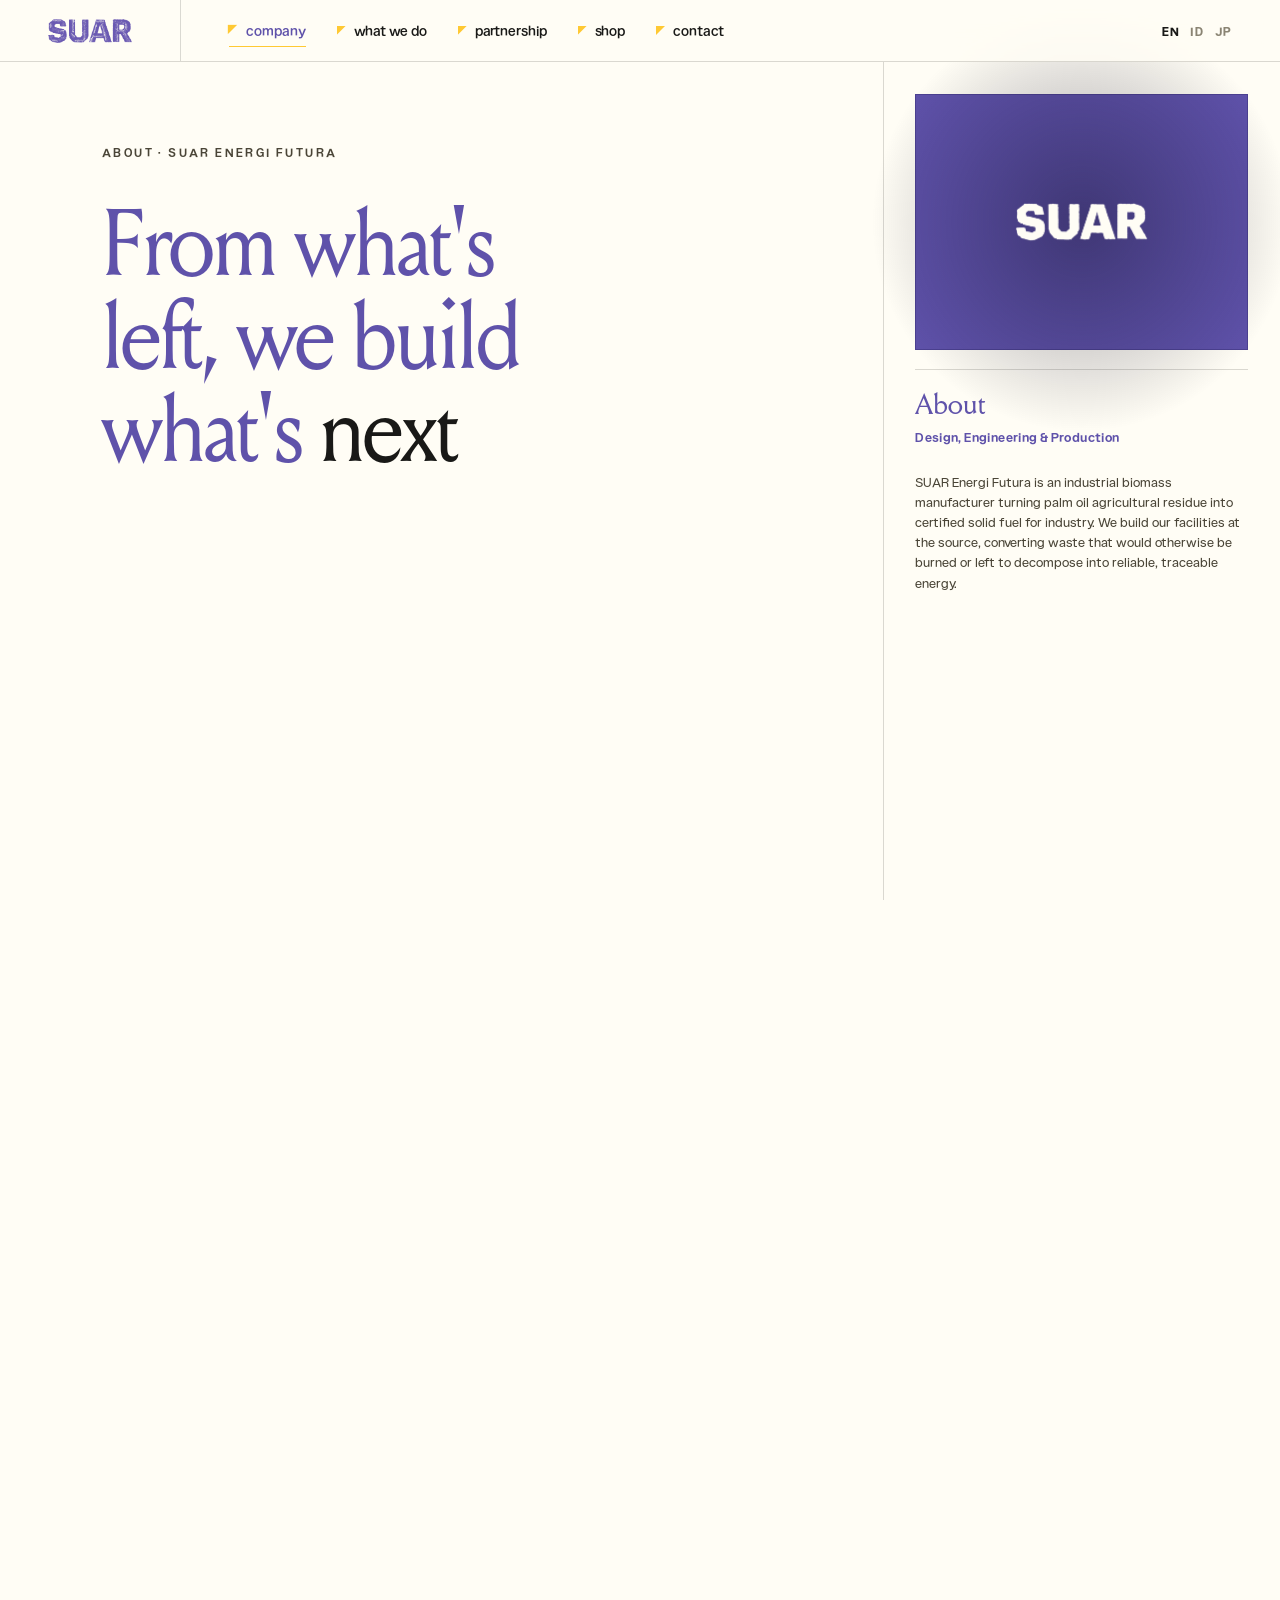
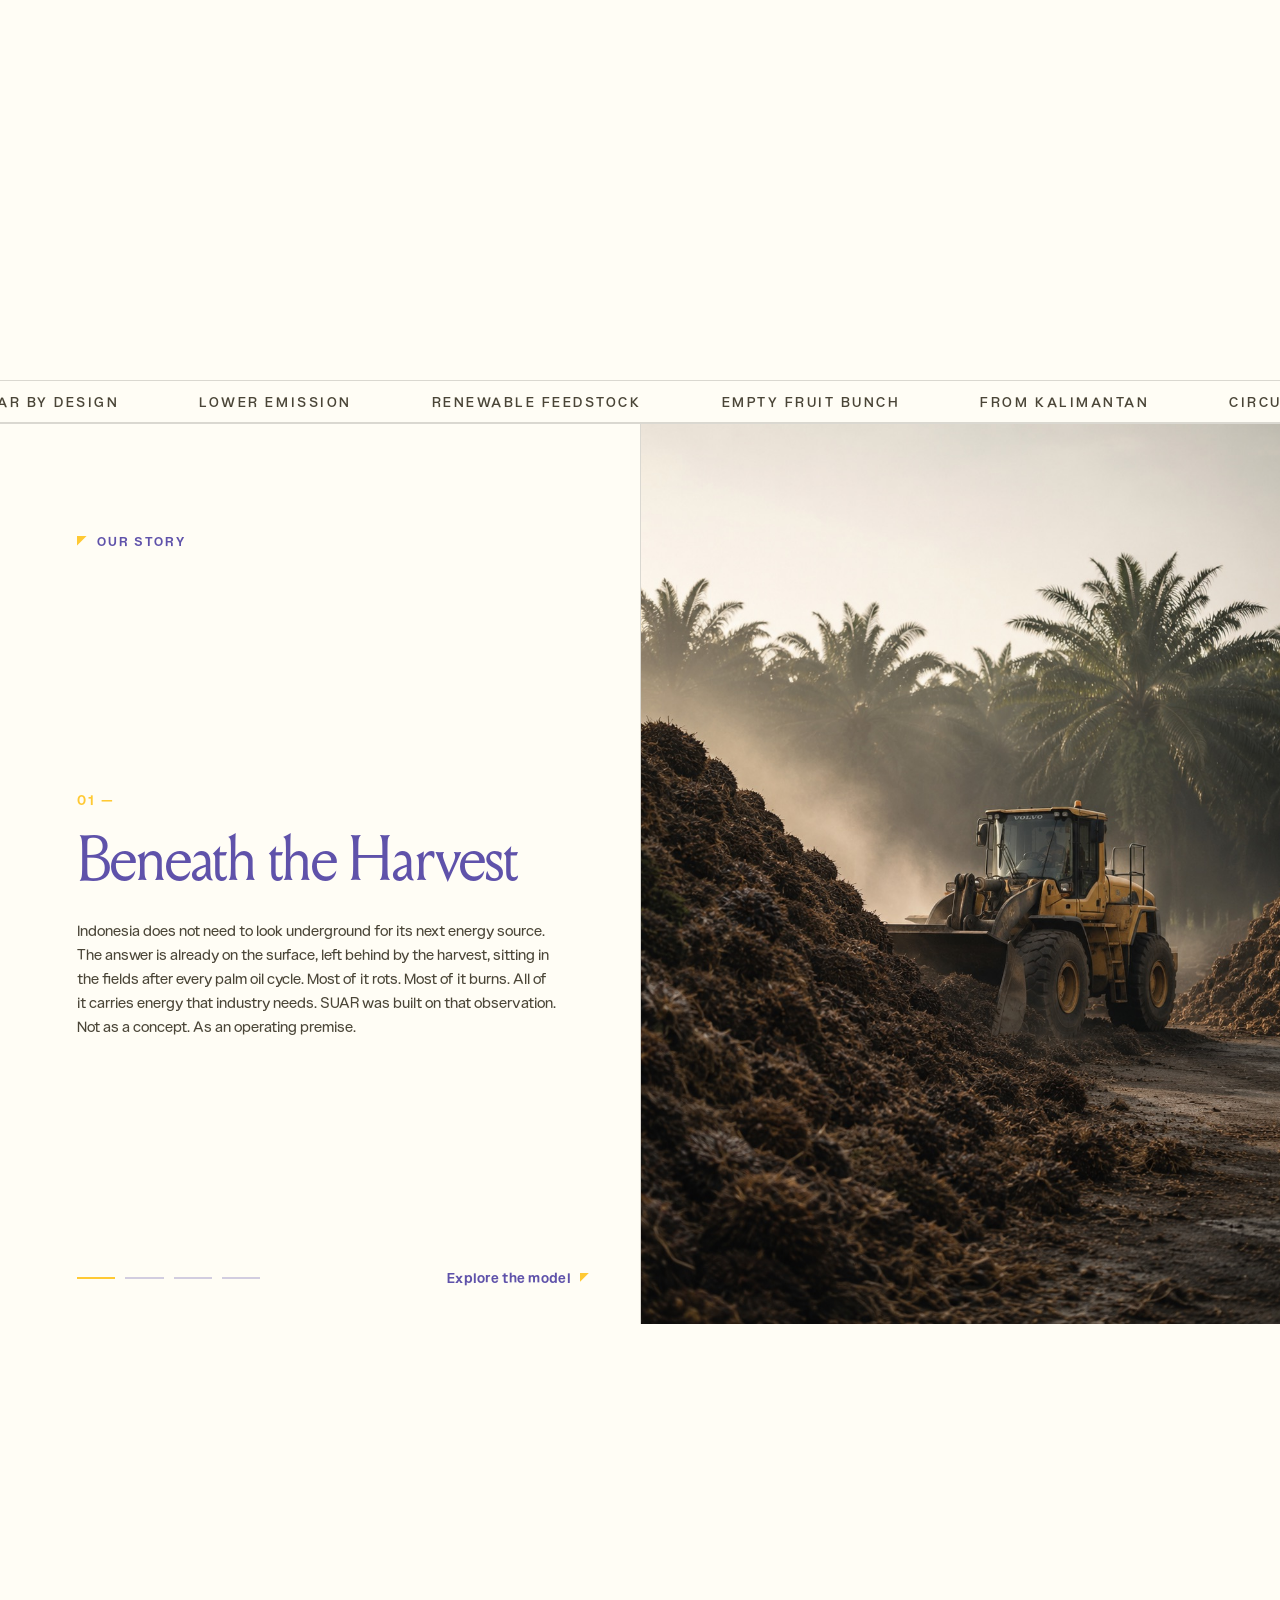
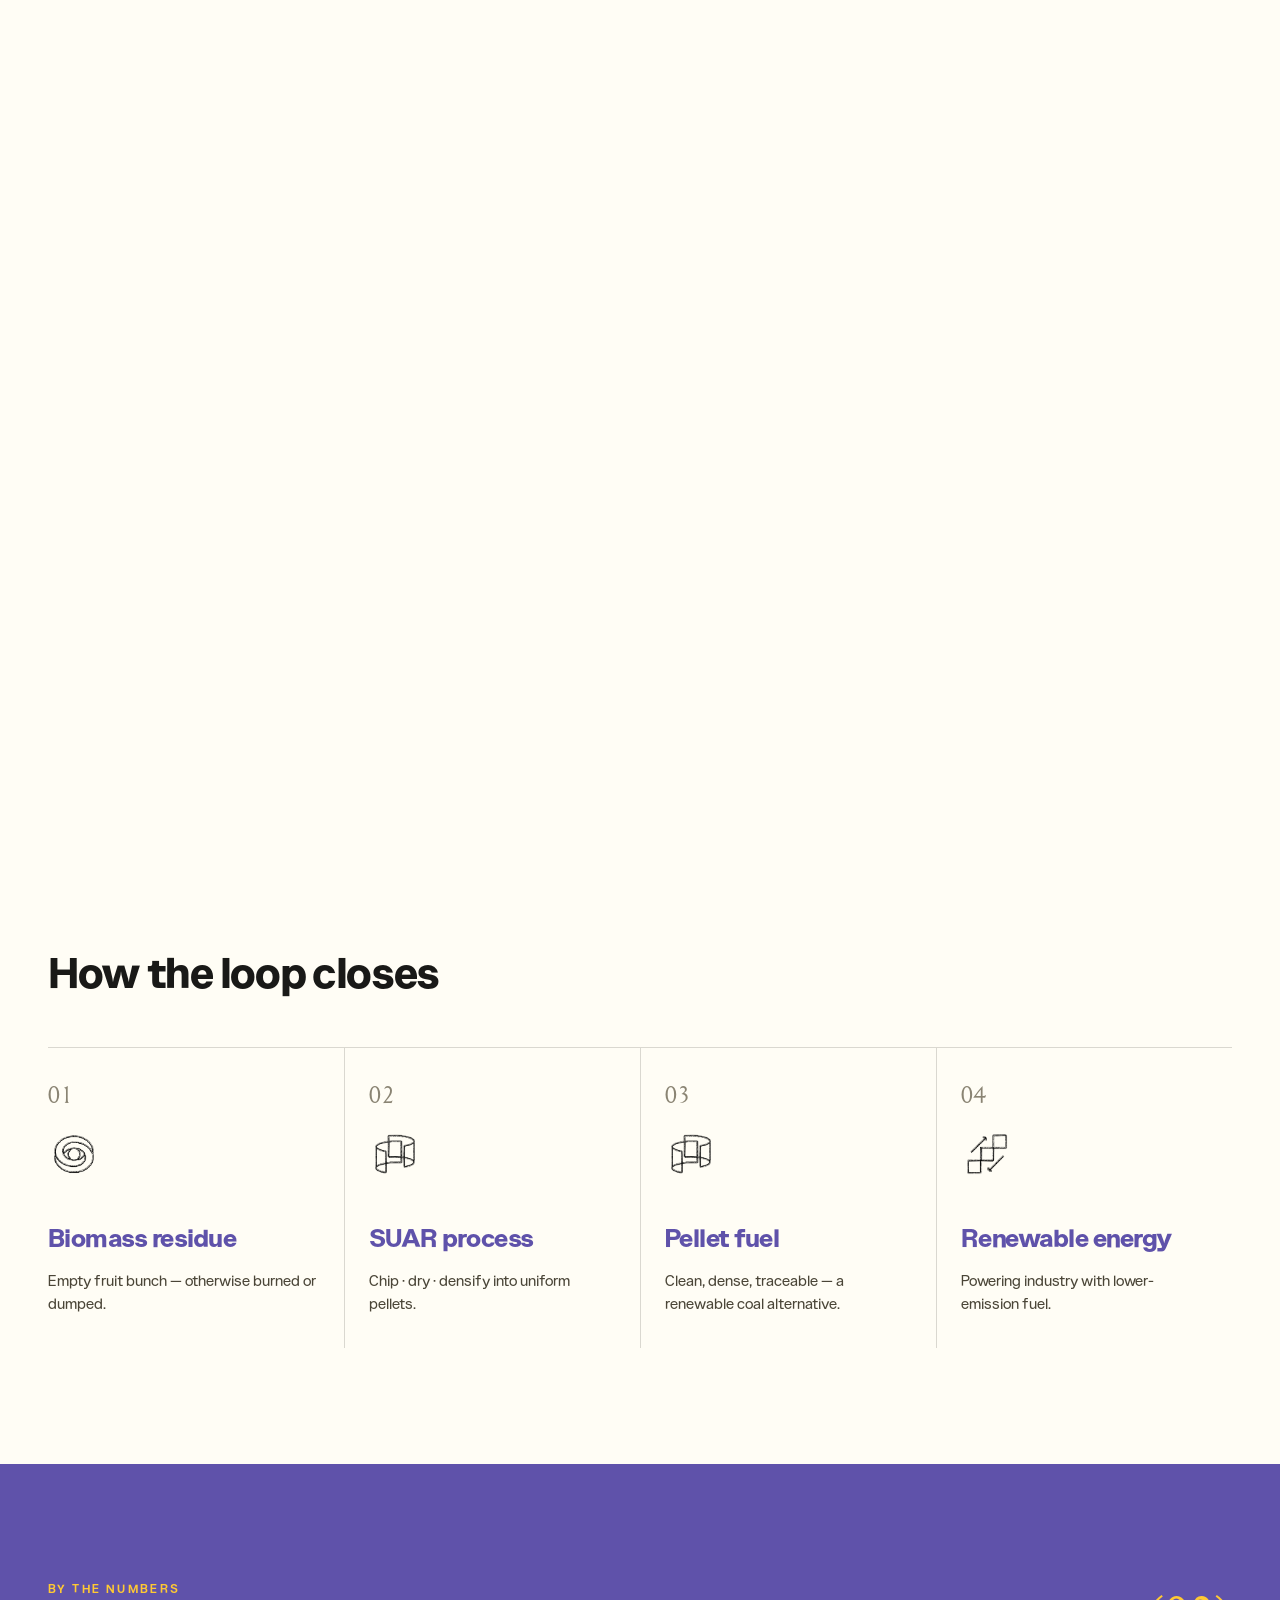
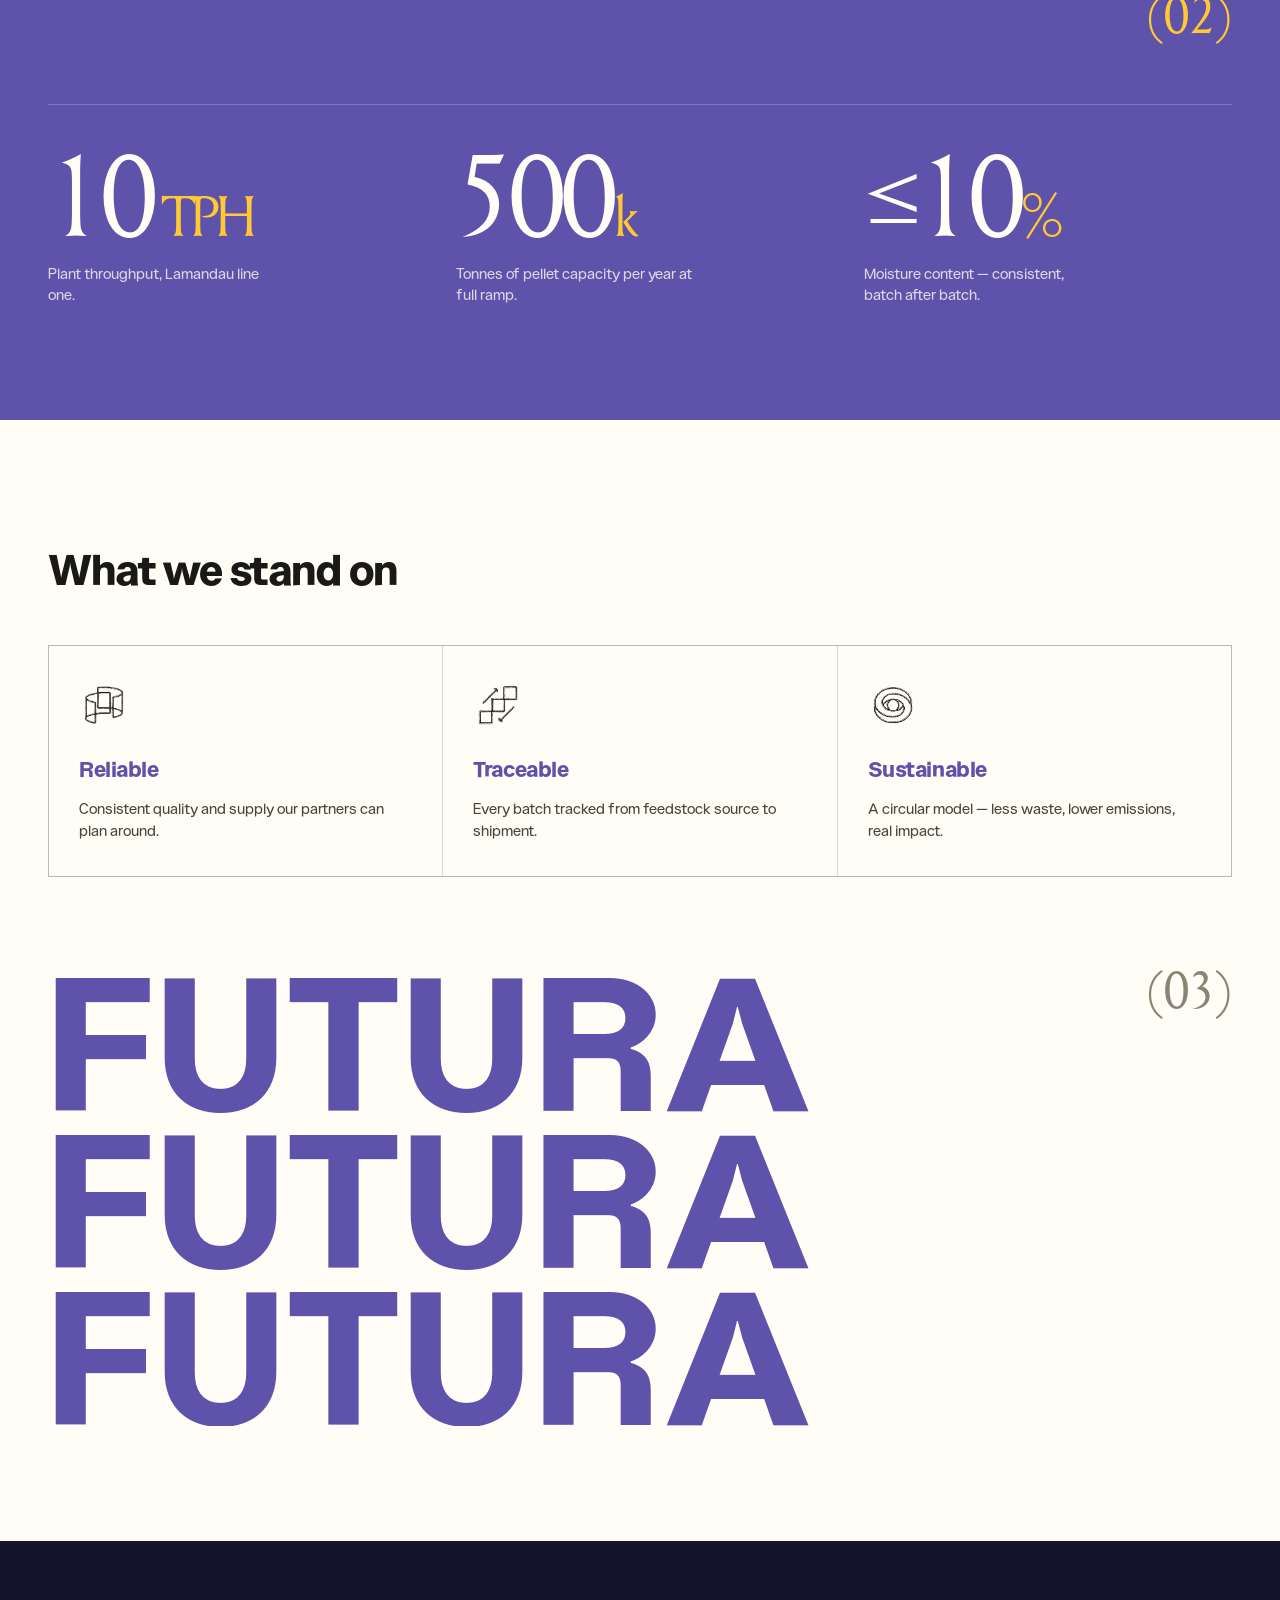
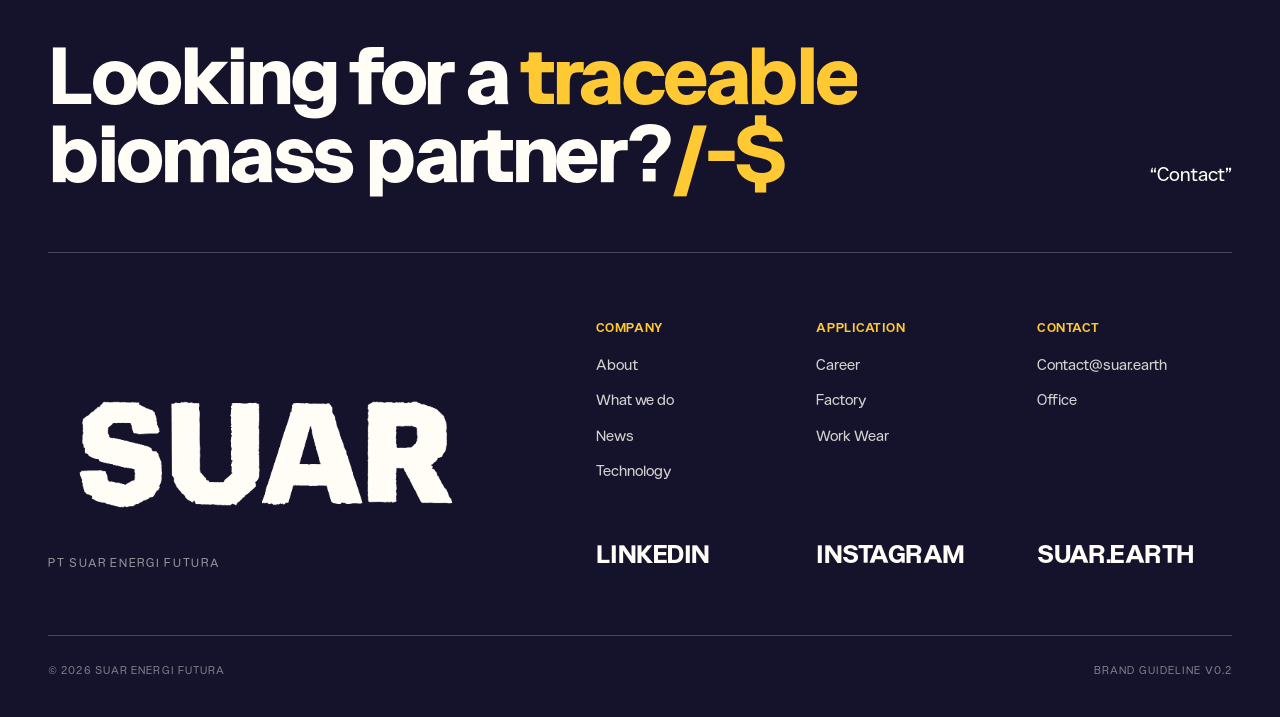
<file: about.html>
<!DOCTYPE html>
<html lang="en"><head>
<meta charset="utf-8">
<title>ENERGI FUTURA</title>
<link rel="canonical" href="https://suar.earth/company.html">
<meta http-equiv="refresh" content="0; url=company.html">
<script>location.replace("company.html");</script>
</head><body>
<p>This page has moved to <a href="company.html">Company</a>.</p>
</body></html>
</file>
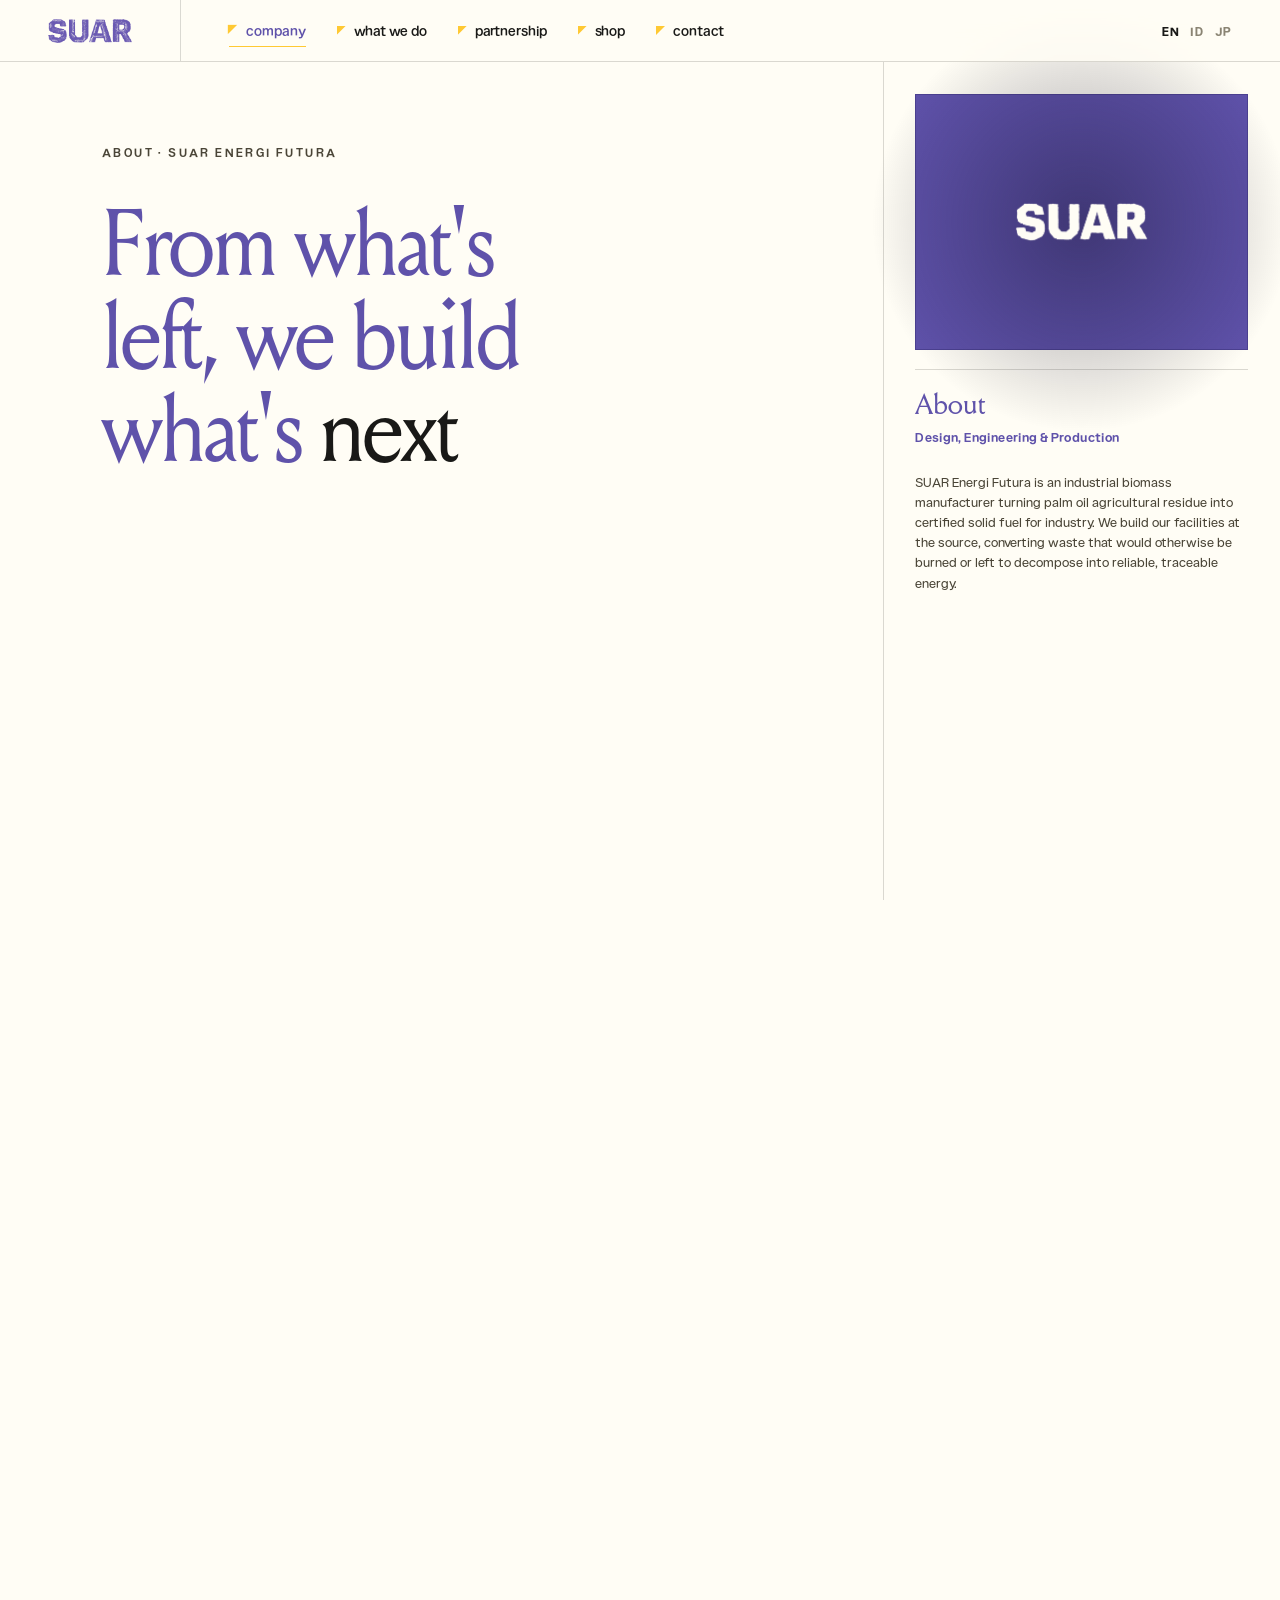
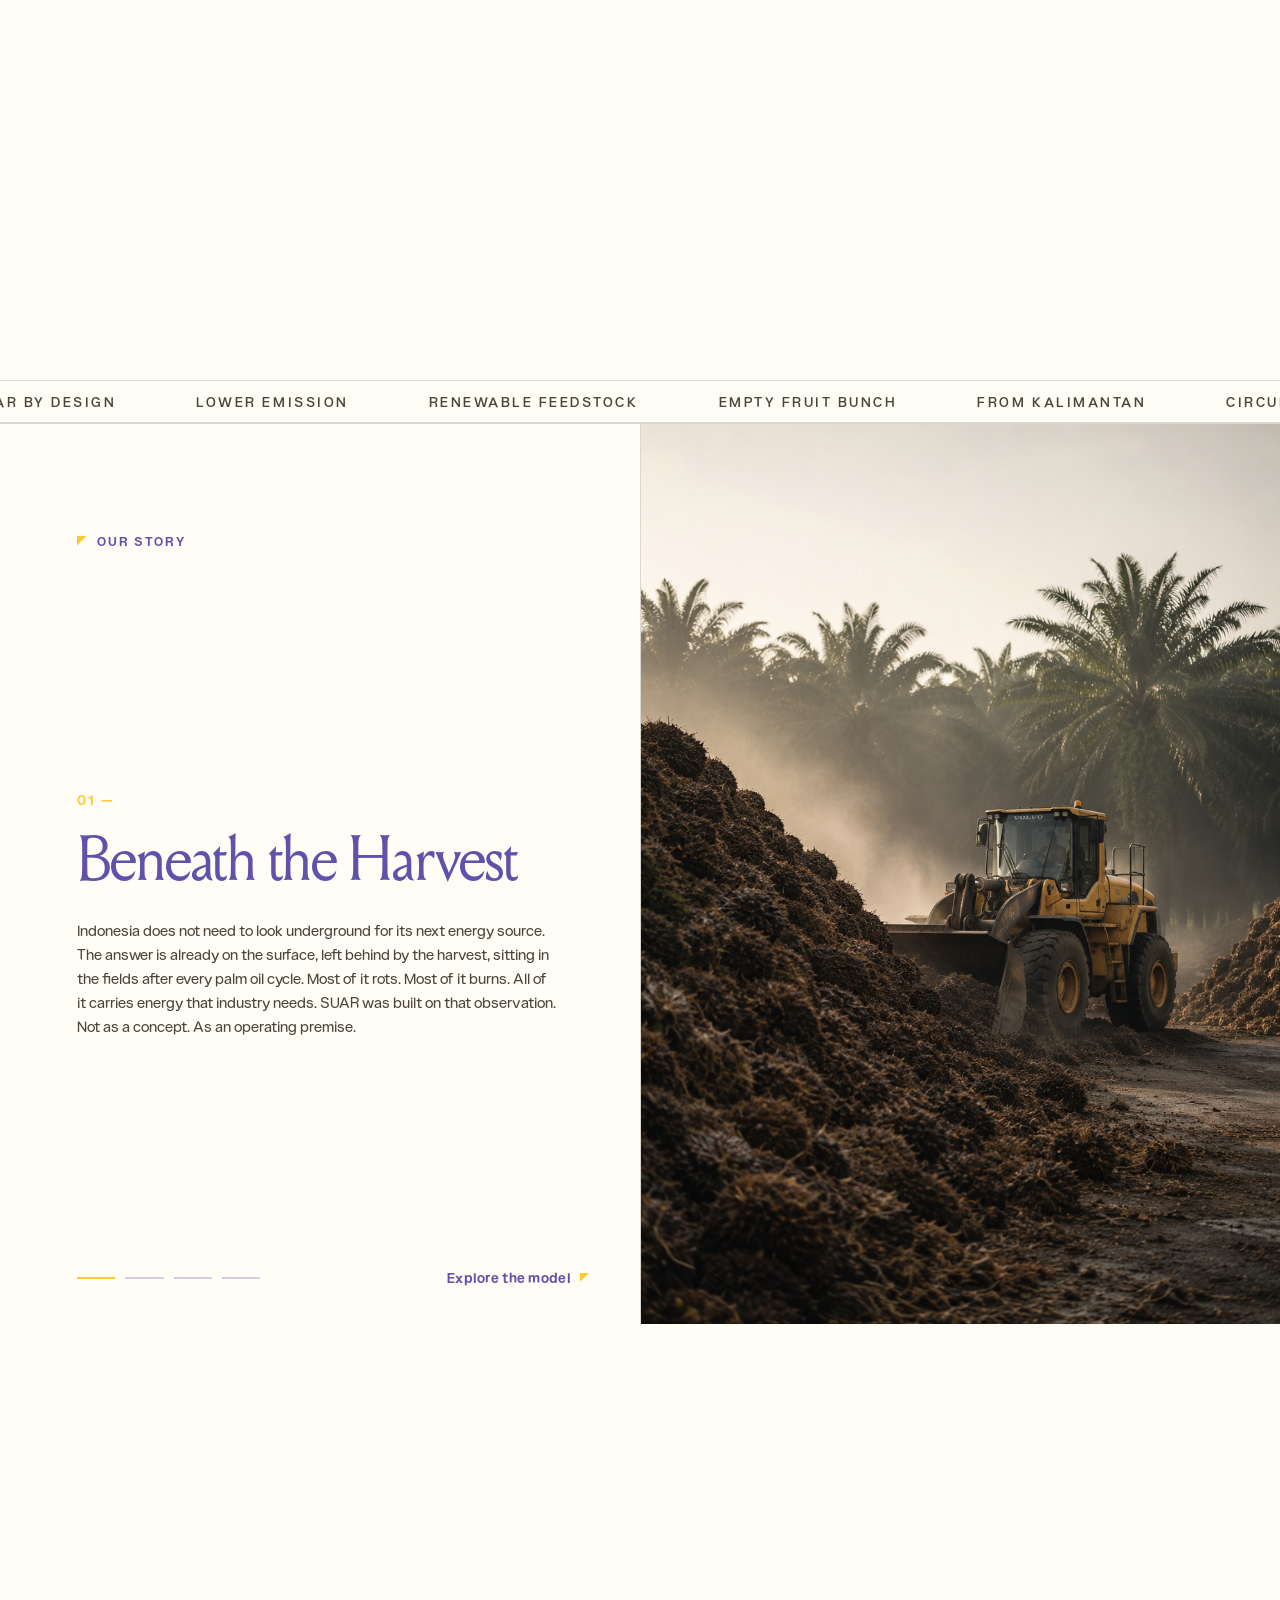
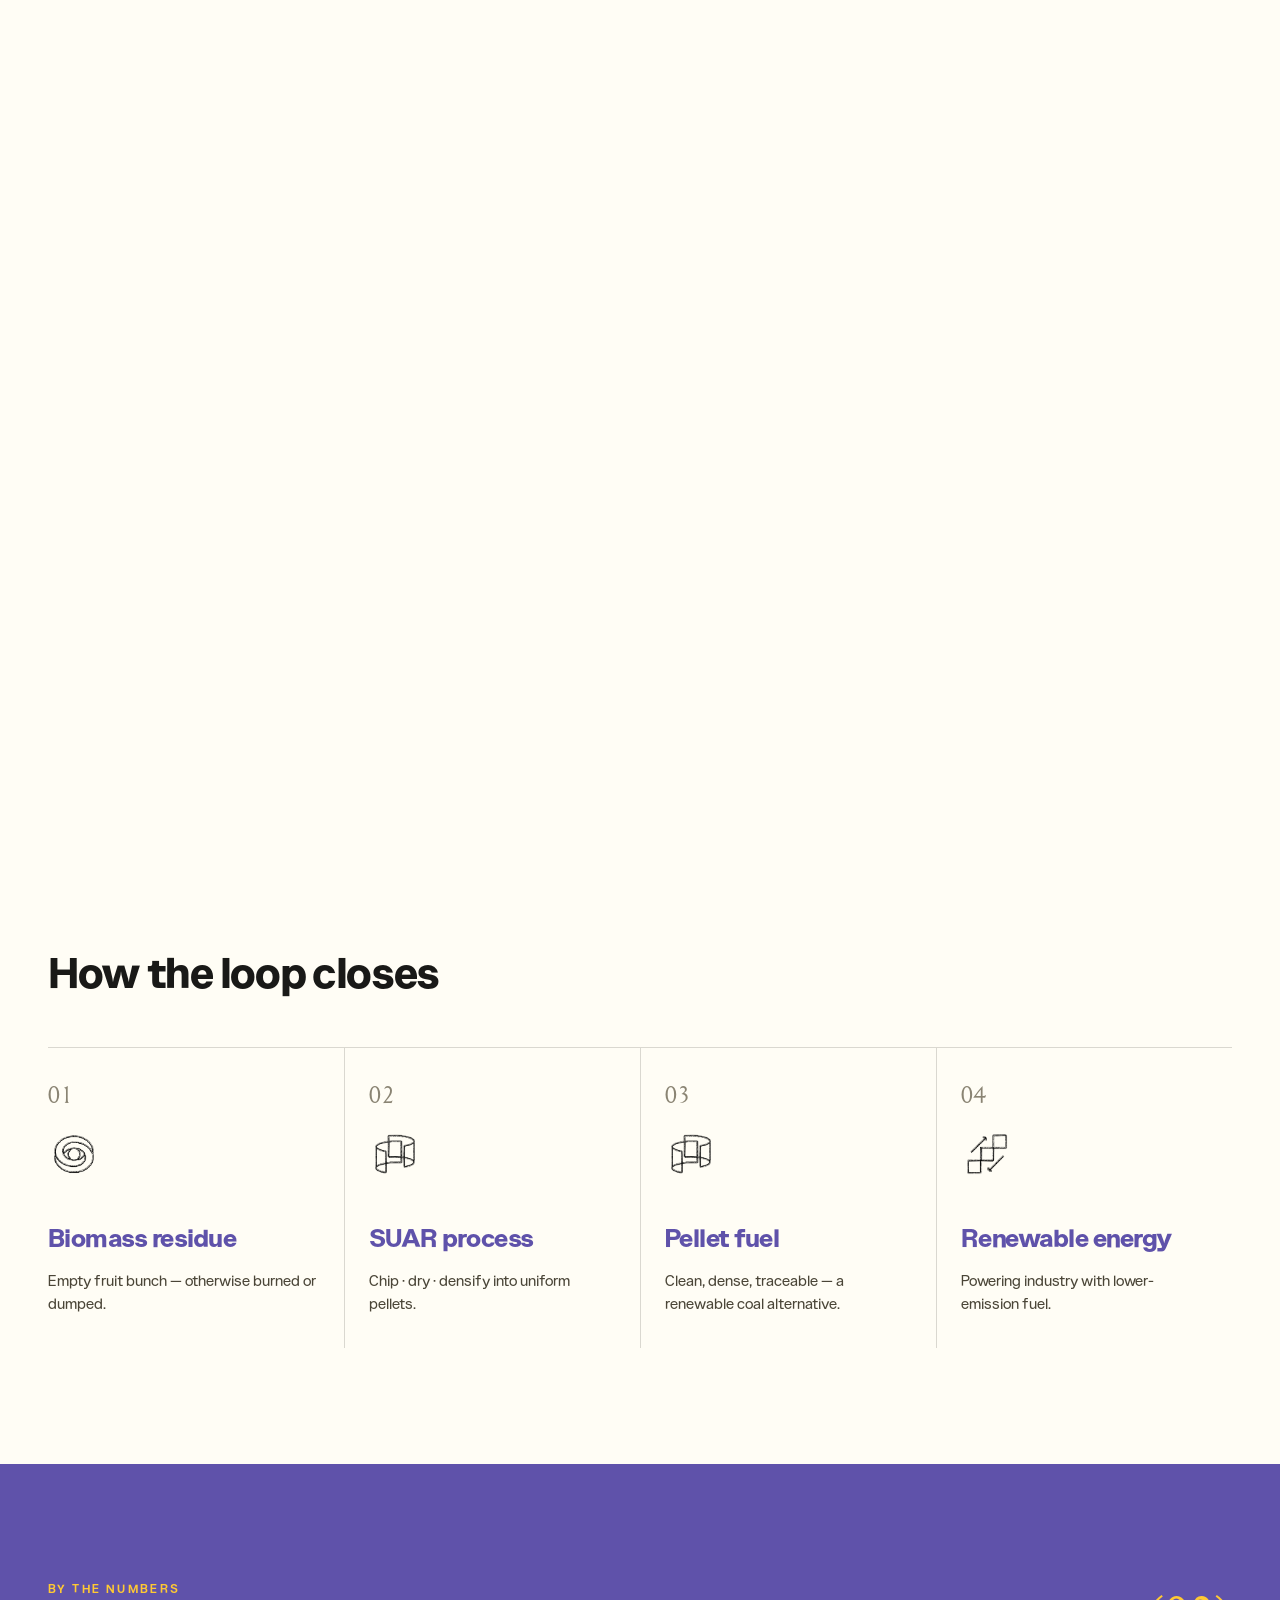
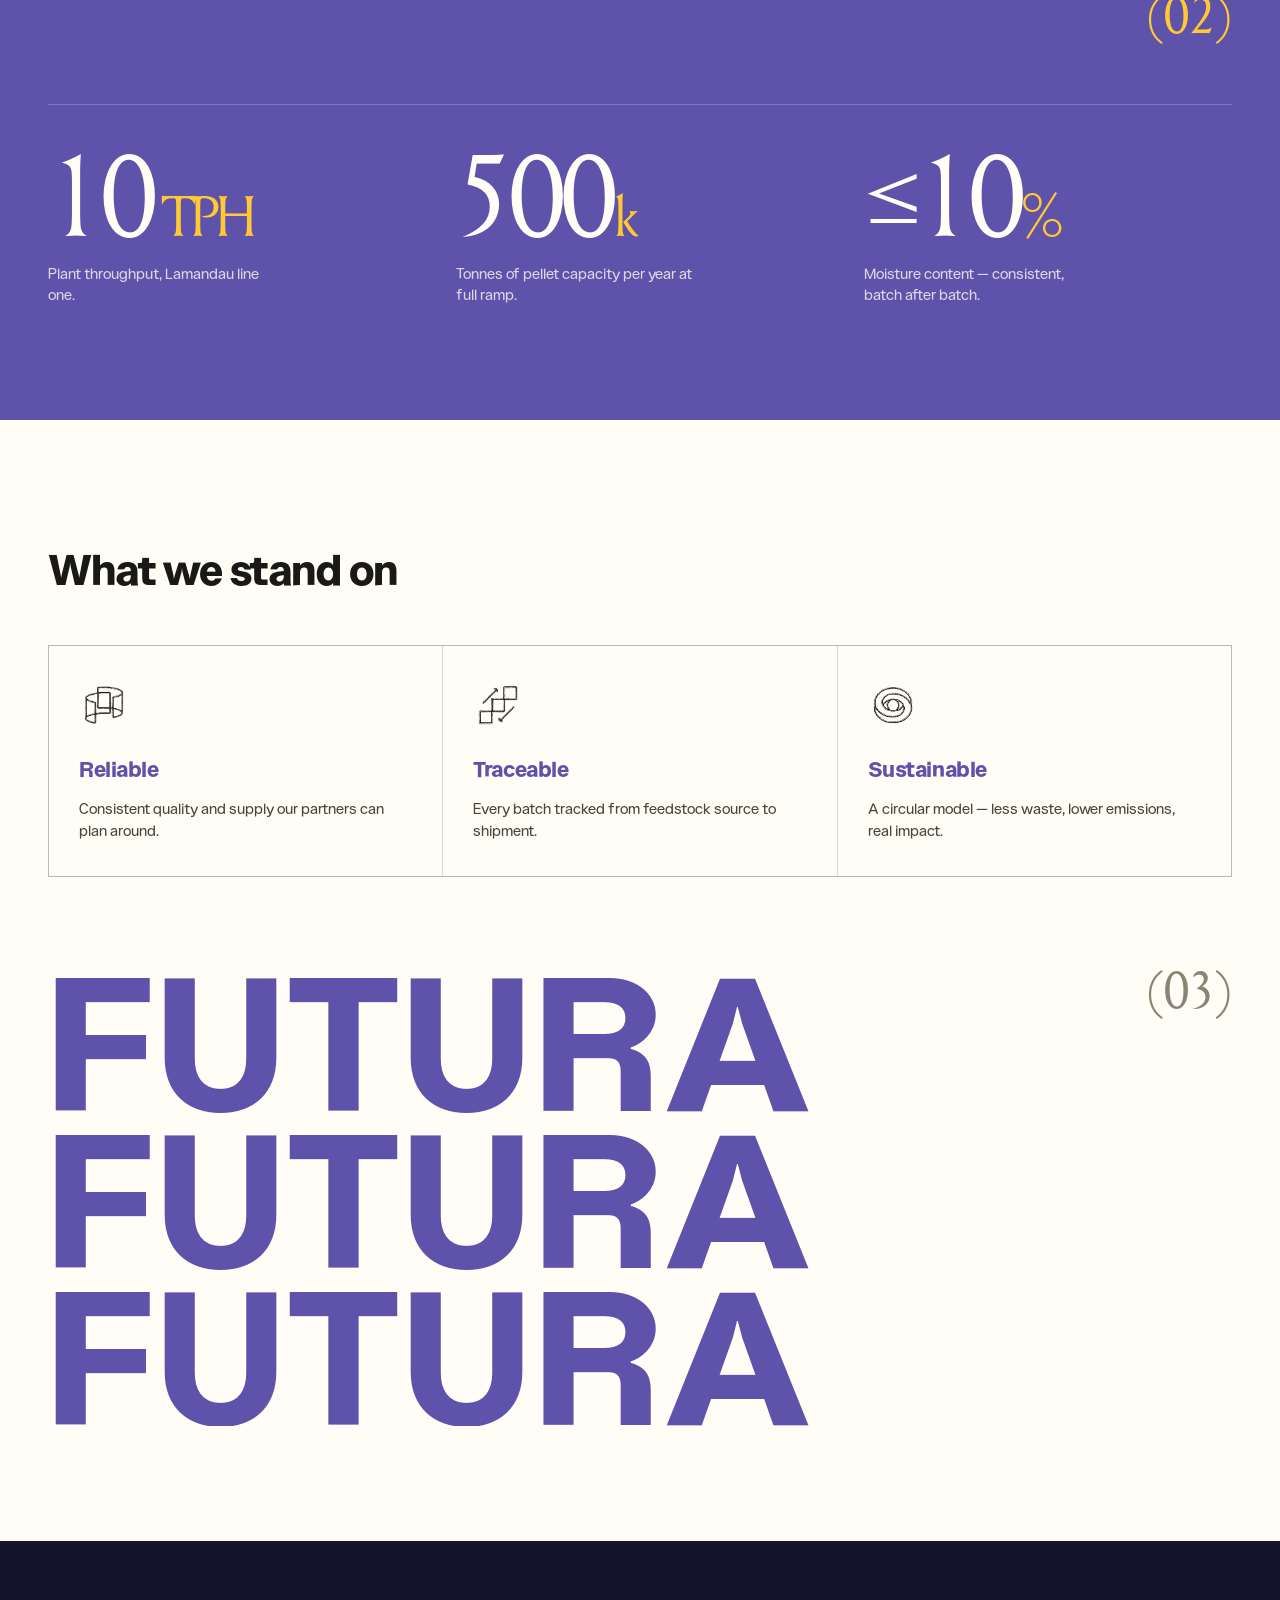
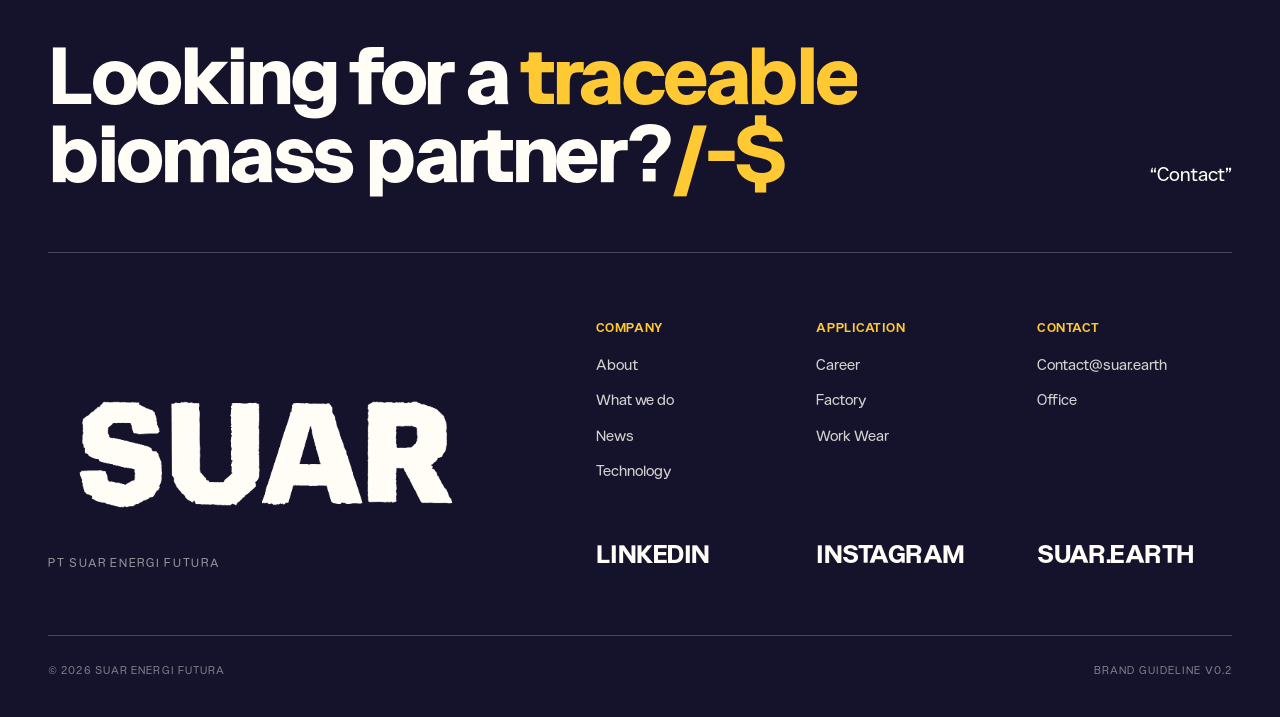
<file: company.html>
<!DOCTYPE html>
<html lang="en"><head>
<meta charset="utf-8">
<template id="__bundler_thumbnail" data-bg-color="#5F52AA">
  <svg viewBox="0 0 1200 800" xmlns="http://www.w3.org/2000/svg">
    <rect width="1200" height="800" fill="#5F52AA"/>
    <text x="600" y="430" font-family="Georgia, serif" font-size="150" font-weight="700" letter-spacing="-6" text-anchor="middle" fill="#FFFDF5">SUAR</text>
    <circle cx="600" cy="520" r="13" fill="#FFC933"/>
  </svg>
</template>
<meta name="viewport" content="width=device-width, initial-scale=1">
<title>ENERGI FUTURA</title>
<meta name="description" content="SUAR Energi Futura turns agricultural biomass residue into renewable pellet energy — a circular model built from what's left behind.">
<link rel="canonical" href="https://suar.earth/company.html">
<link rel="icon" type="image/png" href="favicon.png">
<link rel="stylesheet" href="site.css">
</head>
<body data-nav-page="company.html" class="loading">

<!-- ============ INTRO LOADER ============ -->
<div id="loader" class="loader">
  <div class="loader-mark"><img src="logo-bone.png" alt="SUAR"></div>
  <div class="loader-count"><span>0</span></div>
</div>

<!-- ============ NAV ============ -->
<nav class="nav">
  <a class="brand" href="index.html"><img class="brand-uv" src="logo-uv.png" alt="SUAR"><img class="brand-dark" src="logo-sg.png" alt=""></a>
  <div class="links">
    <a data-page="company.html" href="company.html"><span class="tick">▼</span><span class="lbl">company</span></a>
    <a data-page="what-we-do.html" href="what-we-do.html"><span class="tick">▼</span><span class="lbl">what we do</span></a>
    <a data-page="partnership.html" href="partnership.html"><span class="tick">▼</span><span class="lbl">partnership</span></a>
    <a data-page="shop.html" href="shop.html"><span class="tick">▼</span><span class="lbl">shop</span></a>
    <a data-page="contact.html" href="contact.html"><span class="tick">▼</span><span class="lbl">contact</span></a>
    <span class="lang">
      <button data-lang="en" class="active">EN</button>
      <button data-lang="id">ID</button>
      <button data-lang="ja">JP</button>
    </span>
  </div>
</nav>

<!-- ============ ABOUT HERO → VIDEO TRANSITION (scroll-driven, same page) ============ -->
<!-- State 1 (p=0): about hero (headline + right panel video). State 2 (p=1): full-width
     video banner + "our story". One #vt-video morphs between the two via --p. -->
<section class="video-transition" id="video-transition">
  <div class="vt-stage">

    <!-- State 1 · left headline -->
    <div class="vt-left">
      <span class="eyebrow" data-i18n-en="">About · Suar Energi Futura</span>
      <span class="eyebrow" data-i18n-id="">Tentang · Suar Energi Futura</span><span class="eyebrow" data-i18n-ja="">会社概要 · Suar Energi Futura</span>
      <h1 class="louize">
        <span data-i18n-en="">From what's<br>left, we build<br>what's <em>next</em></span>
        <span data-i18n-id="">Dari yang<br>tersisa, kami<br>bangun yang <em>akan datang</em></span><span data-i18n-ja="">残されたものから、<br>私たちは<br><em>次に来るもの</em>をつくる</span>
      </h1>
    </div>

    <!-- State 1 · right-panel dividers + about text -->
    <div class="vt-vdiv" aria-hidden="true"></div>
    <div class="vt-about1">
      <h2 class="ah-about-title louize">About</h2>
      <span class="ah-about-sub" data-i18n-en="">Design, Engineering &amp; Production</span>
      <span class="ah-about-sub" data-i18n-id="">Desain, Rekayasa &amp; Produksi</span><span class="ah-about-sub" data-i18n-ja="">設計・エンジニアリング・生産</span>
      <p class="ah-about-body">
        <span data-i18n-en="">SUAR Energi Futura is an industrial biomass manufacturer turning palm oil agricultural residue into certified solid fuel for industry. We build our facilities at the source, converting waste that would otherwise be burned or left to decompose into reliable, traceable energy.</span>
        <span data-i18n-id="">SUAR Energi Futura adalah produsen biomassa industrial yang mengubah sisa panen sawit menjadi bahan bakar padat bersertifikat. Kami berdiri tepat di sumbernya — menyulap yang semestinya dibakar atau dibiarkan membusuk menjadi energi yang andal dan bisa ditelusuri.</span><span data-i18n-ja="">SUAR Energi Futuraは、パーム油の農業残さを産業向けの認証済み固形燃料へと変える、産業用バイオマスメーカーです。私たちは源となる場所に施設を築き、本来なら燃やされ、あるいは朽ちるにまかされる廃棄物を、信頼でき追跡可能なエネルギーへと変えていきます。</span>
      </p>
    </div>

    <!-- the single morphing video block -->
    <div class="vt-video" id="vt-video" role="img" aria-label="SUAR biomass montage — pellets, empty fruit bunch fiber, conveyor, warehouse">
      <div class="mv-shot" aria-hidden="true"></div>
      <div class="mv-shot" aria-hidden="true"></div>
      <div class="mv-shot" aria-hidden="true"></div>
      <div class="mv-shot" aria-hidden="true"></div>
      <span class="vt-logo" aria-hidden="true"><img src="logo-bone.png" alt="SUAR"></span>
    </div>

    <!-- State 2 · our story (full-width divider + two columns) -->
    <div class="vt-story">
      <div class="vt-story-inner">
        <div class="vts-head">
          <h2 class="vts-title">our story</h2>
          <span class="vts-sub" data-i18n-en="">Design, Engineering &amp; Production</span>
          <span class="vts-sub" data-i18n-id="">Desain, Rekayasa &amp; Produksi</span><span class="vts-sub" data-i18n-ja="">設計・エンジニアリング・生産</span>
        </div>
        <p class="vts-body">
          <span data-i18n-en="">Powering the future from what&rsquo;s left behind. SUAR turns palm-oil agricultural residue into certified, traceable solid fuel — building circular energy at the source, one batch held to one specification.</span>
          <span data-i18n-id="">Menyalakan masa depan dari yang tersisa. SUAR mengubah sisa panen sawit menjadi bahan bakar padat bersertifikat dan terlacak — merawat energi sirkular di sumbernya, tiap batch setia pada satu spesifikasi.</span><span data-i18n-ja="">残されたものから未来をともす。SUARはパーム油の農業残さを、認証済みで追跡可能な固形燃料へと変えます。源となる場所で循環型のエネルギーを育て、一つひとつのバッチを一つの仕様に忠実に保ちます。</span>
        </p>
      </div>
    </div>

  </div>
</section>

<!-- ============ MARQUEE ============ -->
<div class="marquee">
  <div class="marquee-track">
    <span>Circular by design</span><span>Lower emission</span><span>Renewable feedstock</span><span>Empty fruit bunch</span><span>From Kalimantan</span>
    <span>Circular by design</span><span>Lower emission</span><span>Renewable feedstock</span><span>Empty fruit bunch</span><span>From Kalimantan</span>
  </div>
</div>



<!-- ============ STORY (UV) ============ -->
<!-- ============ OUR STORY · scroll-driven editorial chapters ============ -->
<!-- Sticky full-screen section; scroll drives the active slide. story-scroll.js
     toggles .active on the text slides + slides the right-column images vertically. -->
<section class="story-scroll" id="story-scroll" style="--n:4">
  <div class="ss-stage">
    <div class="ss-grid">

      <!-- LEFT · text -->
      <div class="ss-text">
        <div class="ss-eyebrow">
          <span class="tri" aria-hidden="true"></span>
          <span data-i18n-en="">Our story</span><span data-i18n-id="">Kisah kami</span><span data-i18n-ja="">私たちの物語</span>
        </div>

        <div class="ss-slides">
          <article class="ss-slide active" data-i="0">
            <span class="ss-no">01 —</span>
            <h2 class="ss-title louize" data-i18n-en="">Beneath the Harvest</h2><h2 class="ss-title louize" data-i18n-id="">Di Balik Panen</h2><h2 class="ss-title louize" data-i18n-ja="">収穫の裏側で</h2>
            <p class="ss-desc" data-i18n-en="">Indonesia does not need to look underground for its next energy source. The answer is already on the surface, left behind by the harvest, sitting in the fields after every palm oil cycle. Most of it rots. Most of it burns. All of it carries energy that industry needs. SUAR was built on that observation. Not as a concept. As an operating premise.</p>
            <p class="ss-desc" data-i18n-id="">Kita tak perlu menggali lebih dalam untuk sumber energi berikutnya. Jawabannya sudah ada di permukaan — ditinggalkan panen, tergeletak di ladang tiap kali musim sawit usai. Sebagian membusuk. Sebagian habis dibakar. Padahal semuanya menyimpan energi yang dicari industri. Dari situ SUAR bermula — bukan dari gagasan besar, tapi dari yang tersisa di depan mata.</p><p class="ss-desc" data-i18n-ja="">次のエネルギー源を、地下に探す必要はありません。答えはすでに地表にあります。収穫が残していったもの、パーム油の周期が終わるたびに畑へ横たわるものの中に。その多くは朽ち、その多くは燃やされます。けれど、そのすべてが産業の求めるエネルギーを宿しています。SUARはこの気づきの上に生まれました。概念としてではなく、事業の前提として。</p>
          </article>

          <article class="ss-slide" data-i="1">
            <span class="ss-no">02 —</span>
            <h2 class="ss-title louize" data-i18n-en="">Works on Monday</h2><h2 class="ss-title louize" data-i18n-id="">Bekerja Sejak Senin</h2><h2 class="ss-title louize" data-i18n-ja="">月曜から働く</h2>
            <p class="ss-desc" data-i18n-en="">Renewable energy that cannot meet industrial specification is not a solution. It is a gesture. What manufacturers in textile, chemical, and FMCG need is fuel they can calibrate a boiler around, fuel with consistent heat output, low emissions, and a supply chain they can contract against. That is what we build. The sustainability case follows from the industrial case, not the other way around.</p>
            <p class="ss-desc" data-i18n-id="">Energi terbarukan yang tak sanggup memenuhi spesifikasi industri bukanlah jawaban — cuma isyarat baik. Yang dibutuhkan pabrik tekstil, kimia, dan FMCG adalah bahan bakar yang bisa dikalibrasi ke boiler mereka: panas yang konsisten, emisi yang rendah, pasokan yang bisa dijanjikan hitam di atas putih. Itu yang kami kerjakan. Kisah keberlanjutan datang setelahnya — setelah kisah industrinya lebih dulu masuk akal.</p><p class="ss-desc" data-i18n-ja="">産業の仕様を満たせない再生可能エネルギーは、解決策ではありません。ただの身ぶりです。繊維・化学・日用消費財のメーカーが必要とするのは、ボイラーを合わせ込める燃料。安定した発熱量、低い排出、そして契約で結べる供給です。私たちがつくるのは、まさにそれです。サステナビリティの物語は、産業としての物語が筋の通ったあとにこそ続きます。逆ではありません。</p>
          </article>

          <article class="ss-slide" data-i="2">
            <span class="ss-no">03 —</span>
            <h2 class="ss-title louize" data-i18n-en="">Close the Loop</h2><h2 class="ss-title louize" data-i18n-id="">Tutup Lingkarnya</h2><h2 class="ss-title louize" data-i18n-ja="">環を閉じる</h2>
            <p class="ss-desc" data-i18n-en="">We do not source from afar. We build at the origin, inside mill complexes, where the feedstock is already concentrated and the logistics cost disappears. Every facility we commission is designed to process what is already there. That is not an efficiency choice. It is the whole model. Waste becomes feedstock. Disposal cost becomes fuel supply. The loop closes at the source.</p>
            <p class="ss-desc" data-i18n-id="">Kami tak memasok dari kejauhan. Kami berdiri tepat di sumbernya, di dalam kompleks pabrik, tempat bahan baku sudah menumpuk dan ongkos logistik menghilang. Tiap fasilitas kami dirancang mengolah apa yang sudah ada di sana. Ini bukan sekadar hemat — ini keseluruhan modelnya. Limbah berubah jadi bahan baku. Biaya buang berubah jadi pasokan. Lingkar itu menutup, di tempat ia bermula.</p><p class="ss-desc" data-i18n-ja="">私たちは遠くから調達しません。原料がすでに積み上がり、物流コストが消える工場の敷地の中、その源に築きます。私たちが立ち上げる施設は、すべてそこにあるものを処理するよう設計されています。これは効率のための選択ではなく、モデルそのものです。廃棄物が原料になり、処理コストが燃料供給になる。環は、それが始まった場所で閉じます。</p>
          </article>

          <article class="ss-slide" data-i="3">
            <span class="ss-no">04 —</span>
            <h2 class="ss-title louize" data-i18n-en="">Always an Energy Story</h2><h2 class="ss-title louize" data-i18n-id="">Selalu Kisah Energi</h2><h2 class="ss-title louize" data-i18n-ja="">いつでもエネルギーの物語</h2>
            <p class="ss-desc" data-i18n-en="">Indonesia is one of the world's largest agricultural producers. That scale has always been framed as a resource story. We think it is also an energy story. A country that generates this much residue from its harvests does not need to extract more from the earth to power its industry. It needs to build the infrastructure to use what it already produces. That infrastructure is what SUAR is building.</p>
            <p class="ss-desc" data-i18n-id="">Indonesia salah satu penghasil pertanian terbesar di dunia. Skala itu selalu diceritakan sebagai kisah sumber daya. Kami membacanya juga sebagai kisah energi. Negeri yang menyisakan panen sebanyak ini tak perlu mengeruk lebih dalam dari bumi untuk menyalakan industrinya — ia hanya perlu membangun jalan untuk memakai apa yang sudah ada. Jalan itulah yang sedang SUAR bangun.</p><p class="ss-desc" data-i18n-ja="">インドネシアは世界有数の農業生産国です。その規模は、これまで常に資源の物語として語られてきました。私たちは、それをエネルギーの物語でもあると考えます。これほど多くの残さを収穫から生む国は、産業を動かすために地からさらに掘り出す必要はありません。すでに生み出しているものを使うための基盤を築けばいい。その基盤こそ、SUARが築いているものです。</p>
          </article>
        </div>

        <div class="ss-foot">
          <div class="ss-pager" role="tablist" aria-label="Story chapters">
            <button class="ss-dot active" type="button" data-go="0" aria-label="Chapter 1"></button>
            <button class="ss-dot" type="button" data-go="1" aria-label="Chapter 2"></button>
            <button class="ss-dot" type="button" data-go="2" aria-label="Chapter 3"></button>
            <button class="ss-dot" type="button" data-go="3" aria-label="Chapter 4"></button>
          </div>
          <a class="ss-link" href="what-we-do.html">
            <span data-i18n-en="">Explore the model</span><span data-i18n-id="">Jelajahi modelnya</span><span data-i18n-ja="">モデルを見る</span>
            <span class="tri" aria-hidden="true"></span>
          </a>
        </div>
      </div>

      <!-- RIGHT · media (vertical image transition). Replace placeholder paths later. -->
      <div class="ss-media">
        <figure class="ss-img" data-i="0"><span class="ss-img-label">01</span><img src="images/story-harvest.jpg" alt="" onerror="this.style.display='none'"></figure>
        <figure class="ss-img" data-i="1"><span class="ss-img-label">02</span><img src="images/story-lab.jpg" alt="" onerror="this.style.display='none'"></figure>
        <figure class="ss-img" data-i="2"><span class="ss-img-label">03</span><img src="images/story-factory.jpg" alt="" onerror="this.style.display='none'"></figure>
        <figure class="ss-img" data-i="3"><span class="ss-img-label">04</span><img src="images/story-earth.jpg" alt="" onerror="this.style.display='none'"></figure>
      </div>

    </div>
  </div>
</section>

<!-- ============ THE LOOP ============ -->
<section class="section model">
  <div class="wrap">
    <h2 class="model-title reveal">
      <span data-i18n-en="">How the loop closes</span>
      <span data-i18n-id="">Bagaimana siklus tertutup</span><span data-i18n-ja="">環が閉じるまで</span>
    </h2>
    <div class="loop">
      <article class="node reveal">
        <span class="n mono">01</span>
        <img class="val-ico" src="ico-sustainable.png" alt="">
        <h3 data-i18n-en="">Biomass residue</h3><h3 data-i18n-id="">Residu biomassa</h3><h3 data-i18n-ja="">バイオマス残さ</h3>
        <p data-i18n-en="">Empty fruit bunch — otherwise burned or dumped.</p>
        <p data-i18n-id="">Tandan kosong — yang biasa dibakar atau dibiarkan begitu saja.</p><p data-i18n-ja="">空果房。ふだんは燃やされ、あるいはそのまま放っておかれるもの。</p>
      </article>
      <article class="node reveal d1">
        <span class="n mono">02</span>
        <img class="val-ico" src="ico-reliable.png" alt="">
        <h3 data-i18n-en="">SUAR process</h3><h3 data-i18n-id="">Proses SUAR</h3><h3 data-i18n-ja="">SUARのプロセス</h3>
        <p data-i18n-en="">Chip · dry · densify into uniform pellets.</p>
        <p data-i18n-id="">Cacah · keringkan · padatkan jadi pelet seragam.</p><p data-i18n-ja="">砕く · 乾かす · 均一なペレットへ固める。</p>
      </article>
      <article class="node reveal d2">
        <span class="n mono">03</span>
        <img class="val-ico" src="ico-reliable.png" alt="">
        <h3 data-i18n-en="">Pellet fuel</h3><h3 data-i18n-id="">Bahan bakar pelet</h3><h3 data-i18n-ja="">ペレット燃料</h3>
        <p data-i18n-en="">Clean, dense, traceable — a renewable coal alternative.</p>
        <p data-i18n-id="">Bersih, padat, terlacak — alternatif terbarukan batu bara.</p><p data-i18n-ja="">クリーンで、密度が高く、追跡可能。石炭に代わる再生可能な選択肢。</p>
      </article>
      <article class="node reveal d3">
        <span class="n mono">04</span>
        <img class="val-ico" src="ico-traceable.png" alt="">
        <h3 data-i18n-en="">Renewable energy</h3><h3 data-i18n-id="">Energi terbarukan</h3><h3 data-i18n-ja="">再生可能エネルギー</h3>
        <p data-i18n-en="">Powering industry with lower-emission fuel.</p>
        <p data-i18n-id="">Menyalakan industri dengan bahan bakar rendah emisi.</p><p data-i18n-ja="">より低排出の燃料で産業をともす。</p>
      </article>
    </div>
  </div>
</section>

<!-- ============ STATS (UV) ============ -->
<section class="section stats uv-bg" data-nav-dark="">
  <div class="wrap">
    <div class="cap-head reveal">
      <span class="eyebrow" style="color:var(--sg)" data-i18n-en="">By the numbers</span>
      <span class="eyebrow" style="color:var(--sg)" data-i18n-id="">Dalam angka</span><span class="eyebrow" style="color:var(--sg)" data-i18n-ja="">数字で見る</span>
      <div class="section-num" style="color:var(--sg);font-size:clamp(28px,4vw,56px)">(02)</div>
    </div>
    <div class="stats-band reveal d1">
      <div class="stat">
        <div class="num louize">10<em> TPH</em></div>
        <div class="lbl" data-i18n-en="">Plant throughput, Lamandau line one.</div>
        <div class="lbl" data-i18n-id="">Kapasitas pabrik, lini satu Lamandau.</div><div class="lbl" data-i18n-ja="">工場処理能力、ラマンダウ第一ライン。</div>
      </div>
      <div class="stat">
        <div class="num louize">500<em>k</em></div>
        <div class="lbl" data-i18n-en="">Tonnes of pellet capacity per year at full ramp.</div>
        <div class="lbl" data-i18n-id="">Ton kapasitas pelet per tahun pada kapasitas penuh.</div><div class="lbl" data-i18n-ja="">フル稼働時の年間ペレット生産能力（トン）。</div>
      </div>
      <div class="stat">
        <div class="num louize">≤10<em>%</em></div>
        <div class="lbl" data-i18n-en="">Moisture content — consistent, batch after batch.</div>
        <div class="lbl" data-i18n-id="">Kadar air — konsisten, dari batch ke batch.</div><div class="lbl" data-i18n-ja="">含水率。バッチごとに安定。</div>
      </div>
    </div>
  </div>
</section>

<!-- ============ VALUES ============ -->
<section class="section values">
  <div class="wrap">
    <h2 class="model-title reveal">
      <span data-i18n-en="">What we stand on</span>
      <span data-i18n-id="">Nilai yang kami pegang</span><span data-i18n-ja="">私たちが大切にするもの</span>
    </h2>
    <div class="values-grid reveal d1">
      <div class="v">
        <img class="val-ico" src="ico-reliable.png" alt="">
        <h3 data-i18n-en="">Reliable</h3><h3 data-i18n-id="">Andal</h3><h3 data-i18n-ja="">信頼できる</h3>
        <p data-i18n-en="">Consistent quality and supply our partners can plan around.</p>
        <p data-i18n-id="">Mutu dan pasokan yang tetap — sesuatu yang bisa mitra kami sandari.</p><p data-i18n-ja="">パートナーが計画の拠りどころにできる、一定の品質と供給。</p>
      </div>
      <div class="v">
        <img class="val-ico" src="ico-traceable.png" alt="">
        <h3 data-i18n-en="">Traceable</h3><h3 data-i18n-id="">Terlacak</h3><h3 data-i18n-ja="">追跡可能</h3>
        <p data-i18n-en="">Every batch tracked from feedstock source to shipment.</p>
        <p data-i18n-id="">Tiap batch bisa ditelusuri, dari ladang asalnya sampai ke tangan pengirim.</p><p data-i18n-ja="">どのバッチも、原料の源から出荷までたどれます。</p>
      </div>
      <div class="v">
        <img class="val-ico" src="ico-sustainable.png" alt="">
        <h3 data-i18n-en="">Sustainable</h3><h3 data-i18n-id="">Berkelanjutan</h3><h3 data-i18n-ja="">持続可能</h3>
        <p data-i18n-en="">A circular model — less waste, lower emissions, real impact.</p>
        <p data-i18n-id="">Model sirkular — lebih sedikit yang terbuang, lebih rendah emisi, lebih nyata dampaknya.</p><p data-i18n-ja="">循環型のモデル。廃棄はより少なく、排出はより低く、そして確かな変化を。</p>
      </div>
    </div>
    <div class="bigword-row" style="margin-top:clamp(40px,6vw,90px)">
      <div class="bigword clipword"><span data-i18n-en="">FUTURA</span><span data-i18n-id="">FUTURA</span><span data-i18n-ja="">FUTURA</span></div>
      <div class="section-num" style="font-size:clamp(28px,4vw,56px)">(03)</div>
    </div>
  </div>
</section>

<!-- ============ FOOTER ============ -->
<footer class="footer" data-nav-dark="">
  <div class="footer-inner">
    <div class="footer-cta">
      <h2 class="fc-head">
        <span data-i18n-en="">Looking for a <span class="fc-rotate" data-words="reliable, traceable, sustainable, consistent, certified">reliable</span><br>biomass partner?<span class="fc-glyph">/-$</span></span>
        <span data-i18n-id="">Mencari mitra biomassa<br>yang <span class="fc-rotate" data-words="andal, terlacak, lestari, konsisten, tepat">andal</span>?<span class="fc-glyph">/-$</span></span><span data-i18n-ja=""><span class="fc-rotate" data-words="信頼できる, 追跡できる, 持続可能な, 安定した, 認証された">信頼できる</span>バイオマスの<br>パートナーをお探しですか？<span class="fc-glyph">/-$</span></span>
      </h2>
      <a class="fc-contact" href="contact.html">&ldquo;Contact&rdquo;</a>
    </div>

    <div class="footer-main">
      <div class="fm-brand">
        <img src="logo-bone.png" alt="SUAR">
        <span class="fm-sub">PT SUAR ENERGI FUTURA</span>
      </div>
      <div class="fm-right">
        <div class="fm-cols">
          <div class="fm-col">
            <h4 data-i18n-en="">Company</h4><h4 data-i18n-id="">Perusahaan</h4><h4 data-i18n-ja="">会社概要</h4>
            <a href="company.html">About</a>
            <a href="what-we-do.html">What we do</a>
            <a href="news.html">News</a>
            <a href="#">Technology</a>
          </div>
          <div class="fm-col">
            <h4 data-i18n-en="">Application</h4><h4 data-i18n-id="">Aplikasi</h4><h4 data-i18n-ja="">活用</h4>
            <a href="#">Career</a>
            <a href="#">Factory</a>
            <a href="#">Work Wear</a>
          </div>
          <div class="fm-col">
            <h4 data-i18n-en="">Contact</h4><h4 data-i18n-id="">Kontak</h4><h4 data-i18n-ja="">お問い合わせ</h4>
            <a href="mailto:contact@suar.earth">Contact@suar.earth</a>
            <a href="contact.html">Office</a>
          </div>
        </div>
        <div class="footer-social">
          <a href="https://id.linkedin.com/company/suar-energi" target="_blank" rel="noopener">LINKEDIN</a>
          <a href="https://www.instagram.com/suar_energi" target="_blank" rel="noopener">INSTAGRAM</a>
          <a href="https://suar.earth" target="_blank" rel="noopener">SUAR.EARTH</a>
        </div>
      </div>
    </div>

    <div class="footer-bottom">
      <span>© 2026 SUAR Energi Futura</span>
      <span>Brand Guideline v0.2</span>
    </div>
  </div>
</footer>

<script src="web-home.js"></script>
<script src="atoll-fx.js"></script>
<script src="about-transition.js"></script>
<script src="story-scroll.js"></script>

<style>
/* ===== ABOUT-specific ===== */
/* ===== ABOUT HERO → VIDEO TRANSITION (scroll-pinned morph) =====
   One #vt-video interpolates from the right-panel rect (p=0) to a full-width
   banner (p=1); headline/about fade out, "our story" fades in. All via --p. */
.video-transition {
  --grid-line-color: var(--hair);
  --page-inset: 32px;                   /* one consistent inset for video + our story + divider */
  --pad: var(--page-inset);             /* panel/video inset (same value everywhere) */
  --indent: clamp(40px,8vw,140px);      /* headline left indent (state 1 only) */
  --vh1: 20vw;                          /* video height, state 1 */
  --vh2: clamp(360px,52vh,520px);       /* video height, state 2 (banner) */
  --p:0; position:relative; height:220vh; background:var(--bn);
}
.vt-stage { position:sticky; top:0; height:100vh; overflow:hidden; background:var(--bn); }

/* State 1 · headline (fades + lifts out) */
.vt-left { position:absolute; top:calc(var(--nav-h) + clamp(44px,9vh,100px)); left:var(--indent);
  width:calc(69vw - var(--indent) - clamp(20px,3vw,48px));
  opacity:calc(1 - clamp(0, var(--p) / 0.42, 1)); transform:translateY(calc(-46px * var(--p))); will-change:opacity,transform; }
.vt-left .eyebrow { display:block; margin-bottom:clamp(20px,3vw,42px); }
.vt-left .eyebrow[data-i18n-id] { display:none; }
.vt-left .eyebrow[data-i18n-ja] { display:none; }
body.lang-id .vt-left .eyebrow[data-i18n-en] { display:none; }
body.lang-ja .vt-left .eyebrow[data-i18n-en] { display:none; }
body.lang-id .vt-left .eyebrow[data-i18n-id] { display:block; }
body.lang-ja .vt-left .eyebrow[data-i18n-ja] { display:block; }
.vt-left h1 { font-family:"Louize Display",serif; font-weight:400; font-size:clamp(46px,7.4vw,132px); line-height:.98; letter-spacing:-.02em; color:var(--uv); }
.vt-left h1 em { font-style:normal; color:var(--bk); }

/* State 1 · vertical divider + right-panel about text (fade out) */
.vt-vdiv { position:absolute; left:69vw; top:var(--nav-h); bottom:0; width:1px; background:var(--grid-line-color);
  opacity:calc(1 - clamp(0, var(--p) / 0.5, 1)); }
.vt-about1 { position:absolute; left:calc(69vw + var(--pad)); right:var(--pad);
  top:calc(var(--nav-h) + var(--pad) + var(--vh1) + clamp(14px,1.5vw,24px)); border-top:1px solid var(--grid-line-color); padding-top:clamp(14px,1.5vw,22px);
  opacity:calc(1 - clamp(0, var(--p) / 0.38, 1)); }
.ah-about-title { font-family:"Louize Display",serif; font-weight:400; font-size:clamp(24px,2.4vw,40px); line-height:1; color:var(--uv); }
.ah-about-sub { display:block; font-family:"Catalogue",sans-serif; font-weight:600; font-size:clamp(12px,1vw,14px); letter-spacing:.03em; color:var(--uv); margin-top:7px; }
.ah-about-sub[data-i18n-id] { display:none; }
.ah-about-sub[data-i18n-ja] { display:none; }
body.lang-id .ah-about-sub[data-i18n-en] { display:none; }
body.lang-ja .ah-about-sub[data-i18n-en] { display:none; }
body.lang-id .ah-about-sub[data-i18n-id] { display:block; }
body.lang-ja .ah-about-sub[data-i18n-ja] { display:block; }
.ah-about-body { font-size:clamp(13px,1vw,15px); line-height:1.55; color:var(--ink-soft); margin-top:clamp(16px,2vw,28px); }

/* the single morphing video block */
.vt-video { position:absolute; z-index:3;
  top:calc(var(--nav-h) + var(--pad));
  left:calc(69vw + var(--pad) - 69vw * var(--p));
  width:calc(31vw - 2 * var(--pad) + 69vw * var(--p));
  height:calc(var(--vh1) + (var(--vh2) - var(--vh1)) * var(--p));
  background:var(--uv); border:1px solid var(--uv-deep,#4C4191); display:flex; align-items:center; justify-content:center; will-change:left,width,height; }
.vt-video .ahv-label { font-family:"Louize Display",serif; font-size:clamp(22px,2.6vw,46px); letter-spacing:.05em; color:var(--bn); }
/* seamless CSS montage: 4 editorial shots crossfade with subtle Ken-Burns motion */
.vt-video .mv-shot { position:absolute; inset:0; background-size:cover; background-position:center; opacity:0;
  animation:mv-fade 13s cubic-bezier(.4,0,.2,1) infinite, mv-kb 13s ease-in-out infinite; will-change:opacity,transform; }
.vt-video .mv-shot:nth-child(1){ background-image:url(images/hero-pellet.jpg);    animation-delay:0s,0s;         transform-origin:42% 45%; }
.vt-video .mv-shot:nth-child(2){ background-image:url(images/hero-efb-fiber.jpg); animation-delay:-3.25s,-3.25s; transform-origin:60% 38%; }
.vt-video .mv-shot:nth-child(3){ background-image:url(images/hero-conveyor.jpg);  animation-delay:-6.5s,-6.5s;   transform-origin:46% 60%; }
.vt-video .mv-shot:nth-child(4){ background-image:url(images/hero-warehouse.jpg); animation-delay:-9.75s,-9.75s; transform-origin:55% 52%; }
@keyframes mv-fade { 0%{opacity:0} 7%{opacity:1} 25%{opacity:1} 32%{opacity:0} 100%{opacity:0} }
@keyframes mv-kb { 0%{transform:scale(1.04)} 100%{transform:scale(1.15)} }
@media (prefers-reduced-motion:reduce){
  .vt-video .mv-shot { animation:none; }
  .vt-video .mv-shot:nth-child(1){ opacity:1; transform:none; }
}
.vt-video .vt-logo { position:absolute; inset:0; display:grid; place-items:center; z-index:2; pointer-events:none; }
.vt-video .vt-logo::before { content:""; position:absolute; width:clamp(220px,34vw,520px); aspect-ratio:1; border-radius:50%; background:radial-gradient(circle, rgba(20,18,44,.42), rgba(20,18,44,0) 68%); }
.vt-video .vt-logo img { position:relative; width:clamp(104px,12vw,240px); height:auto; display:block; }

/* State 2 · our story (full-width divider; content indented, two columns) */
.vt-story { position:absolute; left:0; right:0; z-index:2;
  top:calc(var(--nav-h) + var(--page-inset) + var(--vh2) + clamp(22px,3vh,44px));
  opacity:calc(clamp(0, (var(--p) - 0.55) / 0.4, 1)); transform:translateY(calc(28px * (1 - var(--p)))); will-change:opacity,transform; }
/* divider matches the video width; the two-column text group is centred on the page */
.vt-story-inner { width:calc(100% - var(--page-inset) * 2); margin-left:auto; margin-right:auto;
  border-top:1px solid var(--grid-line-color); padding-top:clamp(28px,3vw,52px);
  display:grid; grid-template-columns:max-content minmax(0,46ch); justify-content:center; column-gap:clamp(40px,6vw,110px); align-items:start; }
.vts-title { font-family:"Catalogue",sans-serif; font-weight:700; font-size:clamp(30px,3.6vw,58px); line-height:.96; letter-spacing:-.03em; color:var(--uv); text-transform:lowercase; }
.vts-sub { display:block; font-family:"Catalogue",sans-serif; font-weight:600; font-size:clamp(12px,1vw,15px); letter-spacing:.03em; color:var(--uv); margin-top:10px; }
.vts-sub[data-i18n-id] { display:none; }
.vts-sub[data-i18n-ja] { display:none; }
body.lang-id .vts-sub[data-i18n-en] { display:none; }
body.lang-ja .vts-sub[data-i18n-en] { display:none; }
body.lang-id .vts-sub[data-i18n-id] { display:block; }
body.lang-ja .vts-sub[data-i18n-ja] { display:block; }
.vts-body { font-size:clamp(14px,1.15vw,18px); line-height:1.55; color:var(--ink-soft); max-width:44ch; }


.bigword-row { display:flex; align-items:flex-start; justify-content:space-between; margin-top:clamp(28px,4vw,64px); }

/* ===== OUR STORY · scroll-driven editorial chapters ===== */
.story-scroll { position:relative; height:calc(var(--n,4) * 100vh); background:var(--bn); border-top:1px solid var(--hair); }
.ss-stage { position:sticky; top:0; height:100vh; overflow:hidden; }
.ss-grid { display:grid; grid-template-columns:1fr 1fr; height:100%; }
/* LEFT · text column */
.ss-text { position:relative; display:flex; flex-direction:column;
  padding:calc(var(--nav-h) + clamp(28px,5vh,60px)) clamp(32px,4vw,72px) clamp(28px,4vh,52px) clamp(40px,6vw,110px); }
.ss-eyebrow { display:flex; align-items:center; gap:10px; font-family:"Catalogue",sans-serif; font-weight:600; font-size:13px; letter-spacing:.16em; text-transform:uppercase; color:var(--uv); }
.ss-eyebrow .tri { width:10px; height:10px; background:var(--sg); clip-path:polygon(0 0,100% 0,0 100%); flex:none; }
.ss-eyebrow [data-i18n-id] { display:none; } body.lang-id .ss-eyebrow [data-i18n-en] { display:none; } body.lang-id .ss-eyebrow [data-i18n-id] { display:inline; }
.ss-eyebrow [data-i18n-ja] { display:none; } body.lang-ja .ss-eyebrow [data-i18n-en] { display:none; } body.lang-ja .ss-eyebrow [data-i18n-ja] { display:inline; }
/* slides stacked; only active shown */
.ss-slides { position:relative; flex:1; margin-top:clamp(20px,3vh,40px); }
.ss-slide { position:absolute; inset:0; display:flex; flex-direction:column; justify-content:center; max-width:52ch;
  opacity:0; transform:translateY(26px); transition:opacity .6s var(--ease), transform .6s var(--ease); pointer-events:none; }
.ss-slide.active { opacity:1; transform:none; pointer-events:auto; }
.ss-no { font-family:"Catalogue",sans-serif; font-weight:600; font-size:clamp(13px,1.1vw,16px); letter-spacing:.14em; color:var(--sg); margin-bottom:clamp(12px,1.4vw,20px); }
.ss-title { font-family:"Louize Display",serif; font-weight:400; font-size:clamp(38px,5vw,84px); line-height:1; letter-spacing:-.02em; color:var(--uv); }
.ss-title[data-i18n-id] { display:none; } body.lang-id .ss-title[data-i18n-en] { display:none; } body.lang-id .ss-title[data-i18n-id] { display:block; }
.ss-title[data-i18n-ja] { display:none; } body.lang-ja .ss-title[data-i18n-en] { display:none; } body.lang-ja .ss-title[data-i18n-ja] { display:block; }
.ss-desc { font-size:clamp(15px,1.15vw,18px); line-height:1.6; color:var(--ink-soft); max-width:48ch; margin-top:clamp(18px,2vw,28px); }
.ss-desc[data-i18n-id] { display:none; } body.lang-id .ss-desc[data-i18n-en] { display:none; } body.lang-id .ss-desc[data-i18n-id] { display:block; }
.ss-desc[data-i18n-ja] { display:none; } body.lang-ja .ss-desc[data-i18n-en] { display:none; } body.lang-ja .ss-desc[data-i18n-ja] { display:block; }
/* footer: pager + link */
.ss-foot { display:flex; align-items:center; justify-content:space-between; gap:24px; margin-top:clamp(16px,2vh,28px); }
.ss-pager { display:flex; gap:10px; }
.ss-dot { width:clamp(28px,3vw,54px); height:2px; border:0; padding:0; background:rgba(95,82,170,.28); cursor:pointer; transition:background .3s var(--ease); }
.ss-dot.active { background:var(--sg); }
.ss-dot:focus-visible { outline:2px solid var(--uv); outline-offset:3px; }
.ss-link { display:inline-flex; align-items:center; gap:9px; font-family:"Catalogue",sans-serif; font-weight:600; font-size:14px; letter-spacing:.02em; color:var(--uv); text-decoration:none; transition:gap .25s var(--ease); }
.ss-link .tri { width:9px; height:9px; background:var(--sg); clip-path:polygon(0 0,100% 0,0 100%); transition:transform .25s var(--ease); }
.ss-link:hover { gap:13px; } .ss-link:hover .tri { transform:translate(2px,-2px); }
.ss-link [data-i18n-id] { display:none; } body.lang-id .ss-link [data-i18n-en] { display:none; } body.lang-id .ss-link [data-i18n-id] { display:inline; }
.ss-link [data-i18n-ja] { display:none; } body.lang-ja .ss-link [data-i18n-en] { display:none; } body.lang-ja .ss-link [data-i18n-ja] { display:inline; }
/* RIGHT · media (vertical image transition) */
.ss-media { position:relative; overflow:hidden; border-left:1px solid var(--hair); background:var(--bn); }
.ss-img { position:absolute; inset:0; margin:0; overflow:hidden; background:var(--uv);
  display:grid; place-items:center; transform:translateY(100%); transition:transform .7s var(--ease); will-change:transform; }
.ss-img[data-i="0"] { transform:translateY(0); }   /* first visible before JS runs */
.ss-img-label { font-family:"Louize Display",serif; font-size:clamp(60px,10vw,150px); color:rgba(255,253,245,.16); line-height:1; }
.ss-img img { position:absolute; inset:0; width:100%; height:100%; object-fit:cover; display:block; }
@media (prefers-reduced-motion:reduce){ .ss-slide, .ss-img { transition:none; } }

.model-title { font-family:"Catalogue"; font-weight:700; font-size:clamp(26px,3.4vw,46px); letter-spacing:-.03em; margin-bottom:44px; }
.loop { display:grid; grid-template-columns:repeat(4,1fr); border-top:1px solid var(--hair); }
.loop .node { padding:30px 24px 34px; border-left:1px solid var(--hair); display:flex; flex-direction:column; gap:14px; min-height:300px; }
.loop .node:first-child { border-left:none; padding-left:0; }
.loop .node .n { font-family:"Louize Display",serif; font-size:24px; color:var(--ink-faint); }
.loop .node .val-ico { width:52px; height:52px; }
.loop .node h3 { font-family:"Catalogue"; font-weight:700; font-size:clamp(20px,2vw,27px); letter-spacing:-.02em; color:var(--uv); margin-top:auto; }
.loop .node p { font-size:15px; line-height:1.5; color:var(--ink-soft); }

.cap-head { display:flex; align-items:flex-start; justify-content:space-between; gap:24px; margin-bottom:48px; }
.stats-band { display:grid; grid-template-columns:repeat(3,1fr); gap:40px; border-top:1px solid var(--hair-bn); padding-top:48px; }
.stat .num { font-size:clamp(64px,9vw,150px); line-height:.82; letter-spacing:-.03em; color:var(--bn); }
.stat .num em { font-style:normal; color:var(--sg); font-size:.5em; }
.stat .lbl { font-size:15px; line-height:1.4; color:rgba(255,253,245,.78); margin-top:16px; max-width:24ch; }

.values-grid { display:grid; grid-template-columns:repeat(3,1fr); gap:1px; background:var(--hair); border:1px solid var(--hair); }
.values-grid .v { background:var(--bn); padding:34px 30px; display:flex; flex-direction:column; gap:12px; min-height:230px; }
.values-grid .v .val-ico { width:50px; height:50px; }
.values-grid .v h3 { font-family:"Catalogue"; font-weight:700; font-size:22px; letter-spacing:-.02em; color:var(--uv); margin-top:auto; }
.values-grid .v p { font-size:15px; line-height:1.5; color:var(--ink-soft); }

@media (max-width:900px){
  /* video transition → static stacked (no pin): headline, video banner, our story */
  .video-transition { height:auto; }
  .vt-stage { position:static; height:auto; overflow:visible; display:flex; flex-direction:column; }
  .vt-left { position:static; width:auto; transform:none; opacity:1 !important;
    padding:calc(var(--nav-h) + clamp(28px,7vw,44px)) var(--gutter) clamp(22px,6vw,34px); }
  .vt-vdiv { display:none; }
  .vt-about1 { display:none; }   /* our story below carries the narrative on mobile */
  .vt-video { position:static; width:auto; height:auto; aspect-ratio:16/10; margin:0 var(--gutter); }
  .vt-story { position:static; transform:none; opacity:1 !important; margin-top:clamp(24px,7vw,40px); }
  .vt-story-inner { width:auto; margin:0; border-top:0; grid-template-columns:1fr; gap:14px; padding:clamp(18px,5vw,28px) var(--gutter) clamp(28px,7vw,44px); }
  /* scroll story → image strip on top, text below (keeps the sticky interaction) */
  .ss-grid { grid-template-columns:1fr; grid-template-rows:40vh 1fr; }
  .ss-media { border-left:0; border-bottom:1px solid var(--hair); }
  .ss-img-label { font-size:clamp(48px,16vw,90px); }
  .ss-text { padding:clamp(20px,5vw,32px) var(--gutter) clamp(20px,5vw,30px); }
  .ss-title { font-size:clamp(32px,9vw,52px); }
  .loop { grid-template-columns:1fr 1fr; }
  .loop .node { border-left:none; border-top:1px solid var(--hair); padding-left:0; min-height:auto; }
  .loop .node:nth-child(odd) { padding-right:18px; }
  .stats-band, .values-grid { grid-template-columns:1fr; }
  .values-grid .v { min-height:auto; }
}
</style>

</body></html>
</file>
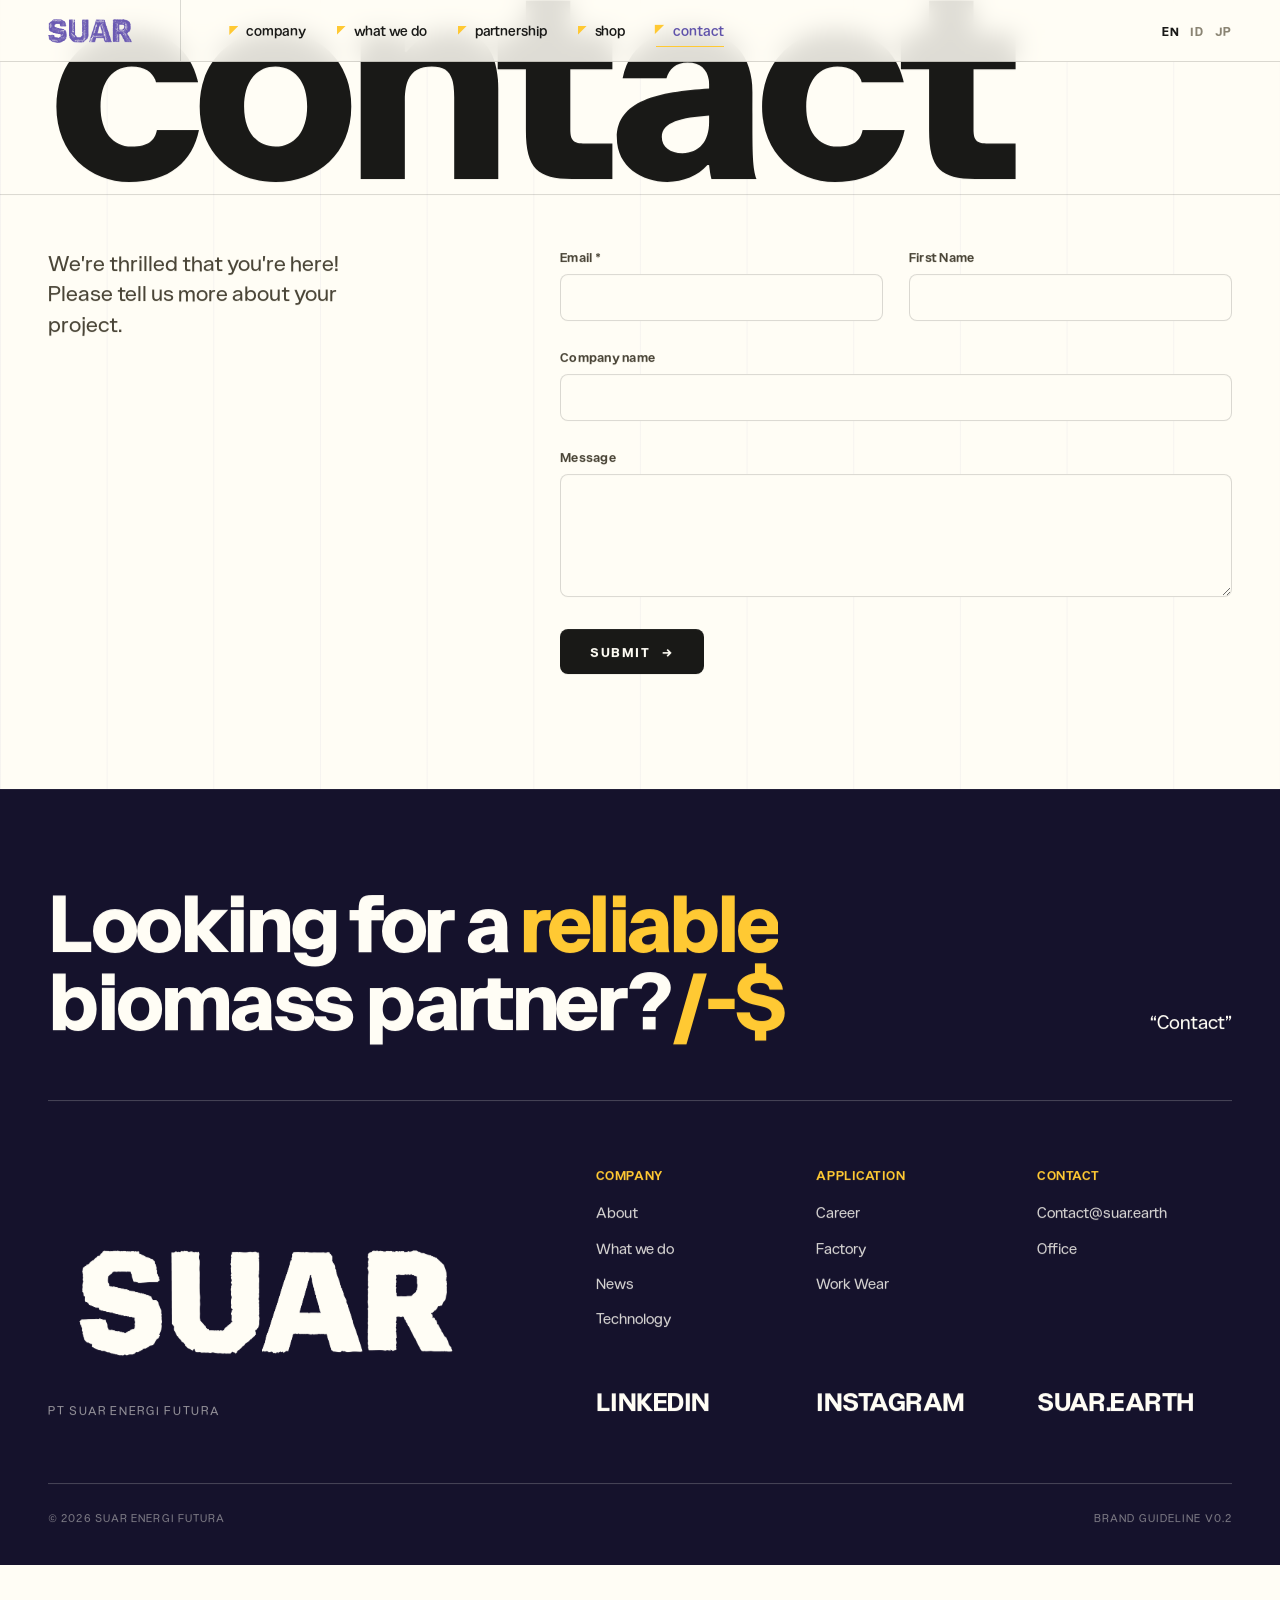
<file: contact.html>
<!DOCTYPE html>
<html lang="en"><head>
<meta charset="utf-8">
<meta name="viewport" content="width=device-width, initial-scale=1">
<title>ENERGI FUTURA</title>
<meta name="description" content="Looking for a reliable biomass partner? Tell us about your project.">
<link rel="canonical" href="https://suar.earth/contact.html">
<link rel="icon" type="image/png" href="favicon.png">
<link rel="stylesheet" href="site.css">
</head>
<body data-nav-page="contact.html" class="loading reg-balanced atm-breeze">

<!-- ============ INTRO LOADER ============ -->
<div id="loader" class="loader">
  <div class="loader-mark"><img src="logo-bone.png" alt="SUAR"></div>
  <div class="loader-count"><span>0</span></div>
</div>

<!-- ============ NAV ============ -->
<nav class="nav">
  <a class="brand" href="index.html"><img class="brand-uv" src="logo-uv.png" alt="SUAR"><img class="brand-dark" src="logo-sg.png" alt=""></a>
  <div class="links">
    <a data-page="company.html" href="company.html"><span class="tick">▼</span><span class="lbl">company</span></a>
    <a data-page="what-we-do.html" href="what-we-do.html"><span class="tick">▼</span><span class="lbl">what we do</span></a>
    <a data-page="partnership.html" href="partnership.html"><span class="tick">▼</span><span class="lbl">partnership</span></a>
    <a data-page="shop.html" href="shop.html"><span class="tick">▼</span><span class="lbl">shop</span></a>
    <a data-page="contact.html" href="contact.html"><span class="tick">▼</span><span class="lbl">contact</span></a>
    <span class="lang">
      <button data-lang="en" class="active">EN</button>
      <button data-lang="id">ID</button>
      <button data-lang="ja">JP</button>
    </span>
  </div>
</nav>

<header class="contact-hero wrap">
  <h1 class="contact-title reveal">contact</h1>
</header>

<section class="section contact-sec">
  <div class="wrap contact-grid">
    <p class="contact-lead reveal">
      <span data-i18n-en="">We're thrilled that you're here! Please tell us more about your project.</span>
      <span data-i18n-id="">Senang Anda mampir. Ceritakan proyek Anda pada kami.</span><span data-i18n-ja="">お立ち寄りいただきありがとうございます。あなたのプロジェクトについて、ぜひお聞かせください。</span>
    </p>

    <form class="contact-form reveal d1" id="contact-form">
      <div class="cf-row">
        <label class="cf-field">
          <span data-i18n-en="">Email *</span><span data-i18n-id="">Email *</span><span data-i18n-ja="">メールアドレス *</span>
          <input type="email" name="email" required>
        </label>
        <label class="cf-field">
          <span data-i18n-en="">First Name</span><span data-i18n-id="">Nama Depan</span><span data-i18n-ja="">お名前</span>
          <input type="text" name="firstname">
        </label>
      </div>
      <label class="cf-field">
        <span data-i18n-en="">Company name</span><span data-i18n-id="">Nama Perusahaan</span><span data-i18n-ja="">会社名</span>
        <input type="text" name="company">
      </label>
      <label class="cf-field">
        <span data-i18n-en="">Message</span><span data-i18n-id="">Pesan</span><span data-i18n-ja="">メッセージ</span>
        <textarea name="message" rows="5"></textarea>
      </label>
      <button type="submit" class="cf-submit">
        <span data-i18n-en="">SUBMIT</span><span data-i18n-id="">KIRIM</span><span data-i18n-ja="">送信</span> <span aria-hidden="true">→</span>
      </button>
    </form>
  </div>
</section>

<style>
.contact-hero { padding-top:calc(var(--nav-h) + clamp(24px,5vw,70px)); padding-bottom:clamp(8px,1.5vw,20px); }
.contact-title { font-family:"Catalogue",sans-serif; font-weight:700; font-size:clamp(96px,22vw,340px); line-height:.8; letter-spacing:-.04em; color:var(--bk); }
.contact-sec { border-top:1px solid var(--hair); padding-top:clamp(32px,4vw,56px); }
.contact-grid { display:grid; grid-template-columns:0.8fr 1.2fr; gap:clamp(32px,5vw,72px); align-items:start; }
.contact-lead { font-size:clamp(19px,1.7vw,24px); line-height:1.4; color:var(--ink-soft); max-width:24ch; }
.contact-form { display:flex; flex-direction:column; gap:clamp(18px,2vw,26px); }
.cf-row { display:grid; grid-template-columns:1fr 1fr; gap:clamp(18px,2vw,26px); }
.cf-field { display:flex; flex-direction:column; gap:8px; font-size:13px; font-weight:600; letter-spacing:.02em; color:var(--ink-soft); }
.cf-field input, .cf-field textarea { font-family:inherit; font-size:16px; color:var(--bk); background:var(--bn); border:1px solid var(--hair); border-radius:8px; padding:13px 14px; transition:border-color .2s; }
.cf-field input:focus, .cf-field textarea:focus { outline:none; border-color:var(--uv); }
.cf-field textarea { resize:vertical; }
.cf-submit { align-self:flex-start; display:inline-flex; align-items:center; gap:12px; margin-top:6px; padding:15px 30px; border:none; border-radius:8px; background:var(--bk); color:var(--bn); font-family:inherit; font-size:13px; font-weight:700; letter-spacing:.12em; cursor:pointer; transition:background .25s, gap .25s; }
.cf-submit:hover { background:var(--uv); gap:16px; }
@media (max-width:760px){ .contact-grid{ grid-template-columns:1fr; } .cf-row{ grid-template-columns:1fr; } }
</style>

<script>
document.getElementById("contact-form").addEventListener("submit", function (e) {
  e.preventDefault();
  var f = e.target;
  var subj = encodeURIComponent("Project enquiry — " + (f.company.value || f.firstname.value || "SUAR"));
  var body = encodeURIComponent(
    "Name: " + f.firstname.value + "\nEmail: " + f.email.value +
    "\nCompany: " + f.company.value + "\n\n" + f.message.value);
  window.location.href = "mailto:contact@suar.earth?subject=" + subj + "&body=" + body;
});
</script>
<!-- ============ FOOTER ============ -->
<footer class="footer" data-nav-dark="">
  <div class="footer-inner">
    <div class="footer-cta">
      <h2 class="fc-head">
        <span data-i18n-en="">Looking for a <span class="fc-rotate" data-words="reliable, traceable, sustainable, consistent, certified">reliable</span><br>biomass partner?<span class="fc-glyph">/-$</span></span>
        <span data-i18n-id="">Mencari mitra biomassa<br>yang <span class="fc-rotate" data-words="andal, terlacak, lestari, konsisten, tepat">andal</span>?<span class="fc-glyph">/-$</span></span><span data-i18n-ja=""><span class="fc-rotate" data-words="信頼できる, 追跡できる, 持続可能な, 安定した, 認証された">信頼できる</span>バイオマスの<br>パートナーをお探しですか？<span class="fc-glyph">/-$</span></span>
      </h2>
      <a class="fc-contact" href="contact.html">&ldquo;Contact&rdquo;</a>
    </div>

    <div class="footer-main">
      <div class="fm-brand">
        <img src="logo-bone.png" alt="SUAR">
        <span class="fm-sub">PT SUAR ENERGI FUTURA</span>
      </div>
      <div class="fm-right">
        <div class="fm-cols">
          <div class="fm-col">
            <h4 data-i18n-en="">Company</h4><h4 data-i18n-id="">Perusahaan</h4><h4 data-i18n-ja="">会社概要</h4>
            <a href="company.html">About</a>
            <a href="what-we-do.html">What we do</a>
            <a href="news.html">News</a>
            <a href="#">Technology</a>
          </div>
          <div class="fm-col">
            <h4 data-i18n-en="">Application</h4><h4 data-i18n-id="">Aplikasi</h4><h4 data-i18n-ja="">活用</h4>
            <a href="#">Career</a>
            <a href="#">Factory</a>
            <a href="#">Work Wear</a>
          </div>
          <div class="fm-col">
            <h4 data-i18n-en="">Contact</h4><h4 data-i18n-id="">Kontak</h4><h4 data-i18n-ja="">お問い合わせ</h4>
            <a href="mailto:contact@suar.earth">Contact@suar.earth</a>
            <a href="contact.html">Office</a>
          </div>
        </div>
        <div class="footer-social">
          <a href="https://id.linkedin.com/company/suar-energi" target="_blank" rel="noopener">LINKEDIN</a>
          <a href="https://www.instagram.com/suar_energi" target="_blank" rel="noopener">INSTAGRAM</a>
          <a href="https://suar.earth" target="_blank" rel="noopener">SUAR.EARTH</a>
        </div>
      </div>
    </div>

    <div class="footer-bottom">
      <span>© 2026 SUAR Energi Futura</span>
      <span>Brand Guideline v0.2</span>
    </div>
  </div>
</footer>

<script src="web-home.js"></script>
<script src="atoll-fx.js"></script>
</body></html>
</file>
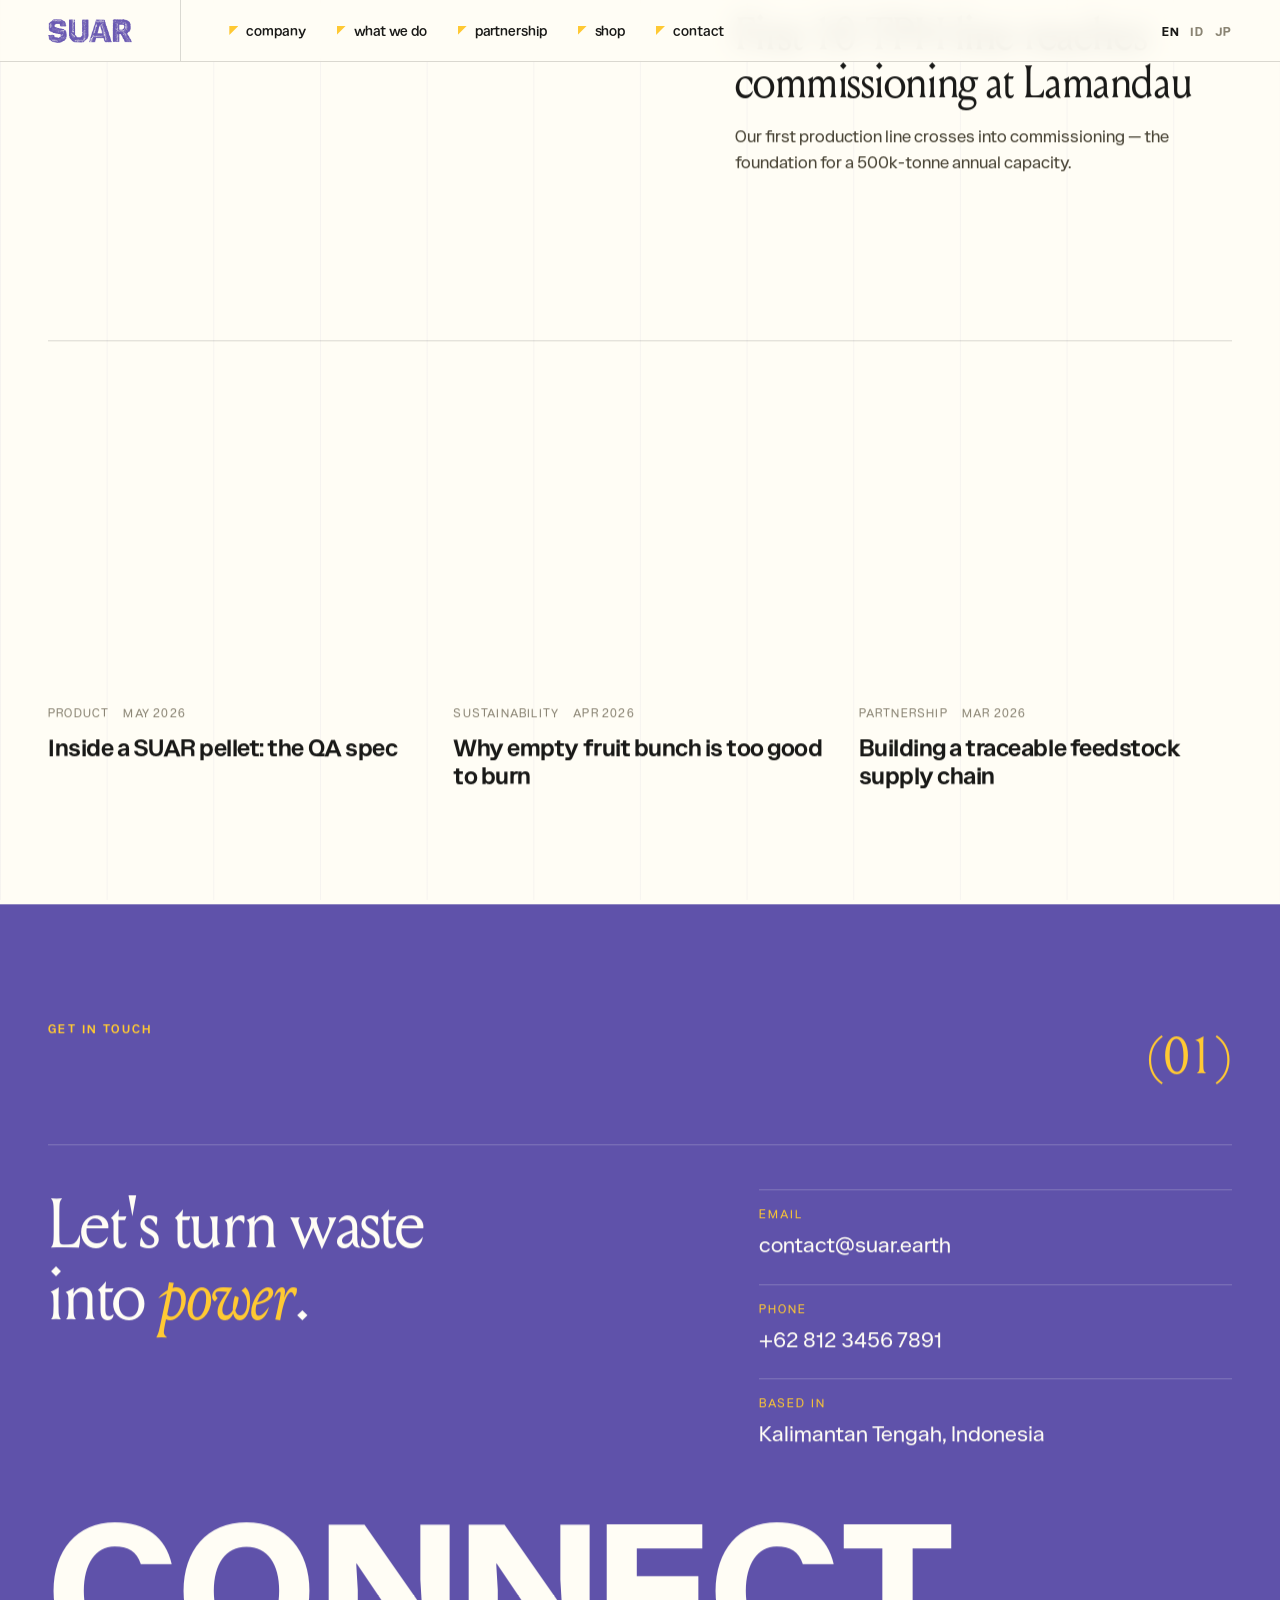
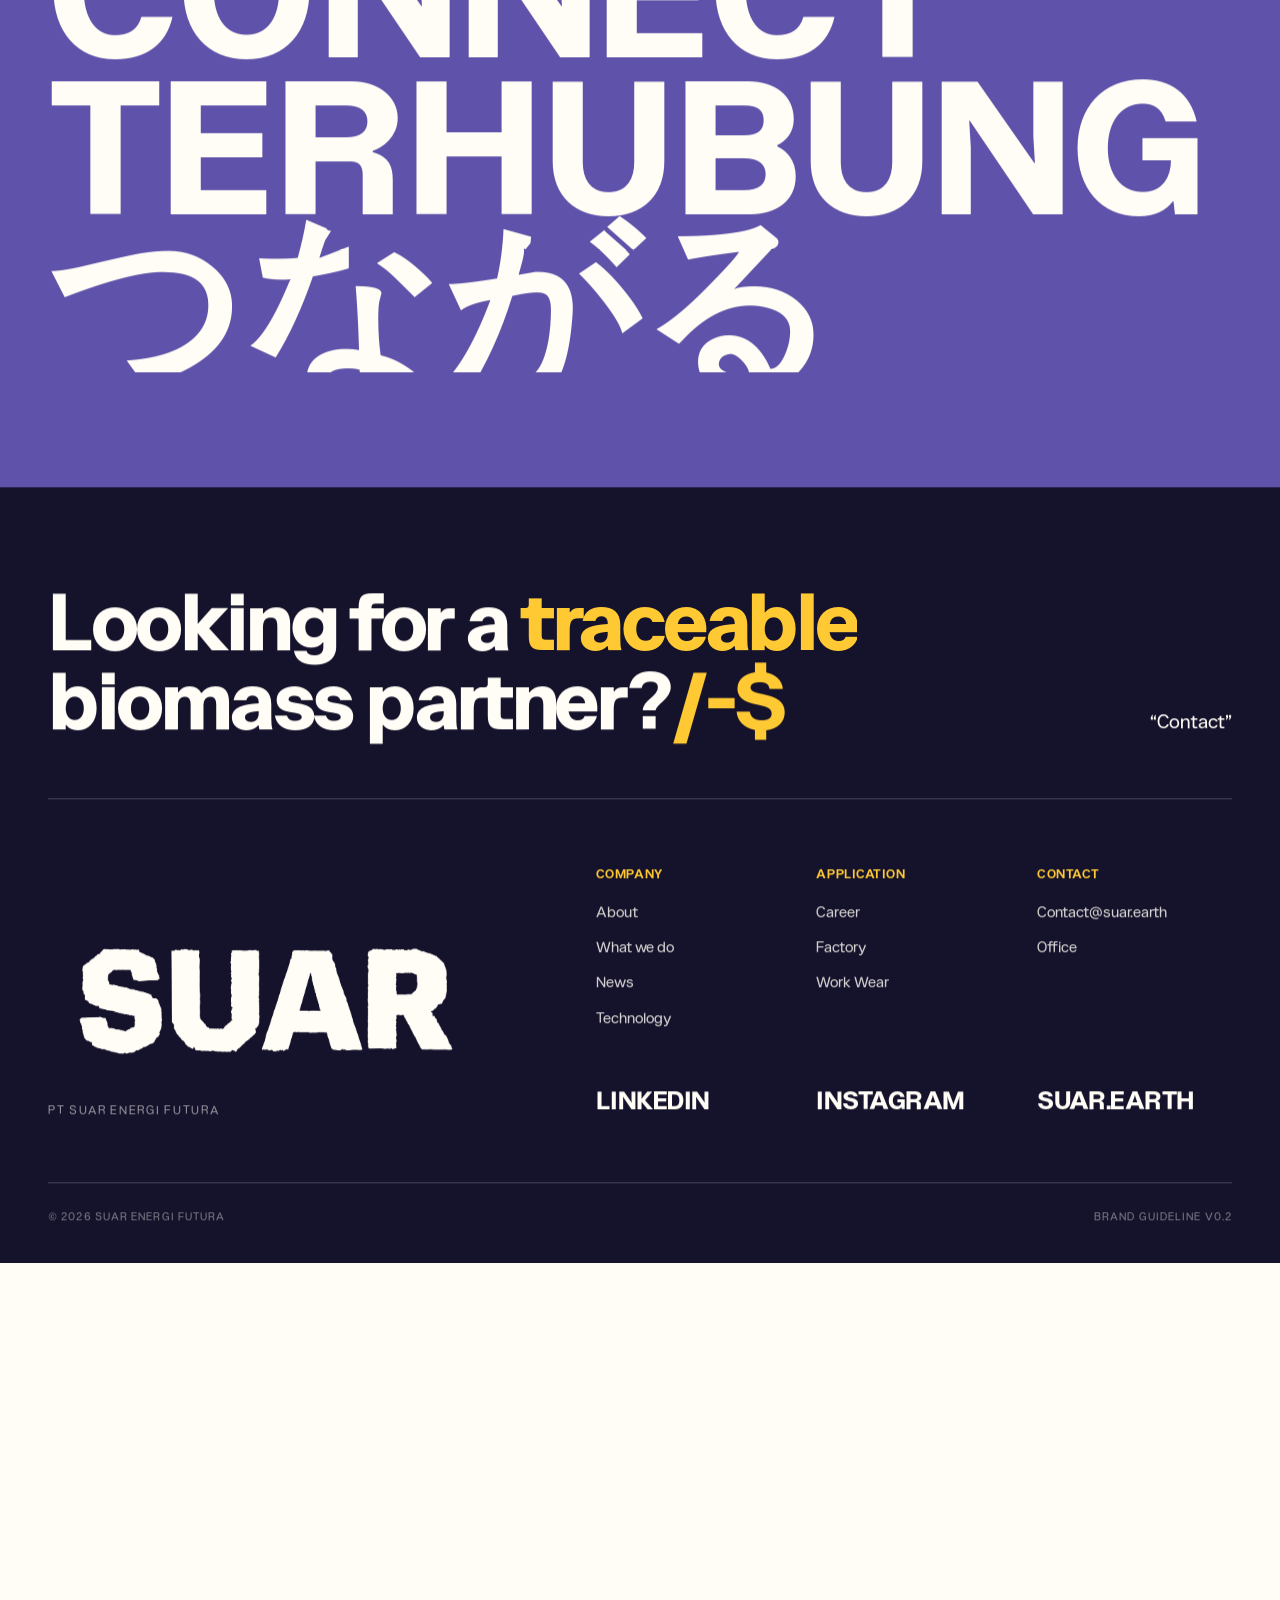
<file: news.html>
<!DOCTYPE html>
<html lang="en"><head>
<meta charset="utf-8">
<meta name="viewport" content="width=device-width, initial-scale=1">
<title>ENERGI FUTURA</title>
<meta name="description" content="News and updates from SUAR Energi Futura — biomass, the Lamandau plant, and the road to renewable pellet energy.">
<link rel="canonical" href="https://suar.earth/news.html">
<link rel="icon" type="image/png" href="favicon.png">
<link rel="stylesheet" href="site.css">
</head>
<body data-nav-page="news.html" class="loading">

<!-- ============ INTRO LOADER ============ -->
<div id="loader" class="loader">
  <div class="loader-mark"><img src="logo-bone.png" alt="SUAR"></div>
  <div class="loader-count"><span>0</span></div>
</div>

<!-- ============ NAV ============ -->
<nav class="nav">
  <a class="brand" href="index.html"><img class="brand-uv" src="logo-uv.png" alt="SUAR"><img class="brand-dark" src="logo-sg.png" alt=""></a>
  <div class="links">
    <a data-page="company.html" href="company.html"><span class="tick">▼</span><span class="lbl">company</span></a>
    <a data-page="what-we-do.html" href="what-we-do.html"><span class="tick">▼</span><span class="lbl">what we do</span></a>
    <a data-page="partnership.html" href="partnership.html"><span class="tick">▼</span><span class="lbl">partnership</span></a>
    <a data-page="shop.html" href="shop.html"><span class="tick">▼</span><span class="lbl">shop</span></a>
    <a data-page="contact.html" href="contact.html"><span class="tick">▼</span><span class="lbl">contact</span></a>
    <span class="lang">
      <button data-lang="en" class="active">EN</button>
      <button data-lang="id">ID</button>
      <button data-lang="ja">JP</button>
    </span>
  </div>
</nav>

<!-- ============ PAGE HERO ============ -->
<header class="page-hero wrap">
  <span class="eyebrow reveal" data-i18n-en="">News · Field notes</span>
  <span class="eyebrow reveal" data-i18n-id="">Berita · Catatan lapangan</span><span class="eyebrow reveal" data-i18n-ja="">ニュース · フィールドノート</span>
  <h1 class="louize" data-line-mask="">
    <span data-i18n-en="">Notes from<br>the <em>field</em><br>and furnace</span>
    <span data-i18n-id="">Catatan dari<br><em>lapangan</em><br>dan tungku</span><span data-i18n-ja=""><em>現場</em>と<br>炉からの<br>記録</span>
  </h1>
  <p class="lede reveal d1">
    <span data-i18n-en="">Updates on the Lamandau plant, biomass, and the work of turning agricultural residue into renewable energy.</span>
    <span data-i18n-id="">Kabar dari pabrik Lamandau, dari biomassa, dan dari kerja panjang mengubah sisa panen menjadi energi terbarukan.</span><span data-i18n-ja="">ラマンダウ工場のこと、バイオマスのこと、そして農業残さを再生可能エネルギーへと変える長い仕事のこと。</span>
  </p>
</header>

<!-- ============ MARQUEE ============ -->
<div class="marquee">
  <div class="marquee-track">
    <span>Latest updates</span><span>From Lamandau</span><span>Biomass journal</span><span>Field notes</span><span>2026</span>
    <span>Latest updates</span><span>From Lamandau</span><span>Biomass journal</span><span>Field notes</span><span>2026</span>
  </div>
</div>

<!-- ============ FEATURED ============ -->
<section class="section news">
  <div class="wrap">

    <a class="feat reveal" href="#">
      <div class="feat-img ph ph-bw"><span class="ph-tag">Lamandau · commissioning</span></div>
      <div class="feat-c">
        <div class="feat-meta mono"><span>01</span><span data-i18n-en="">Milestone</span><span data-i18n-id="">Tonggak</span><span data-i18n-ja="">節目</span><span>Jun 2026</span></div>
        <h2 class="louize" data-i18n-en="">First 10 TPH line reaches commissioning at Lamandau</h2>
        <h2 class="louize" data-i18n-id="">Lini 10 TPH pertama mulai dihidupkan di Lamandau</h2><h2 class="louize" data-i18n-ja="">ラマンダウで最初の10 TPHラインが試運転へ</h2>
        <p data-i18n-en="">Our first production line crosses into commissioning — the foundation for a 500k-tonne annual capacity.</p>
        <p data-i18n-id="">Lini produksi pertama kami mulai dihidupkan — fondasi bagi kapasitas 500 ribu ton tiap tahun.</p><p data-i18n-ja="">最初の生産ラインが試運転に入りました。年間50万トンの生産能力に向けた土台です。</p>
      </div>
    </a>

    <div class="news-grid">
      <a class="card reveal" href="#">
        <div class="card-img ph ph-pellet"></div>
        <div class="card-meta mono"><span data-i18n-en="">Product</span><span data-i18n-id="">Produk</span><span data-i18n-ja="">製品</span><span>May 2026</span></div>
        <h3 data-i18n-en="">Inside a SUAR pellet: the QA spec</h3>
        <h3 data-i18n-id="">Di dalam sebutir pelet SUAR: spesifikasi QA</h3><h3 data-i18n-ja="">SUARのペレット一粒の中身：QA仕様</h3>
      </a>
      <a class="card reveal d1" href="#">
        <div class="card-img ph ph-bw"></div>
        <div class="card-meta mono"><span data-i18n-en="">Sustainability</span><span data-i18n-id="">Keberlanjutan</span><span data-i18n-ja="">サステナビリティ</span><span>Apr 2026</span></div>
        <h3 data-i18n-en="">Why empty fruit bunch is too good to burn</h3>
        <h3 data-i18n-id="">Mengapa tandan kosong terlalu berharga untuk dibakar</h3><h3 data-i18n-ja="">なぜ空果房は燃やすには惜しいのか</h3>
      </a>
      <a class="card reveal d2" href="#">
        <div class="card-img ph ph-pellet"></div>
        <div class="card-meta mono"><span data-i18n-en="">Partnership</span><span data-i18n-id="">Kemitraan</span><span data-i18n-ja="">パートナーシップ</span><span>Mar 2026</span></div>
        <h3 data-i18n-en="">Building a traceable feedstock supply chain</h3>
        <h3 data-i18n-id="">Membangun rantai pasok bahan baku yang terlacak</h3><h3 data-i18n-ja="">追跡可能な原料サプライチェーンを築く</h3>
      </a>
    </div>
  </div>
</section>

<!-- ============ CONTACT (UV) ============ -->
<section class="section contact uv-bg" id="contact" data-nav-dark="">
  <div class="wrap">
    <div class="cap-head reveal">
      <span class="eyebrow" style="color:var(--sg)" data-i18n-en="">Get in touch</span>
      <span class="eyebrow" style="color:var(--sg)" data-i18n-id="">Hubungi kami</span><span class="eyebrow" style="color:var(--sg)" data-i18n-ja="">お問い合わせ</span>
      <div class="section-num" style="color:var(--sg);font-size:clamp(28px,4vw,56px)">(01)</div>
    </div>
    <div class="contact-grid reveal d1">
      <h2 class="louize" data-i18n-en="">Let's turn waste<br>into <em>power</em>.</h2>
      <h2 class="louize" data-i18n-id="">Mari ubah yang terbuang<br>jadi <em>energi</em>.</h2><h2 class="louize" data-i18n-ja="">捨てられたものを<br><em>エネルギー</em>へ。</h2>
      <div class="contact-side">
        <div class="ci"><span class="ci-k mono" data-i18n-en="">Email</span><span class="ci-k mono" data-i18n-id="">Surel</span><span class="ci-k mono" data-i18n-ja="">メール</span><a class="ci-v" href="mailto:contact@suar.earth">contact@suar.earth</a></div>
        <div class="ci"><span class="ci-k mono" data-i18n-en="">Phone</span><span class="ci-k mono" data-i18n-id="">Telepon</span><span class="ci-k mono" data-i18n-ja="">電話</span><span class="ci-v">+62 812 3456 7891</span></div>
        <div class="ci"><span class="ci-k mono" data-i18n-en="">Based in</span><span class="ci-k mono" data-i18n-id="">Lokasi</span><span class="ci-k mono" data-i18n-ja="">所在地</span><span class="ci-v">Kalimantan Tengah, Indonesia</span></div>
      </div>
    </div>
    <div class="bigword-row">
      <div class="bigword clipword" style="color:var(--bn)"><span data-i18n-en="">CONNECT</span><span data-i18n-id="">TERHUBUNG</span><span data-i18n-ja="">つながる</span></div>
    </div>
  </div>
</section>

<!-- ============ FOOTER ============ -->
<footer class="footer" data-nav-dark="">
  <div class="footer-inner">
    <div class="footer-cta">
      <h2 class="fc-head">
        <span data-i18n-en="">Looking for a <span class="fc-rotate" data-words="reliable, traceable, sustainable, consistent, certified">reliable</span><br>biomass partner?<span class="fc-glyph">/-$</span></span>
        <span data-i18n-id="">Mencari mitra biomassa<br>yang <span class="fc-rotate" data-words="andal, terlacak, lestari, konsisten, tepat">andal</span>?<span class="fc-glyph">/-$</span></span><span data-i18n-ja=""><span class="fc-rotate" data-words="信頼できる, 追跡できる, 持続可能な, 安定した, 認証された">信頼できる</span>バイオマスの<br>パートナーをお探しですか？<span class="fc-glyph">/-$</span></span>
      </h2>
      <a class="fc-contact" href="contact.html">&ldquo;Contact&rdquo;</a>
    </div>

    <div class="footer-main">
      <div class="fm-brand">
        <img src="logo-bone.png" alt="SUAR">
        <span class="fm-sub">PT SUAR ENERGI FUTURA</span>
      </div>
      <div class="fm-right">
        <div class="fm-cols">
          <div class="fm-col">
            <h4 data-i18n-en="">Company</h4><h4 data-i18n-id="">Perusahaan</h4><h4 data-i18n-ja="">会社概要</h4>
            <a href="company.html">About</a>
            <a href="what-we-do.html">What we do</a>
            <a href="news.html">News</a>
            <a href="#">Technology</a>
          </div>
          <div class="fm-col">
            <h4 data-i18n-en="">Application</h4><h4 data-i18n-id="">Aplikasi</h4><h4 data-i18n-ja="">活用</h4>
            <a href="#">Career</a>
            <a href="#">Factory</a>
            <a href="#">Work Wear</a>
          </div>
          <div class="fm-col">
            <h4 data-i18n-en="">Contact</h4><h4 data-i18n-id="">Kontak</h4><h4 data-i18n-ja="">お問い合わせ</h4>
            <a href="mailto:contact@suar.earth">Contact@suar.earth</a>
            <a href="contact.html">Office</a>
          </div>
        </div>
        <div class="footer-social">
          <a href="https://id.linkedin.com/company/suar-energi" target="_blank" rel="noopener">LINKEDIN</a>
          <a href="https://www.instagram.com/suar_energi" target="_blank" rel="noopener">INSTAGRAM</a>
          <a href="https://suar.earth" target="_blank" rel="noopener">SUAR.EARTH</a>
        </div>
      </div>
    </div>

    <div class="footer-bottom">
      <span>© 2026 SUAR Energi Futura</span>
      <span>Brand Guideline v0.2</span>
    </div>
  </div>
</footer>

<script src="web-home.js"></script>
<script src="atoll-fx.js"></script>

<style>
/* ===== NEWS-specific ===== */
.page-hero { padding-top:calc(var(--nav-h) + clamp(56px,9vw,140px)); padding-bottom:clamp(36px,5vw,72px); }
.page-hero .eyebrow { margin-bottom:22px; display:block; }
.page-hero .eyebrow[data-i18n-id] { display:none; }
.page-hero .eyebrow[data-i18n-ja] { display:none; }
body.lang-id .page-hero .eyebrow[data-i18n-en] { display:none; }
body.lang-ja .page-hero .eyebrow[data-i18n-en] { display:none; }
body.lang-id .page-hero .eyebrow[data-i18n-id] { display:block; }
body.lang-ja .page-hero .eyebrow[data-i18n-ja] { display:block; }
.page-hero h1 { font-size:clamp(40px,7vw,116px); line-height:.98; letter-spacing:-.015em; color:var(--bk); max-width:13ch; }
.page-hero h1 em { font-style:italic; color:var(--uv); }
.page-hero .lede { font-size:clamp(18px,2vw,26px); line-height:1.5; color:var(--ink-soft); max-width:46ch; margin-top:clamp(24px,3vw,40px); }

.feat { display:grid; grid-template-columns:1.3fr 1fr; gap:40px; align-items:center; padding-bottom:clamp(36px,5vw,64px); border-bottom:1px solid var(--hair); margin-bottom:clamp(36px,5vw,64px); }
.feat-img { aspect-ratio:16/10; }
.feat-img::after { content:""; position:absolute; inset:0; background:linear-gradient(180deg,rgba(0,0,0,.04),rgba(0,0,0,.32)); }
.feat-meta { display:flex; gap:18px; font-size:13px; letter-spacing:.1em; text-transform:uppercase; color:var(--ink-faint); margin-bottom:18px; }
.feat-c h2 { font-size:clamp(28px,3.6vw,52px); line-height:1.04; letter-spacing:-.01em; color:var(--bk); margin-bottom:16px; }
.feat-c p { font-size:17px; line-height:1.5; color:var(--ink-soft); max-width:42ch; }
.feat:hover .feat-c h2 { color:var(--uv); }

.news-grid { display:grid; grid-template-columns:repeat(3,1fr); gap:32px; }
.card-img { aspect-ratio:4/3; margin-bottom:18px; }
.card-meta { display:flex; gap:14px; font-size:12px; letter-spacing:.1em; text-transform:uppercase; color:var(--ink-faint); margin-bottom:12px; }
.card h3 { font-family:"Catalogue"; font-weight:600; font-size:clamp(19px,1.9vw,24px); line-height:1.16; letter-spacing:-.02em; color:var(--bk); }
.card:hover h3 { color:var(--uv); }

.cap-head { display:flex; align-items:flex-start; justify-content:space-between; gap:24px; margin-bottom:48px; }
.contact-grid { display:grid; grid-template-columns:1.4fr 1fr; gap:48px; align-items:start; border-top:1px solid var(--hair-bn); padding-top:44px; }
.contact-grid h2 { font-size:clamp(38px,5.5vw,86px); line-height:1.02; letter-spacing:-.01em; color:var(--bn); }
.contact-grid h2 em { font-style:italic; color:var(--sg); }
.contact-side { display:flex; flex-direction:column; gap:24px; }
.ci { display:flex; flex-direction:column; gap:5px; border-top:1px solid var(--hair-bn); padding-top:14px; }
.ci-k { font-size:12px; letter-spacing:.18em; text-transform:uppercase; color:var(--sg); }
.ci-v { font-size:clamp(17px,1.7vw,22px); color:var(--bn); }
a.ci-v:hover { color:var(--sg); }
.contact .bigword-row { display:flex; justify-content:flex-end; margin-top:clamp(28px,4vw,60px); }

@media (max-width:900px){
  .feat { grid-template-columns:1fr; gap:20px; }
  .news-grid { grid-template-columns:1fr; gap:36px; }
  .contact-grid { grid-template-columns:1fr; gap:28px; }
}
</style>

</body></html>
</file>
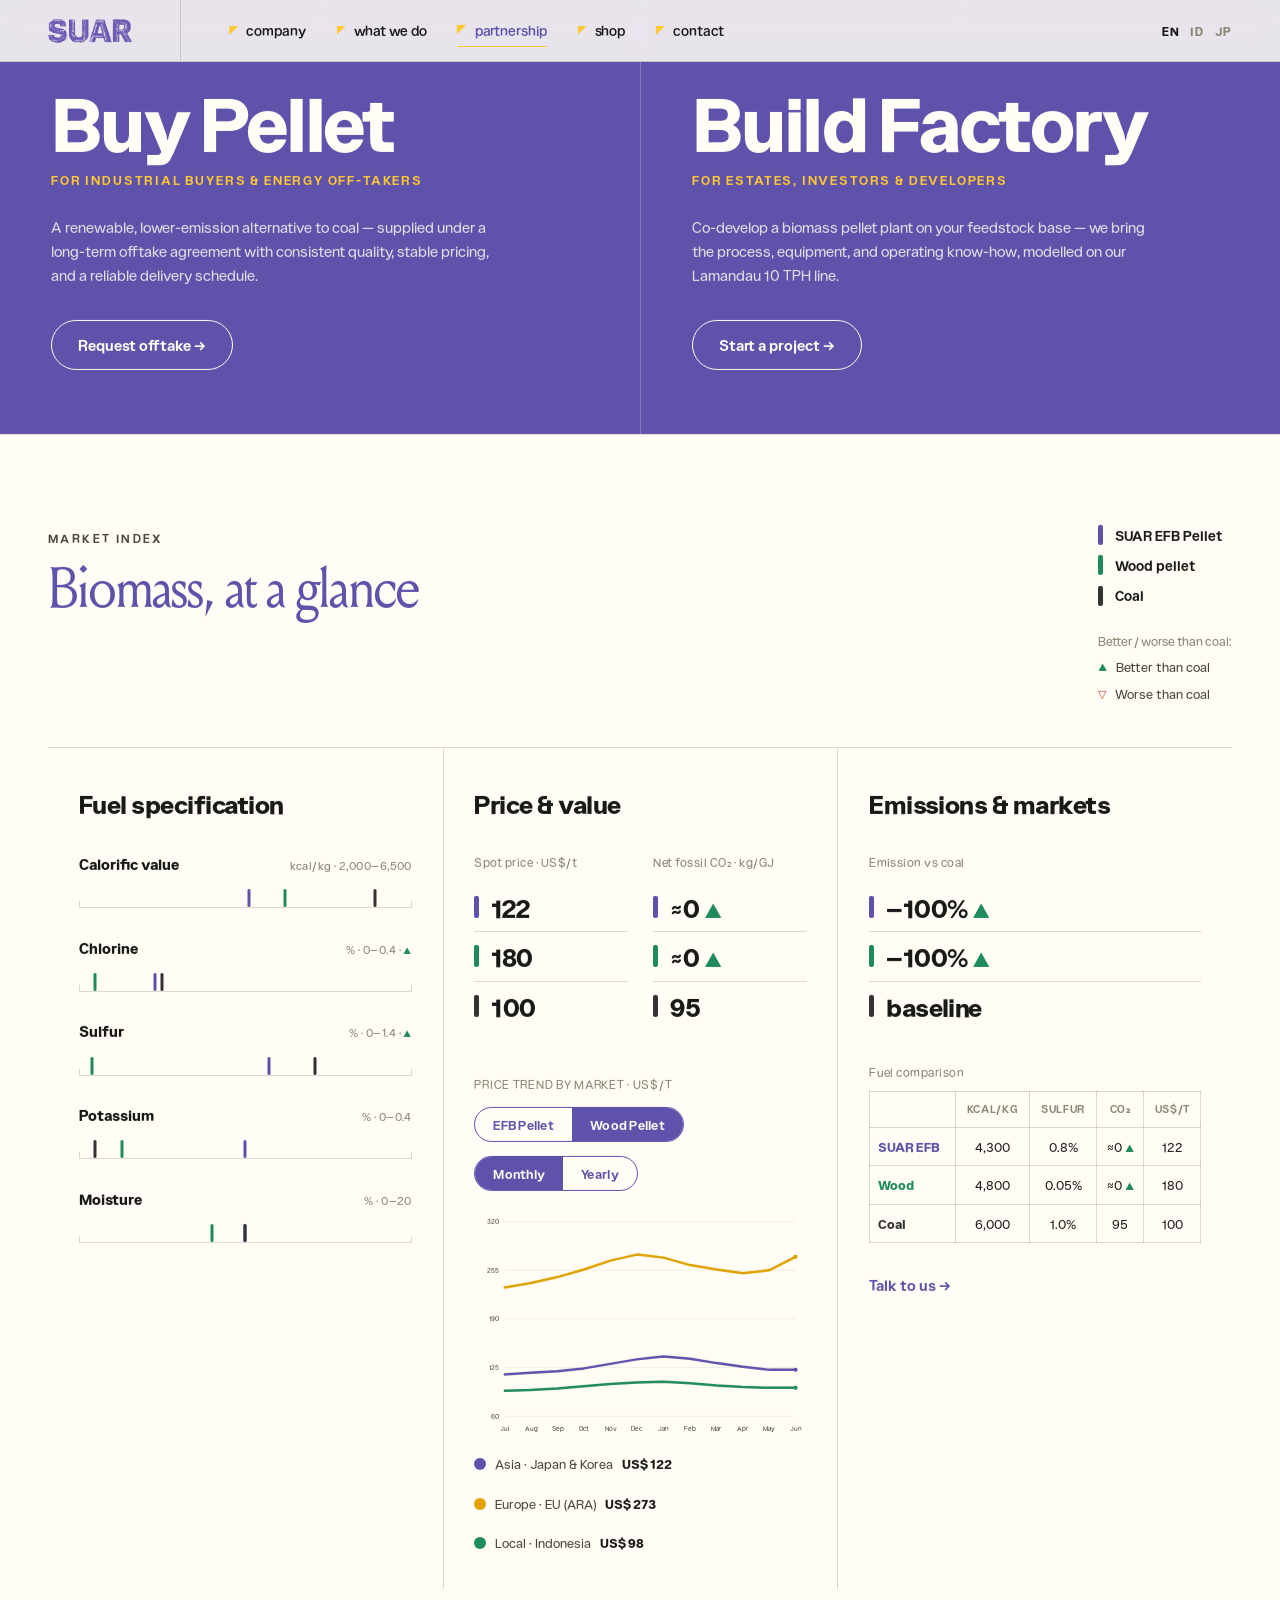
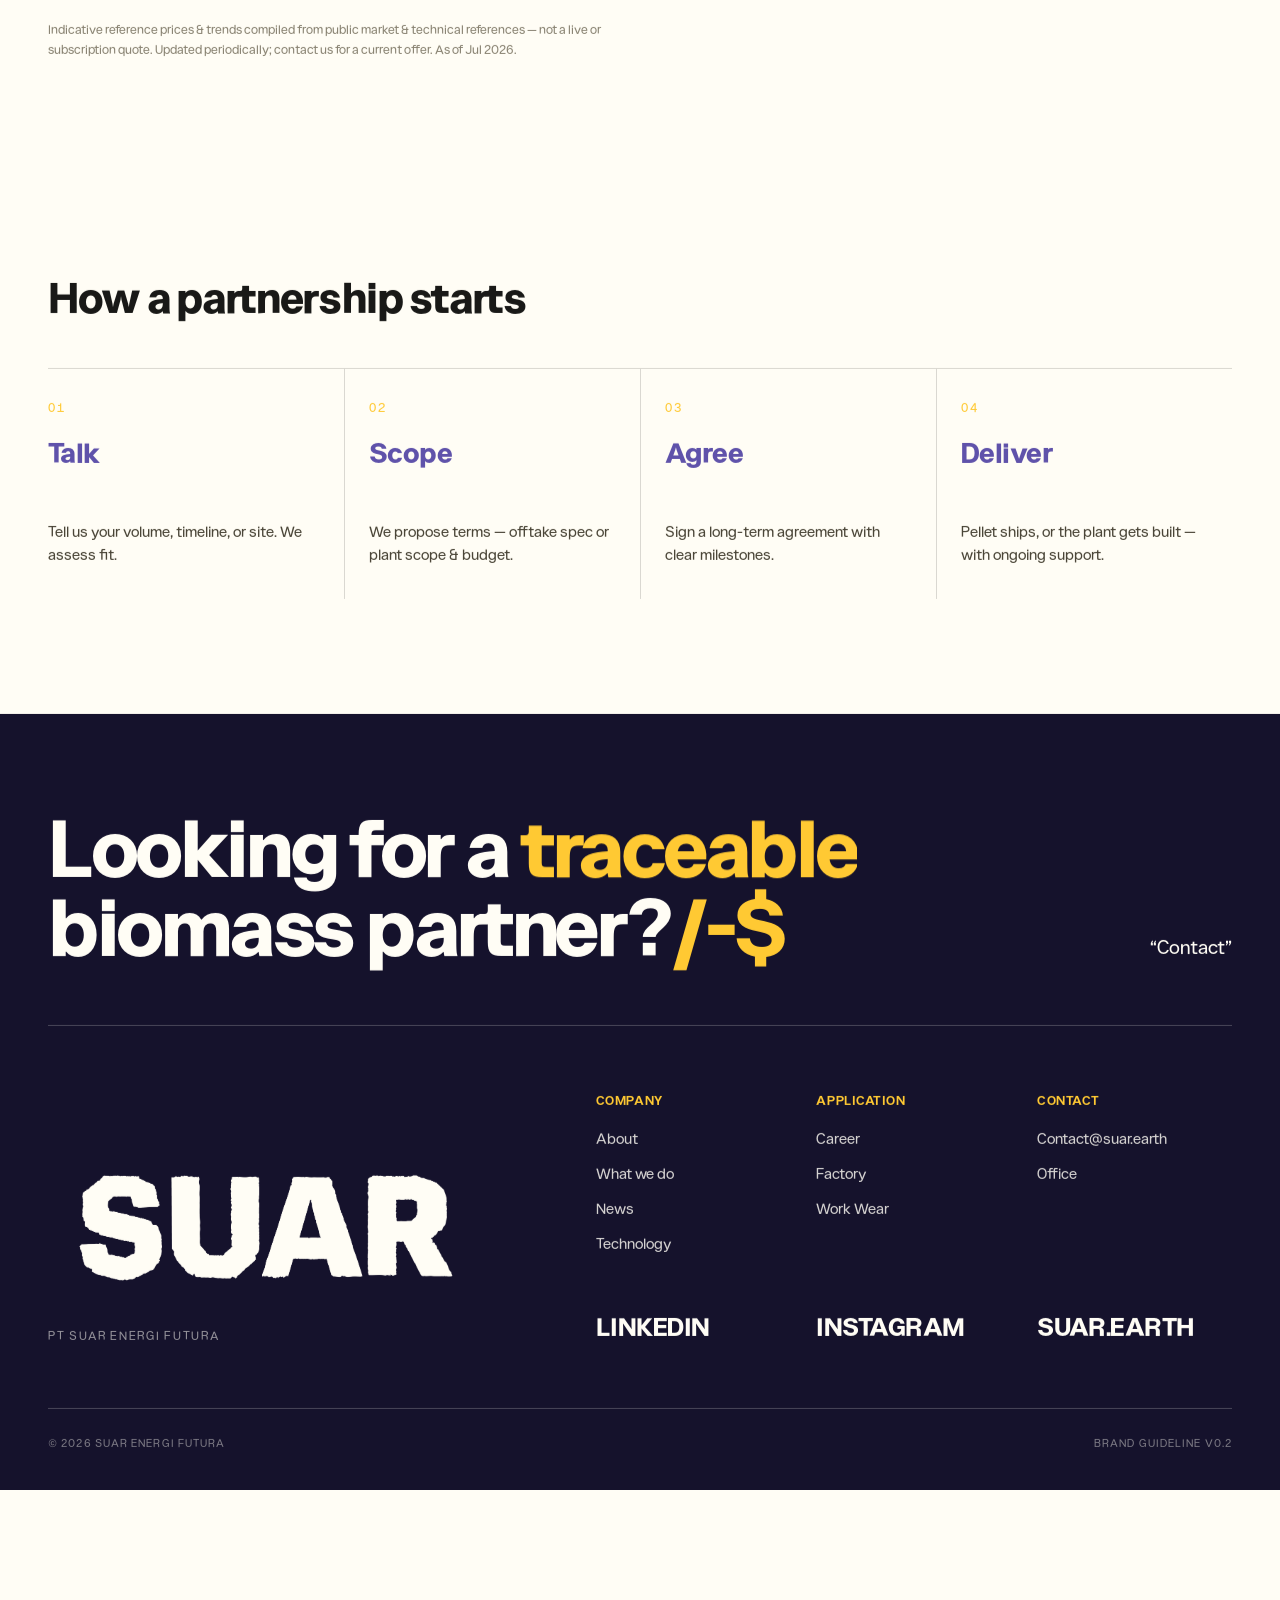
<file: partnership.html>
<!DOCTYPE html>
<html lang="en"><head>
<meta charset="utf-8">
<meta name="viewport" content="width=device-width, initial-scale=1">
<title>ENERGI FUTURA</title>
<meta name="description" content="Partner with SUAR — buy renewable biomass pellet under long-term offtake, or build a biomass plant together. Two tracks, one circular model.">
<link rel="canonical" href="https://suar.earth/partnership.html">
<link rel="icon" type="image/png" href="favicon.png">
<link rel="stylesheet" href="site.css">
</head>
<body data-nav-page="partnership.html" class="loading">

<!-- ============ INTRO LOADER ============ -->
<div id="loader" class="loader">
  <div class="loader-mark"><img src="logo-bone.png" alt="SUAR"></div>
  <div class="loader-count"><span>0</span></div>
</div>

<!-- ============ NAV ============ -->
<nav class="nav">
  <a class="brand" href="index.html"><img class="brand-uv" src="logo-uv.png" alt="SUAR"><img class="brand-dark" src="logo-sg.png" alt=""></a>
  <div class="links">
    <a data-page="company.html" href="company.html"><span class="tick">▼</span><span class="lbl">company</span></a>
    <a data-page="what-we-do.html" href="what-we-do.html"><span class="tick">▼</span><span class="lbl">what we do</span></a>
    <a data-page="partnership.html" href="partnership.html"><span class="tick">▼</span><span class="lbl">partnership</span></a>
    <a data-page="shop.html" href="shop.html"><span class="tick">▼</span><span class="lbl">shop</span></a>
    <a data-page="contact.html" href="contact.html"><span class="tick">▼</span><span class="lbl">contact</span></a>
    <span class="lang">
      <button data-lang="en" class="active">EN</button>
      <button data-lang="id">ID</button>
      <button data-lang="ja">JP</button>
    </span>
  </div>
</nav>

<!-- ============ PAGE HERO ============ -->
<header class="page-hero wrap">
  <span class="eyebrow reveal" data-i18n-en="">Partnership · Work with SUAR</span>
  <span class="eyebrow reveal" data-i18n-id="">Kemitraan · Bekerja sama dengan SUAR</span><span class="eyebrow reveal" data-i18n-ja="">パートナーシップ · SUARと組む</span>
  <h1 class="louize" data-line-mask="">
    <span data-i18n-en="">Two ways to<br>partner on<br><em>renewable</em> energy</span>
    <span data-i18n-id="">Dua cara<br>bermitra dalam<br>energi <em>terbarukan</em></span><span data-i18n-ja=""><em>再生可能</em>エネルギーで<br>組む、<br>二つの道</span>
  </h1>
  <p class="lede reveal d1">
    <span data-i18n-en="">Buy traceable biomass pellet under long-term offtake, or co-develop a plant with us — from feasibility to commissioning. One circular model, two entry points.</span>
    <span data-i18n-id="">Beli pelet biomassa yang bisa ditelusuri lewat offtake jangka panjang, atau bangun pabriknya bersama kami — dari studi kelayakan sampai penyalaan pertama. Satu model sirkular, dua pintu masuk.</span><span data-i18n-ja="">長期のオフテイク契約で追跡可能なバイオマスペレットを購入する。あるいは、実現可能性の検討から試運転まで、私たちと一緒に工場を共同開発する。一つの循環型モデルに、二つの入り口。</span>
  </p>
</header>

<!-- ============ MARQUEE ============ -->
<div class="marquee">
  <div class="marquee-track">
    <span>Offtake supply</span><span>Plant development</span><span>Long-term agreement</span><span>Traceable feedstock</span><span>Lower emission</span>
    <span>Offtake supply</span><span>Plant development</span><span>Long-term agreement</span><span>Traceable feedstock</span><span>Lower emission</span>
  </div>
</div>

<!-- ============ COMPARISON · spec grid + two tracks ============ -->
<section class="cmp uv-bg" id="tracks" data-nav-dark="">
  <div class="cmp-specs">
    <div class="cmp-cell"><span class="cv">&asymp;4,300</span><span class="cl">kcal/kg</span></div>
    <div class="cmp-cell"><span class="cv">0.09%</span><span class="cl"><span data-i18n-en="">Chlorine</span><span data-i18n-id="">Klorin</span><span data-i18n-ja="">塩素</span></span></div>
    <div class="cmp-cell">10 TPH</div>
    <div class="cmp-cell">5 TPH</div>
    <div class="cmp-cell"><span class="cv">0.2%</span><span class="cl"><span data-i18n-en="">Potassium</span><span data-i18n-id="">Kalium</span><span data-i18n-ja="">カリウム</span></span></div>
    <div class="cmp-cell"><span class="cv">0.8%</span><span class="cl"><span data-i18n-en="">Sulfur</span><span data-i18n-id="">Belerang</span><span data-i18n-ja="">硫黄</span></span></div>
    <div class="cmp-cell"><span data-i18n-en="">Modular</span><span data-i18n-id="">Modular</span><span data-i18n-ja="">モジュール式</span></div>
    <div class="cmp-cell"><span data-i18n-en="">Centralized</span><span data-i18n-id="">Tersentral</span><span data-i18n-ja="">集中型</span></div>
  </div>

  <div class="cmp-tracks">
    <article class="cmp-track">
      <h2 class="cmp-h"><span data-i18n-en="">Buy Pellet</span><span data-i18n-id="">Beli Pelet</span><span data-i18n-ja="">ペレットを買う</span></h2>
      <span class="cmp-sub"><span data-i18n-en="">For industrial buyers &amp; energy off-takers</span><span data-i18n-id="">Untuk pembeli industri &amp; off-taker energi</span><span data-i18n-ja="">産業の買い手・エネルギーのオフテイカー向け</span></span>
      <p class="cmp-body">
        <span data-i18n-en="">A renewable, lower-emission alternative to coal &mdash; supplied under a long-term offtake agreement with consistent quality, stable pricing, and a reliable delivery schedule.</span>
        <span data-i18n-id="">Alternatif terbarukan beremisi rendah untuk batu bara &mdash; dipasok lewat perjanjian offtake jangka panjang: mutu yang ajek, harga yang tenang, dan pengiriman yang selalu datang tepat waktu.</span><span data-i18n-ja="">石炭に代わる、低排出で再生可能な選択肢。長期のオフテイク契約で供給します。安定した品質、落ち着いた価格、そしていつも時間どおりの納入とともに。</span>
      </p>
      <a class="cmp-btn" href="contact.html"><span data-i18n-en="">Request offtake &rarr;</span><span data-i18n-id="">Ajukan offtake &rarr;</span><span data-i18n-ja="">オフテイクを相談する &rarr;</span></a>
    </article>

    <article class="cmp-track">
      <h2 class="cmp-h"><span data-i18n-en="">Build Factory</span><span data-i18n-id="">Bangun Pabrik</span><span data-i18n-ja="">工場を建てる</span></h2>
      <span class="cmp-sub"><span data-i18n-en="">For estates, investors &amp; developers</span><span data-i18n-id="">Untuk perkebunan, investor &amp; pengembang</span><span data-i18n-ja="">農園・投資家・開発者向け</span></span>
      <p class="cmp-body">
        <span data-i18n-en="">Co-develop a biomass pellet plant on your feedstock base &mdash; we bring the process, equipment, and operating know-how, modelled on our Lamandau 10 TPH line.</span>
        <span data-i18n-id="">Bangun pabrik pelet biomassa bersama di atas bahan baku Anda sendiri &mdash; kami membawa prosesnya, mesinnya, dan pengalaman menjalankannya, mengacu pada lini 10 TPH Lamandau kami.</span><span data-i18n-ja="">あなたの原料基盤の上に、バイオマスペレット工場を共同で建てます。ラマンダウの10 TPHラインを手本に、プロセス、設備、そして運転のノウハウを私たちが持ち込みます。</span>
      </p>
      <a class="cmp-btn" href="contact.html"><span data-i18n-en="">Start a project &rarr;</span><span data-i18n-id="">Mulai proyek &rarr;</span><span data-i18n-ja="">プロジェクトを始める &rarr;</span></a>
    </article>
  </div>
</section>

<!-- ============ MARKET INDEX ============ -->
<section class="section mkt" id="market">
  <div class="wrap">
    <div class="mkt-topbar reveal">
      <div class="mkt-head">
        <span class="eyebrow" data-i18n-en="">Market index</span><span class="eyebrow" data-i18n-id="">Indeks pasar</span><span class="eyebrow" data-i18n-ja="">市場インデックス</span>
        <h2 class="mkt-title louize"><span data-i18n-en="">Biomass, at a glance</span><span data-i18n-id="">Biomassa, sekilas</span><span data-i18n-ja="">バイオマスをひと目で</span></h2>
      </div>
<div class="dh-legend">
      <ul class="lg-keys">
        <li><span class="lg-bar" style="background:#5F52AA"></span> SUAR EFB Pellet</li>
        <li><span class="lg-bar" style="background:#1f8a5b"></span> <span data-i18n-en="">Wood pellet</span><span data-i18n-id="">Pelet kayu</span><span data-i18n-ja="">木質ペレット</span></li>
        <li><span class="lg-bar" style="background:#333"></span> <span data-i18n-en="">Coal</span><span data-i18n-id="">Batu bara</span><span data-i18n-ja="">石炭</span></li>
      </ul>
      <div class="lg-sig">
        <span class="lg-sig-h" data-i18n-en="">Better / worse than coal:</span>
        <span class="lg-sig-h" data-i18n-id="">Lebih baik / buruk dari batu bara:</span><span class="lg-sig-h" data-i18n-ja="">石炭より良い／悪い：</span>
        <span class="lg-sig-row"><span class="tri-up">▲</span> <span data-i18n-en="">Better than coal</span><span data-i18n-id="">Lebih baik dari batu bara</span><span data-i18n-ja="">石炭より良い</span></span>
        <span class="lg-sig-row"><span class="tri-dn">▽</span> <span data-i18n-en="">Worse than coal</span><span data-i18n-id="">Lebih buruk dari batu bara</span><span data-i18n-ja="">石炭より悪い</span></span>
      </div>
    </div>
    </div>

<div class="dash-cols">

    <!-- COL 1 · fuel specification (tick scales) -->
    <section class="dcol">
      <h2 class="dcol-h" data-i18n-en="">Fuel specification</h2>
      <h2 class="dcol-h" data-i18n-id="">Spesifikasi bahan bakar</h2><h2 class="dcol-h" data-i18n-ja="">燃料仕様</h2>

      <div class="tk">
        <div class="tk-top"><span class="tk-name">Calorific value</span><span class="tk-unit">kcal/kg · 2,000–6,500</span></div>
        <div class="tk-scale">
          <span class="tk-mark" style="left:51%;background:#5F52AA"></span>
          <span class="tk-mark" style="left:62%;background:#1f8a5b"></span>
          <span class="tk-mark" style="left:89%;background:#333"></span>
        </div>
      </div>

      <div class="tk">
        <div class="tk-top"><span class="tk-name">Chlorine</span><span class="tk-unit">% · 0–0.4 · <span class="tri-up">▲</span></span></div>
        <div class="tk-scale">
          <span class="tk-mark" style="left:23%;background:#5F52AA"></span>
          <span class="tk-mark" style="left:5%;background:#1f8a5b"></span>
          <span class="tk-mark" style="left:25%;background:#333"></span>
        </div>
      </div>

      <div class="tk">
        <div class="tk-top"><span class="tk-name">Sulfur</span><span class="tk-unit">% · 0–1.4 · <span class="tri-up">▲</span></span></div>
        <div class="tk-scale">
          <span class="tk-mark" style="left:57%;background:#5F52AA"></span>
          <span class="tk-mark" style="left:4%;background:#1f8a5b"></span>
          <span class="tk-mark" style="left:71%;background:#333"></span>
        </div>
      </div>

      <div class="tk">
        <div class="tk-top"><span class="tk-name">Potassium</span><span class="tk-unit">% · 0–0.4</span></div>
        <div class="tk-scale">
          <span class="tk-mark" style="left:50%;background:#5F52AA"></span>
          <span class="tk-mark" style="left:13%;background:#1f8a5b"></span>
          <span class="tk-mark" style="left:5%;background:#333"></span>
        </div>
      </div>

      <div class="tk">
        <div class="tk-top"><span class="tk-name">Moisture</span><span class="tk-unit">% · 0–20</span></div>
        <div class="tk-scale">
          <span class="tk-mark" style="left:50%;background:#5F52AA"></span>
          <span class="tk-mark" style="left:40%;background:#1f8a5b"></span>
          <span class="tk-mark" style="left:50%;background:#333"></span>
        </div>
      </div>
    </section>

    <!-- COL 2 · price & value -->
    <section class="dcol">
      <h2 class="dcol-h" data-i18n-en="">Price &amp; value</h2>
      <h2 class="dcol-h" data-i18n-id="">Harga &amp; nilai</h2><h2 class="dcol-h" data-i18n-ja="">価格と価値</h2>

      <div class="stat-pair">
        <div class="stat-group">
          <span class="stat-cap" data-i18n-en="">Spot price · US$/t</span><span class="stat-cap" data-i18n-id="">Harga spot · US$/t</span><span class="stat-cap" data-i18n-ja="">スポット価格 · US$/t</span>
          <div class="stat-row"><span class="stat-bar" style="background:#5F52AA"></span><span class="stat-v">122</span></div>
          <div class="stat-row"><span class="stat-bar" style="background:#1f8a5b"></span><span class="stat-v">180</span></div>
          <div class="stat-row"><span class="stat-bar" style="background:#333"></span><span class="stat-v">100</span></div>
        </div>
        <div class="stat-group">
          <span class="stat-cap" data-i18n-en="">Net fossil CO₂ · kg/GJ</span><span class="stat-cap" data-i18n-id="">CO₂ fosil neto · kg/GJ</span><span class="stat-cap" data-i18n-ja="">正味化石CO₂ · kg/GJ</span>
          <div class="stat-row"><span class="stat-bar" style="background:#5F52AA"></span><span class="stat-v">≈0 <span class="tri-up">▲</span></span></div>
          <div class="stat-row"><span class="stat-bar" style="background:#1f8a5b"></span><span class="stat-v">≈0 <span class="tri-up">▲</span></span></div>
          <div class="stat-row"><span class="stat-bar" style="background:#333"></span><span class="stat-v">95</span></div>
        </div>
      </div>

      <div class="mkt-chart">
        <div class="mc-subhead"><span data-i18n-en="">Price trend by market · US$/t</span><span data-i18n-id="">Tren harga per pasar · US$/t</span><span data-i18n-ja="">市場別の価格推移 · US$/t</span></div>
        <div class="mc-controls">
          <div class="mc-toggle" data-group="type" role="group" aria-label="Pellet type">
            <button type="button" data-v="efb" aria-pressed="false"><span data-i18n-en="">EFB Pellet</span><span data-i18n-id="">Pelet EFB</span><span data-i18n-ja="">EFBペレット</span></button>
            <button type="button" data-v="wood" class="active" aria-pressed="true"><span data-i18n-en="">Wood Pellet</span><span data-i18n-id="">Pelet Kayu</span><span data-i18n-ja="">木質ペレット</span></button>
          </div>
          <div class="mc-toggle" data-group="range" role="group" aria-label="Range">
            <button type="button" data-v="monthly" class="active" aria-pressed="true"><span data-i18n-en="">Monthly</span><span data-i18n-id="">Bulanan</span><span data-i18n-ja="">月次</span></button>
            <button type="button" data-v="yearly" aria-pressed="false"><span data-i18n-en="">Yearly</span><span data-i18n-id="">Tahunan</span><span data-i18n-ja="">年次</span></button>
          </div>
        </div>
        <div class="mc-canvas" id="mc-canvas"></div>
        <div class="mc-legend" id="mc-legend"></div>
      </div>
    </section>

    <!-- COL 3 · emissions & demand -->
    <section class="dcol">
      <h2 class="dcol-h" data-i18n-en="">Emissions &amp; markets</h2>
      <h2 class="dcol-h" data-i18n-id="">Emisi &amp; pasar</h2><h2 class="dcol-h" data-i18n-ja="">排出と市場</h2>

      <div class="stat-group solo">
        <span class="stat-cap" data-i18n-en="">Emission vs coal</span><span class="stat-cap" data-i18n-id="">Emisi vs batu bara</span><span class="stat-cap" data-i18n-ja="">石炭との排出比較</span>
        <div class="stat-row"><span class="stat-bar" style="background:#5F52AA"></span><span class="stat-v">−100% <span class="tri-up">▲</span></span></div>
        <div class="stat-row"><span class="stat-bar" style="background:#1f8a5b"></span><span class="stat-v">−100% <span class="tri-up">▲</span></span></div>
        <div class="stat-row"><span class="stat-bar" style="background:#333"></span><span class="stat-v" data-i18n-en="">baseline</span><span class="stat-v" data-i18n-id="">acuan</span><span class="stat-v" data-i18n-ja="">基準</span></div>
      </div>

      <div class="tbl-cap"><span data-i18n-en="">Fuel comparison</span><span data-i18n-id="">Perbandingan bahan bakar</span><span data-i18n-ja="">燃料の比較</span></div>
      <table class="dtbl">
        <thead><tr>
          <th></th>
          <th>kcal/kg</th><th>Sulfur</th><th>CO₂</th><th>US$/t</th>
        </tr></thead>
        <tbody>
          <tr><td class="rk" style="color:#5F52AA">SUAR EFB</td><td>4,300</td><td>0.8%</td><td>≈0 <span class="tri-up">▲</span></td><td>122</td></tr>
          <tr><td class="rk" style="color:#1f8a5b">Wood</td><td>4,800</td><td>0.05%</td><td>≈0 <span class="tri-up">▲</span></td><td>180</td></tr>
          <tr><td class="rk" style="color:#333">Coal</td><td>6,000</td><td>1.0%</td><td>95</td><td>100</td></tr>
        </tbody>
      </table>

      <a class="dash-cta" href="contact.html"><span data-i18n-en="">Talk to us &rarr;</span><span data-i18n-id="">Hubungi kami &rarr;</span><span data-i18n-ja="">ご相談ください &rarr;</span></a>
    </section>

  </div>


    <p class="mkt-foot reveal">
      <span data-i18n-en="">Indicative reference prices &amp; trends compiled from public market &amp; technical references — not a live or subscription quote. Updated periodically; contact us for a current offer. As of Jul 2026.</span>
      <span data-i18n-id="">Harga &amp; tren acuan indikatif, disusun dari referensi pasar &amp; teknis publik — bukan kutipan waktu-nyata atau langganan. Diperbarui berkala; hubungi kami untuk penawaran terkini. Per Jul 2026.</span><span data-i18n-ja="">公開されている市場・技術資料からまとめた参考価格・傾向の目安です。リアルタイムや購読ベースの相場ではありません。随時更新しています。最新のお見積もりはお問い合わせください。2026年7月時点。</span>
    </p>
  </div>
</section>

<!-- ============ HOW IT WORKS ============ -->
<section class="section how">
  <div class="wrap">
    <h2 class="how-title reveal">
      <span data-i18n-en="">How a partnership starts</span>
      <span data-i18n-id="">Bagaimana kemitraan dimulai</span><span data-i18n-ja="">パートナーシップの始め方</span>
    </h2>
    <div class="how-steps">
      <div class="how-step reveal"><span class="hs-no mono">01</span><h4 data-i18n-en="">Talk</h4><h4 data-i18n-id="">Bicara</h4><h4 data-i18n-ja="">話す</h4><p data-i18n-en="">Tell us your volume, timeline, or site. We assess fit.</p><p data-i18n-id="">Ceritakan volume, jadwal, atau lokasi Anda. Kami menimbang kecocokannya.</p><p data-i18n-ja="">数量、時期、あるいは用地をお聞かせください。私たちが適合性を見極めます。</p></div>
      <div class="how-step reveal d1"><span class="hs-no mono">02</span><h4 data-i18n-en="">Scope</h4><h4 data-i18n-id="">Lingkup</h4><h4 data-i18n-ja="">範囲</h4><p data-i18n-en="">We propose terms — offtake spec or plant scope &amp; budget.</p><p data-i18n-id="">Kami menyusun ketentuan — spesifikasi offtake, atau lingkup &amp; anggaran pabrik.</p><p data-i18n-ja="">条件をご提案します。オフテイク仕様、あるいは工場の範囲と予算。</p></div>
      <div class="how-step reveal d2"><span class="hs-no mono">03</span><h4 data-i18n-en="">Agree</h4><h4 data-i18n-id="">Sepakat</h4><h4 data-i18n-ja="">合意</h4><p data-i18n-en="">Sign a long-term agreement with clear milestones.</p><p data-i18n-id="">Kita tanda tangani perjanjian jangka panjang, dengan tonggak yang jelas.</p><p data-i18n-ja="">明確な節目を定めた長期契約を交わします。</p></div>
      <div class="how-step reveal d3"><span class="hs-no mono">04</span><h4 data-i18n-en="">Deliver</h4><h4 data-i18n-id="">Jalankan</h4><h4 data-i18n-ja="">実行</h4><p data-i18n-en="">Pellet ships, or the plant gets built — with ongoing support.</p><p data-i18n-id="">Pelet mulai dikirim, atau pabrik mulai dibangun — dengan dukungan yang tak berhenti.</p><p data-i18n-ja="">ペレットの出荷が始まり、あるいは工場の建設が始まります。絶えない支援とともに。</p></div>
    </div>
  </div>
</section>

<!-- ============ FOOTER ============ -->
<footer class="footer" data-nav-dark="">
  <div class="footer-inner">
    <div class="footer-cta">
      <h2 class="fc-head">
        <span data-i18n-en="">Looking for a <span class="fc-rotate" data-words="reliable, traceable, sustainable, consistent, certified">reliable</span><br>biomass partner?<span class="fc-glyph">/-$</span></span>
        <span data-i18n-id="">Mencari mitra biomassa<br>yang <span class="fc-rotate" data-words="andal, terlacak, lestari, konsisten, tepat">andal</span>?<span class="fc-glyph">/-$</span></span><span data-i18n-ja=""><span class="fc-rotate" data-words="信頼できる, 追跡できる, 持続可能な, 安定した, 認証された">信頼できる</span>バイオマスの<br>パートナーをお探しですか？<span class="fc-glyph">/-$</span></span>
      </h2>
      <a class="fc-contact" href="contact.html">&ldquo;Contact&rdquo;</a>
    </div>

    <div class="footer-main">
      <div class="fm-brand">
        <img src="logo-bone.png" alt="SUAR">
        <span class="fm-sub">PT SUAR ENERGI FUTURA</span>
      </div>
      <div class="fm-right">
        <div class="fm-cols">
          <div class="fm-col">
            <h4 data-i18n-en="">Company</h4><h4 data-i18n-id="">Perusahaan</h4><h4 data-i18n-ja="">会社概要</h4>
            <a href="company.html">About</a>
            <a href="what-we-do.html">What we do</a>
            <a href="news.html">News</a>
            <a href="#">Technology</a>
          </div>
          <div class="fm-col">
            <h4 data-i18n-en="">Application</h4><h4 data-i18n-id="">Aplikasi</h4><h4 data-i18n-ja="">活用</h4>
            <a href="#">Career</a>
            <a href="#">Factory</a>
            <a href="#">Work Wear</a>
          </div>
          <div class="fm-col">
            <h4 data-i18n-en="">Contact</h4><h4 data-i18n-id="">Kontak</h4><h4 data-i18n-ja="">お問い合わせ</h4>
            <a href="mailto:contact@suar.earth">Contact@suar.earth</a>
            <a href="contact.html">Office</a>
          </div>
        </div>
        <div class="footer-social">
          <a href="https://id.linkedin.com/company/suar-energi" target="_blank" rel="noopener">LINKEDIN</a>
          <a href="https://www.instagram.com/suar_energi" target="_blank" rel="noopener">INSTAGRAM</a>
          <a href="https://suar.earth" target="_blank" rel="noopener">SUAR.EARTH</a>
        </div>
      </div>
    </div>

    <div class="footer-bottom">
      <span>© 2026 SUAR Energi Futura</span>
      <span>Brand Guideline v0.2</span>
    </div>
  </div>
</footer>

<script src="web-home.js"></script>
<script src="atoll-fx.js"></script>

<style>
/* ===== PARTNERSHIP-specific ===== */
.page-hero { padding-top:calc(var(--nav-h) + clamp(56px,9vw,140px)); padding-bottom:clamp(36px,5vw,72px); }
.page-hero .eyebrow { margin-bottom:22px; display:block; }
.page-hero .eyebrow[data-i18n-id] { display:none; }
.page-hero .eyebrow[data-i18n-ja] { display:none; }
body.lang-id .page-hero .eyebrow[data-i18n-en] { display:none; }
body.lang-ja .page-hero .eyebrow[data-i18n-en] { display:none; }
body.lang-id .page-hero .eyebrow[data-i18n-id] { display:block; }
body.lang-ja .page-hero .eyebrow[data-i18n-ja] { display:block; }
.page-hero h1 { font-size:clamp(40px,7vw,116px); line-height:.98; letter-spacing:-.015em; color:var(--bk); max-width:14ch; }
.page-hero h1 em { font-style:italic; color:var(--uv); }
.page-hero .lede { font-size:clamp(18px,2vw,26px); line-height:1.5; color:var(--ink-soft); max-width:48ch; margin-top:clamp(24px,3vw,40px); }

/* two tracks */
.tracks-grid { display:grid; grid-template-columns:1fr 1fr; gap:1px; background:var(--hair); border:1px solid var(--hair); }
.track { background:var(--bn); padding:clamp(30px,3.4vw,52px); display:flex; flex-direction:column; }
.track-uv { background:var(--uv); color:var(--bn); }
.track-top { display:flex; align-items:center; justify-content:space-between; margin-bottom:26px; }
.track-no { font-size:14px; letter-spacing:.18em; color:var(--ink-faint); }
.track-uv .track-no { color:var(--sg); }
.track-uv .val-ico { filter:invert(1) brightness(1.7); }
.track h2 { font-family:"Catalogue"; font-weight:700; font-size:clamp(34px,4.4vw,64px); letter-spacing:-.03em; line-height:.96; color:var(--uv); }
.track-uv h2 { color:var(--bn); }
.track-sub { font-size:14px; font-weight:600; letter-spacing:.04em; text-transform:uppercase; color:var(--ink-faint); margin-top:10px; }
.track-uv .track-sub { color:rgba(255,253,245,.7); }
.track-body { font-size:16px; line-height:1.55; color:var(--ink-soft); margin-top:18px; }
.track-uv .track-body { color:rgba(255,253,245,.9); }
.track-list { list-style:none; display:flex; flex-direction:column; gap:9px; margin-top:22px; }
.track-list li { position:relative; padding-left:20px; font-size:15px; font-weight:500; }
.track-list li::before { content:"▸"; position:absolute; left:0; color:var(--sg); }
.track .cta-btn { margin-top:auto; align-self:flex-start; }

.cta-btn { display:inline-block; font-family:"Catalogue"; font-weight:600; font-size:16px; color:var(--bn); background:var(--uv); padding:14px 24px; border-radius:999px; margin-top:28px; transition:background .2s var(--ease), color .2s var(--ease); }
.cta-btn:hover { background:var(--bk); }
.cta-btn-bone { background:var(--bn); color:var(--uv); }
.cta-btn-bone:hover { background:var(--sg); color:var(--bk); }

/* how it works */
.how-title { font-family:"Catalogue"; font-weight:700; font-size:clamp(26px,3.4vw,46px); letter-spacing:-.03em; margin-bottom:40px; }
.how-steps { display:grid; grid-template-columns:repeat(4,1fr); border-top:1px solid var(--hair); }
.how-step { padding:28px 24px 34px; border-left:1px solid var(--hair); display:flex; flex-direction:column; gap:8px; min-height:230px; }
.how-step:first-child { border-left:none; padding-left:0; }
.how-step .hs-no { font-size:13px; letter-spacing:.18em; color:var(--sg); }
.how-step h4 { font-family:"Catalogue"; font-weight:700; font-size:clamp(22px,2.2vw,32px); letter-spacing:-.02em; color:var(--uv); margin-top:6px; }
.how-step p { font-size:15px; line-height:1.5; color:var(--ink-soft); margin-top:auto; }

/* spec */
.cap-head { display:flex; align-items:flex-start; justify-content:space-between; gap:24px; margin-bottom:44px; }
.spec-table { border-top:1px solid var(--hair-bn); }
.spec-row { display:grid; grid-template-columns:1fr 2fr; gap:24px; padding:20px 0; border-bottom:1px solid var(--hair-bn); align-items:baseline; }
.spec-row .sr-k { font-size:13px; letter-spacing:.16em; text-transform:uppercase; color:var(--sg); }
.spec-row .sr-v { font-family:"Louize Display",serif; font-size:clamp(22px,2.6vw,38px); line-height:1; color:var(--bn); }
.spec .bigword-row { display:flex; justify-content:flex-end; margin-top:clamp(28px,4vw,60px); }

/* start */
.start-grid { display:grid; grid-template-columns:1.4fr 1fr; gap:48px; align-items:start; }
.start-grid h2 { font-size:clamp(38px,5.5vw,86px); line-height:1.02; letter-spacing:-.01em; color:var(--bk); }
.start-side p { font-size:17px; line-height:1.5; color:var(--ink-soft); margin-bottom:24px; max-width:36ch; }
.start-side .ci { display:flex; flex-direction:column; gap:5px; border-top:1px solid var(--hair); padding-top:14px; margin-bottom:16px; }
.start-side .ci-k { font-size:12px; letter-spacing:.18em; text-transform:uppercase; color:var(--ink-faint); }
.start-side .ci-v { font-size:clamp(17px,1.7vw,22px); color:var(--bk); }
.start-side a.ci-v:hover { color:var(--uv); }

@media (max-width:900px){
  .tracks-grid { grid-template-columns:1fr; }
  .how-steps { grid-template-columns:1fr 1fr; }
  .how-step { border-left:none; border-top:1px solid var(--hair); padding-left:0; min-height:auto; }
  .how-step:nth-child(odd) { padding-right:18px; }
  .spec-row { grid-template-columns:1fr; gap:6px; }
  .start-grid { grid-template-columns:1fr; gap:28px; }
}

/* ===== COMPARISON · spec grid + two tracks (from layout sketch) ===== */
.cmp { background:var(--uv); color:var(--bn); }
.cmp-specs { display:grid; grid-template-columns:repeat(4,1fr); border-top:1px solid var(--hair-bn); }
.cmp-cell { display:flex; flex-direction:column; align-items:center; justify-content:center; gap:5px; text-align:center; min-height:clamp(88px,12vh,140px); padding:clamp(14px,2vw,26px); border-left:1px solid var(--hair-bn); border-bottom:1px solid var(--hair-bn); font-family:"Catalogue",sans-serif; font-weight:700; font-size:clamp(19px,2.3vw,34px); letter-spacing:-.02em; color:var(--bn); }
.cmp-cell .cl { font-size:.4em; font-weight:600; letter-spacing:.08em; text-transform:uppercase; opacity:.72; }
.cmp-cell:nth-child(4n+1) { border-left:0; }
.cmp-tracks { display:grid; grid-template-columns:1fr 1fr; }
.cmp-track { display:flex; flex-direction:column; min-height:clamp(340px,46vh,560px); padding:clamp(38px,5vw,96px) clamp(26px,4vw,80px) clamp(40px,5vw,80px); }
.cmp-track + .cmp-track { border-left:1px solid var(--hair-bn); }
.cmp-h { font-family:"Catalogue",sans-serif; font-weight:700; font-size:clamp(38px,6vw,92px); line-height:.94; letter-spacing:-.03em; color:var(--bn); }
.cmp-sub { margin-top:14px; font-family:"Catalogue",sans-serif; font-weight:600; font-size:13px; letter-spacing:.14em; text-transform:uppercase; color:var(--sg); }
.cmp-body { margin-top:clamp(18px,2vw,28px); font-size:clamp(15px,1.15vw,18px); line-height:1.6; color:rgba(255,253,245,.82); max-width:46ch; }
.cmp-btn { margin-top:auto; align-self:flex-start; display:inline-block; font-family:"Catalogue",sans-serif; font-weight:600; font-size:15px; color:var(--bn); background:transparent; border:1px solid var(--bn); padding:13px 26px; border-radius:999px; text-decoration:none; transition:background .2s var(--ease), color .2s var(--ease); }
.cmp-btn:hover { background:var(--bn); color:var(--uv); }
@media (max-width:900px){
  .cmp-specs { grid-template-columns:repeat(2,1fr); }
  .cmp-cell { border-left:1px solid var(--hair-bn); }
  .cmp-cell:nth-child(2n+1) { border-left:0; }
  .cmp-tracks { grid-template-columns:1fr; }
  .cmp-track + .cmp-track { border-left:0; border-top:1px solid var(--hair-bn); }
}

/* ===== MARKET PRICE INDEX ===== */
.mkt { background:var(--bn); border-top:1px solid var(--hair); padding:clamp(48px,7vw,110px) 0; }
.mkt-head { margin-bottom:clamp(28px,4vw,52px); }
.mkt-title { font-family:"Louize Display","Louize",Georgia,serif; font-weight:400; font-size:clamp(30px,4.4vw,64px); line-height:1.02; letter-spacing:-.02em; color:var(--uv); margin-top:12px; }
.mkt-grid { display:grid; grid-template-columns:repeat(3,1fr); border:1px solid var(--uv); }
.mkt-card { padding:clamp(24px,2.6vw,44px); border-left:1px solid var(--uv); display:flex; flex-direction:column; gap:10px; min-height:clamp(220px,24vw,300px); }
.mkt-card:first-child { border-left:0; }
.mkt-region { font-family:"Catalogue",sans-serif; font-weight:700; font-size:13px; letter-spacing:.1em; text-transform:uppercase; color:var(--uv); }
.mkt-price { font-family:"Catalogue",sans-serif; font-weight:700; font-size:clamp(38px,4.8vw,72px); line-height:1; letter-spacing:-.03em; color:var(--bk); margin-top:auto; }
.mkt-price .mkt-unit { font-size:.34em; font-weight:600; color:var(--ink-soft); margin-left:6px; letter-spacing:0; }
.mkt-basis { align-self:flex-start; font-size:12px; letter-spacing:.14em; color:var(--bk); background:var(--sg); padding:4px 10px; border-radius:999px; }
.mkt-note { font-size:clamp(13px,1vw,15px); line-height:1.5; color:var(--ink-soft); }
.mkt-foot { margin-top:clamp(20px,2.4vw,32px); font-size:12.5px; line-height:1.55; color:var(--ink-faint); max-width:70ch; }
@media (max-width:900px){
  .mkt-grid { grid-template-columns:1fr; }
  .mkt-card { border-left:0; border-top:1px solid var(--uv); }
  .mkt-card:first-child { border-top:0; }
}

/* ----- market price chart ----- */
.mkt-chart { margin-top:clamp(28px,3.5vw,52px); }
.mc-controls { display:flex; flex-wrap:wrap; align-items:center; gap:14px; margin-bottom:20px; }
.mc-toggle { display:inline-flex; border:1px solid var(--uv); border-radius:999px; overflow:hidden; }
.mc-toggle button { font-family:"Catalogue",sans-serif; font-weight:600; font-size:13px; letter-spacing:.02em; padding:9px 18px; border:0; background:transparent; color:var(--uv); cursor:pointer; transition:background .2s var(--ease), color .2s var(--ease); }
.mc-toggle button.active { background:var(--uv); color:var(--bn); }
.mc-toggle button:focus-visible { outline:2px solid var(--sg); outline-offset:-2px; }
.mc-unit { margin-left:auto; font-family:"Catalogue",sans-serif; font-size:12px; letter-spacing:.12em; text-transform:uppercase; color:var(--ink-faint); }
.mc-canvas { width:100%; aspect-ratio:560/380; }
.mc-canvas svg { width:100%; height:100%; display:block; overflow:visible; }
.mc-grid { stroke:rgba(25,25,23,.10); }
.mc-ylab, .mc-xlab { font-family:"Catalogue",sans-serif; font-size:11px; fill:var(--ink-soft); }
.mc-legend { display:flex; flex-wrap:wrap; gap:20px 26px; margin-top:18px; }
.mc-leg { display:inline-flex; align-items:center; gap:9px; font-family:"Catalogue",sans-serif; font-size:13px; }
.mc-dot { width:12px; height:12px; border-radius:50%; flex:none; }
.mc-leg-name { color:var(--ink-soft); }
.mc-leg-val { font-weight:700; color:var(--bk); }
@media (max-width:900px){ .mc-unit { margin-left:0; order:-1; width:100%; } .mc-canvas { aspect-ratio:360/300; } }
/* ===== PELLET SNAPSHOT · one-page dashboard ===== */
.dash { background:var(--bn); padding-top:var(--nav-h); }
.dash-head { display:grid; grid-template-columns:1.15fr 1fr; align-items:stretch; border-bottom:1px solid var(--hair); }
.dh-title { background:var(--uv); color:var(--bn); padding:clamp(28px,4vw,64px) clamp(24px,3.4vw,60px); }
.dh-h { font-family:"Catalogue",sans-serif; font-weight:700; font-size:clamp(40px,6vw,92px); line-height:.95; letter-spacing:-.03em; }
.dh-sub { font-family:"Louize Display","Louize",Georgia,serif; font-weight:400; font-size:clamp(24px,3.2vw,52px); line-height:1.05; letter-spacing:-.01em; margin-top:clamp(12px,1.6vw,24px); }
.dh-legend { padding:clamp(24px,3vw,44px) clamp(24px,3vw,48px); display:flex; flex-direction:column; gap:clamp(14px,2vw,26px); justify-content:center; }
.lg-keys { display:flex; flex-direction:column; gap:9px; }
.lg-keys li { display:flex; align-items:center; gap:12px; font-family:"Catalogue",sans-serif; font-weight:600; font-size:clamp(14px,1.1vw,16px); color:var(--ink); }
.lg-bar { width:5px; height:20px; border-radius:2px; flex:none; display:inline-block; }
.lg-sig { display:flex; flex-direction:column; gap:7px; }
.lg-sig-h { font-size:12.5px; color:var(--ink-faint); }
.lg-sig-row { display:flex; align-items:center; gap:9px; font-size:13px; color:var(--ink-soft); }
.tri-up { color:#1f8a5b; font-size:.82em; } .tri-dn { color:#c0392b; font-size:.82em; }

.dash-cols { display:grid; grid-template-columns:repeat(3,1fr); }
.dcol { padding:clamp(24px,2.8vw,52px) clamp(20px,2.4vw,44px); border-left:1px solid var(--hair); }
.dcol:first-child { border-left:0; }
.dcol-h { font-family:"Catalogue",sans-serif; font-weight:700; font-size:clamp(20px,2vw,30px); letter-spacing:-.02em; color:var(--bk); margin-bottom:clamp(20px,2.4vw,36px); }

/* tick scales */
.tk { margin-bottom:clamp(18px,2.2vw,30px); }
.tk-top { display:flex; justify-content:space-between; align-items:baseline; gap:12px; margin-bottom:11px; }
.tk-name { font-family:"Catalogue",sans-serif; font-weight:700; font-size:15px; color:var(--ink); }
.tk-unit { font-family:"Catalogue",sans-serif; font-size:11.5px; letter-spacing:.04em; color:var(--ink-faint); }
.tk-scale { position:relative; height:22px; border-bottom:1px solid var(--hair); }
.tk-scale::before, .tk-scale::after { content:""; position:absolute; bottom:0; width:1px; height:6px; background:var(--hair); }
.tk-scale::before { left:0; } .tk-scale::after { right:0; }
.tk-mark { position:absolute; bottom:0; width:3px; height:18px; border-radius:2px; transform:translateX(-50%); }

/* stat groups */
.stat-pair { display:grid; grid-template-columns:1fr 1fr; gap:clamp(16px,2vw,30px); margin-bottom:clamp(24px,3vw,40px); }
.stat-group.solo { margin-bottom:clamp(22px,2.6vw,36px); }
.stat-cap { display:block; font-family:"Catalogue",sans-serif; font-size:12px; letter-spacing:.04em; color:var(--ink-faint); margin-bottom:12px; }
.stat-row { display:flex; align-items:center; gap:12px; padding:5px 0; border-top:1px solid var(--hair); }
.stat-row:first-of-type { border-top:0; }
.stat-bar { width:5px; height:22px; border-radius:2px; flex:none; }
.stat-v { font-family:"Catalogue",sans-serif; font-weight:700; font-size:clamp(20px,2vw,28px); letter-spacing:-.02em; color:var(--bk); }

/* scatter */
.scat-wrap { }
.scat-cap { display:block; font-family:"Catalogue",sans-serif; font-size:12px; letter-spacing:.04em; color:var(--ink-faint); margin-bottom:8px; }
.scat { width:100%; height:auto; }
.scat .ax { stroke:var(--hair); stroke-width:1; }
.scat .axl { font-family:"Catalogue",sans-serif; font-size:9px; fill:var(--ink-soft); }
.scat .axc { font-family:"Catalogue",sans-serif; font-size:9px; fill:var(--ink-faint); }

/* table */
.tbl-cap { font-family:"Catalogue",sans-serif; font-size:12px; letter-spacing:.04em; color:var(--ink-faint); margin-bottom:10px; }
.dtbl { width:100%; border-collapse:collapse; }
.dtbl th, .dtbl td { border:1px solid var(--hair); padding:9px 8px; font-family:"Catalogue",sans-serif; font-size:13px; text-align:center; color:var(--ink); }
.dtbl thead th { font-size:11px; letter-spacing:.06em; text-transform:uppercase; color:var(--ink-faint); font-weight:600; }
.dtbl .rk { text-align:left; font-weight:700; }
.dash-cta { display:inline-block; margin-top:clamp(20px,2.4vw,32px); font-family:"Catalogue",sans-serif; font-weight:600; font-size:15px; color:var(--uv); text-decoration:none; }
.dash-cta:hover { color:var(--bk); }

.dash-foot { padding:clamp(16px,2vw,26px) clamp(24px,3vw,60px); border-top:1px solid var(--hair); font-size:12px; color:var(--ink-faint); }

/* keep the global EN/ID toggle winning over the block-display captions */
.stat-cap[data-i18n-id], .scat-cap[data-i18n-id] { display:none; }
.stat-cap[data-i18n-ja], .scat-cap[data-i18n-ja] { display:none; }
body.lang-id .stat-cap[data-i18n-en], body.lang-id .scat-cap[data-i18n-en] { display:none; }
body.lang-ja .stat-cap[data-i18n-en], body.lang-ja .scat-cap[data-i18n-en] { display:none; }
body.lang-id .stat-cap[data-i18n-id], body.lang-id .scat-cap[data-i18n-id] { display:block; }
body.lang-ja .stat-cap[data-i18n-ja], body.lang-ja .scat-cap[data-i18n-ja] { display:block; }

@media (max-width:900px){
  .dash-head { grid-template-columns:1fr; }
  .dash-cols { grid-template-columns:1fr; }
  .dcol { border-left:0; border-top:1px solid var(--hair); }
}

/* ----- market-index topbar + chart subhead ----- */
.mkt-topbar { display:flex; justify-content:space-between; align-items:flex-start; gap:clamp(24px,4vw,64px); flex-wrap:wrap; margin-bottom:clamp(26px,3.4vw,48px); }
.mkt-topbar .mkt-head { flex:1 1 300px; }
.mkt-topbar .dh-legend { padding:0; flex:0 1 auto; }
.mkt .dash-cols { border-top:1px solid var(--hair); }
.mc-subhead { font-family:"Catalogue",sans-serif; font-size:12px; letter-spacing:.06em; text-transform:uppercase; color:var(--ink-faint); margin-bottom:14px; }
</style>

<script src="market-chart.js"></script>
</body></html>
</file>
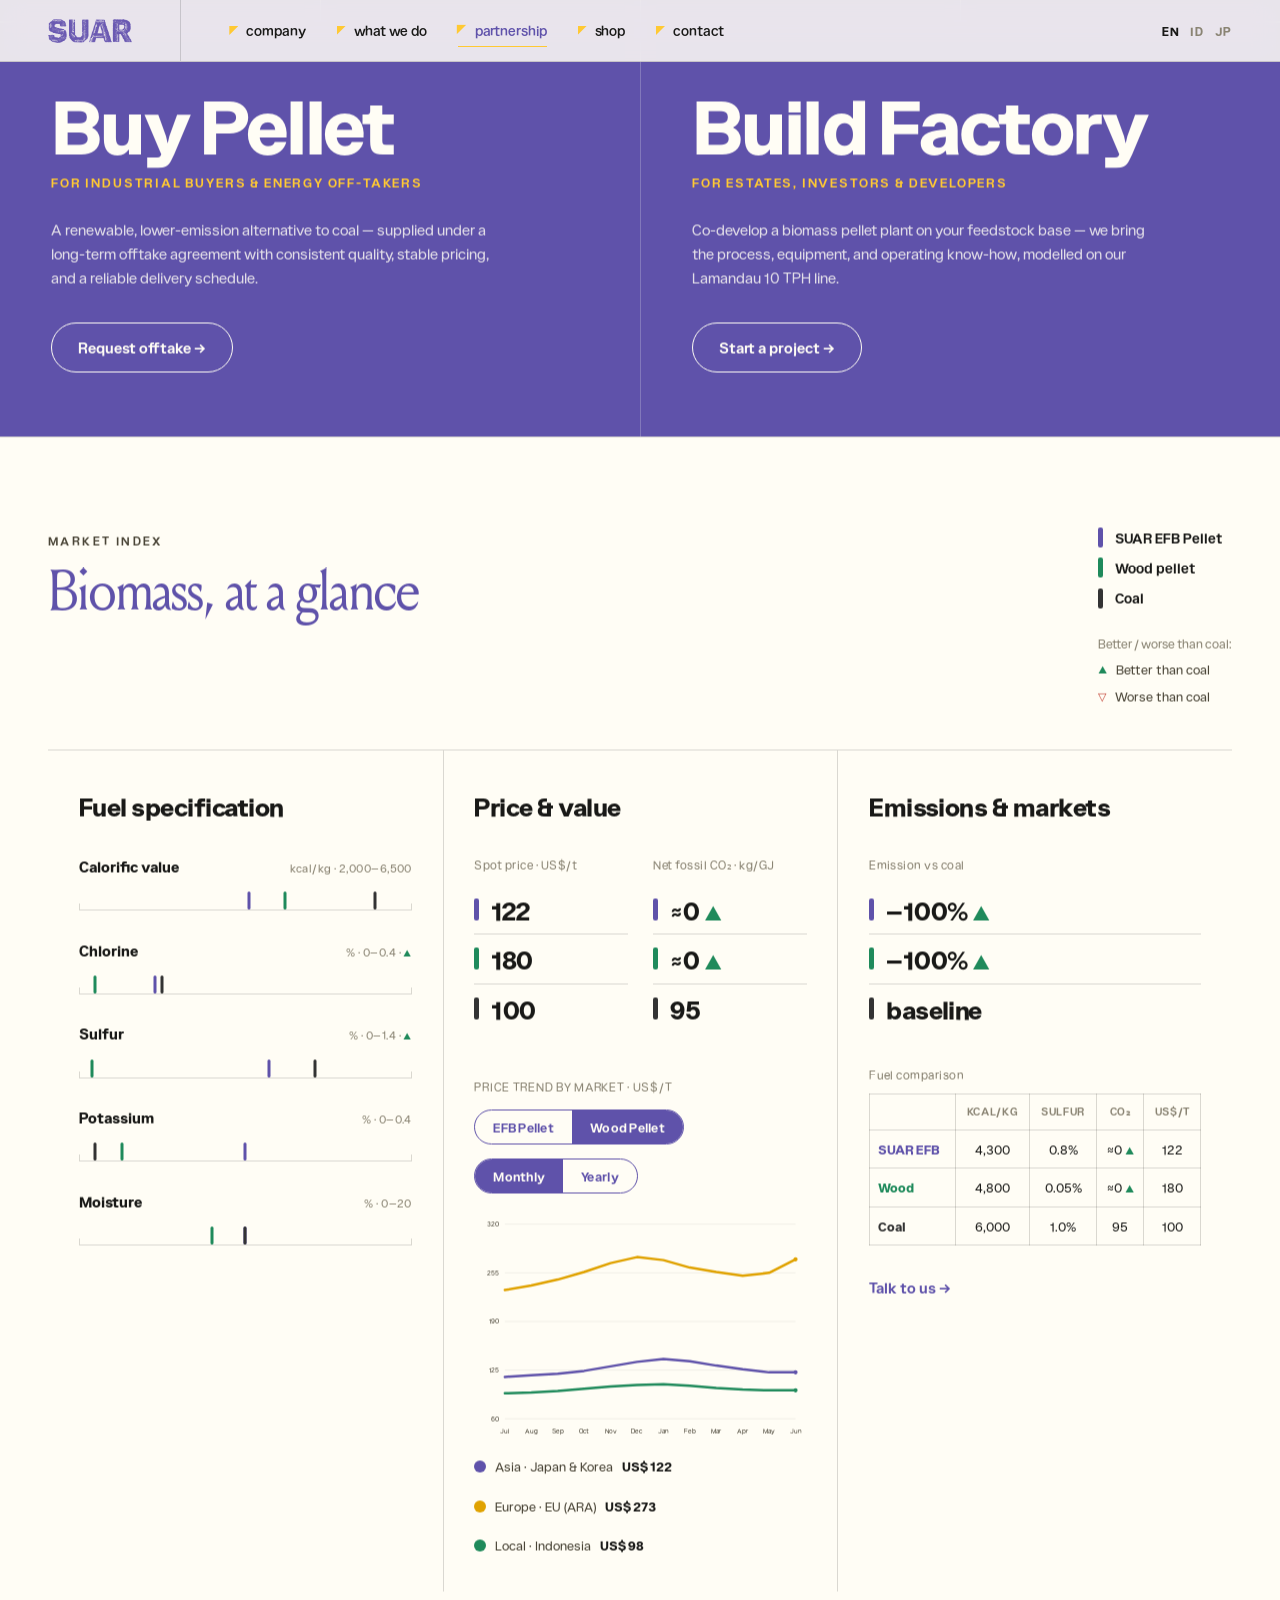
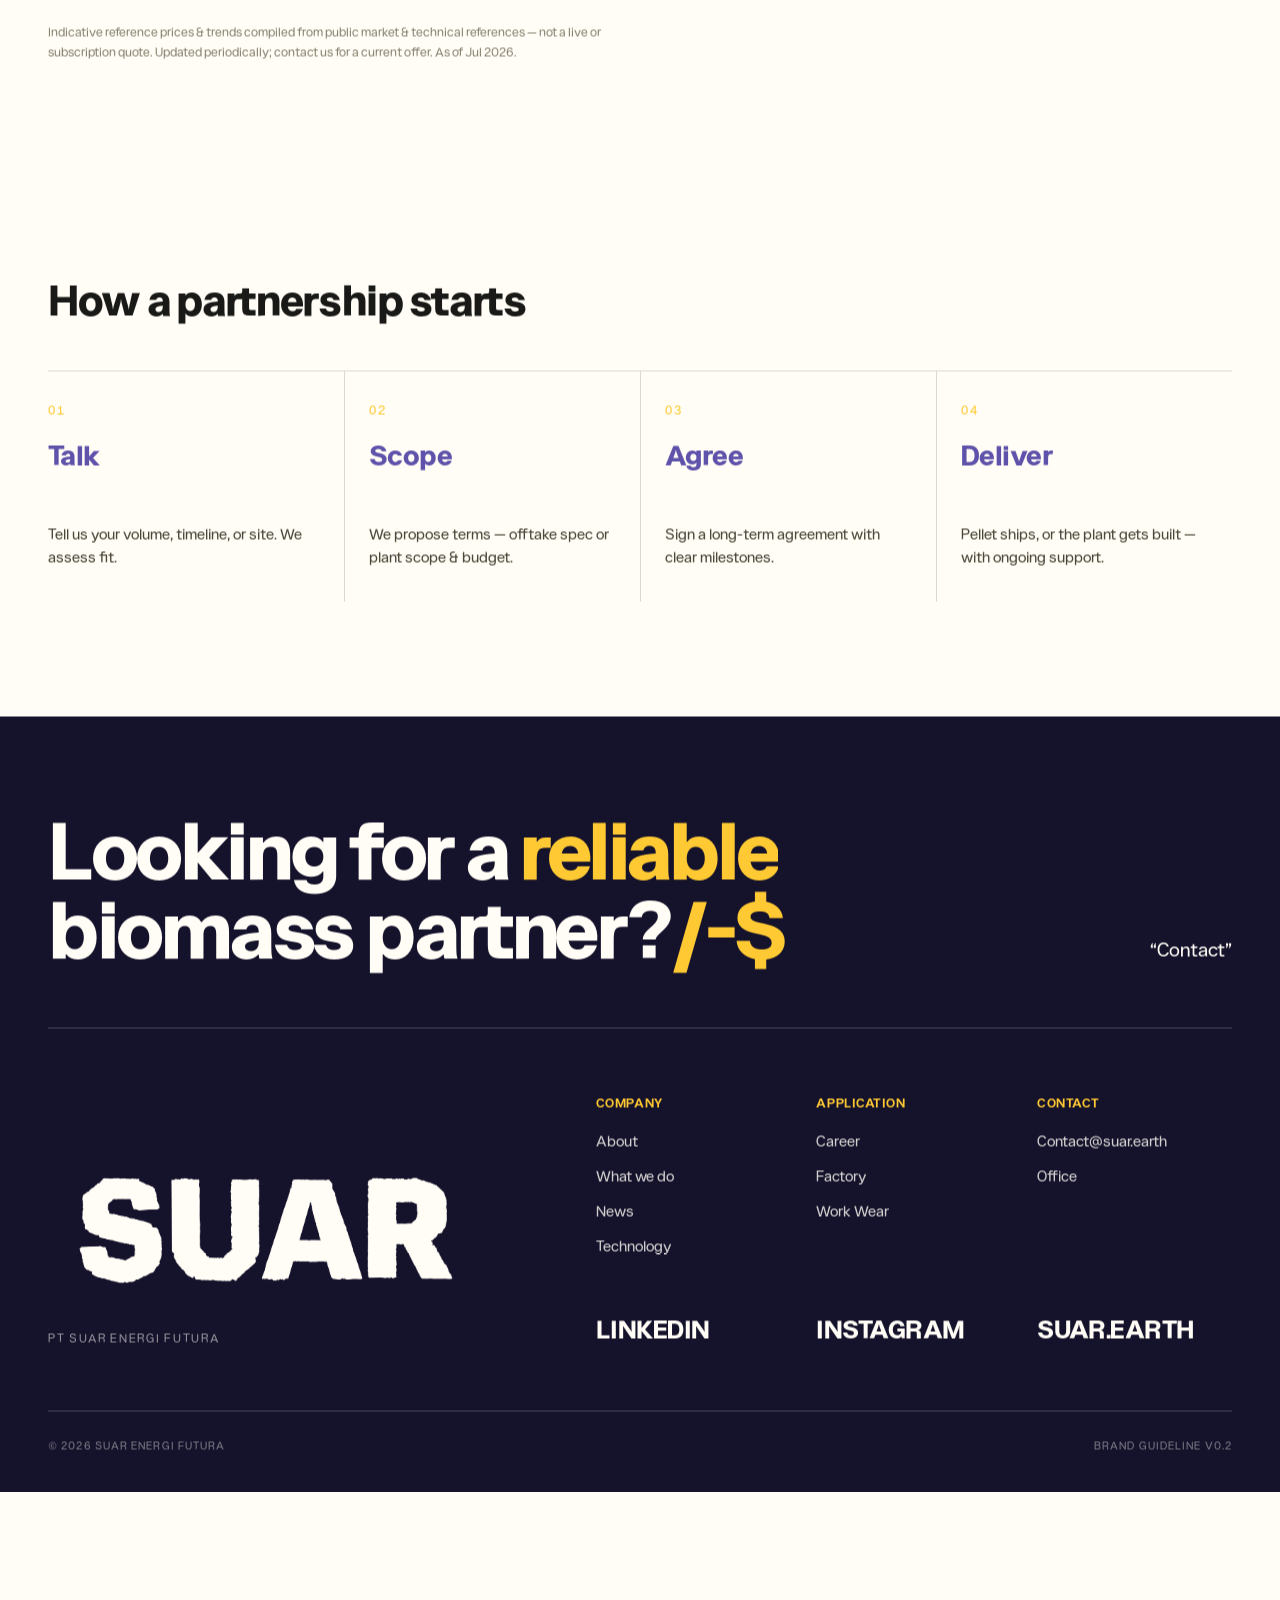
<file: product.html>
<!DOCTYPE html>
<html lang="en"><head>
<meta charset="utf-8">
<title>ENERGI FUTURA</title>
<link rel="canonical" href="https://suar.earth/partnership.html">
<meta http-equiv="refresh" content="0; url=partnership.html">
<script>location.replace("partnership.html");</script>
</head><body>
<p>This page has moved to <a href="partnership.html">Partnership</a>.</p>
</body></html>
</file>
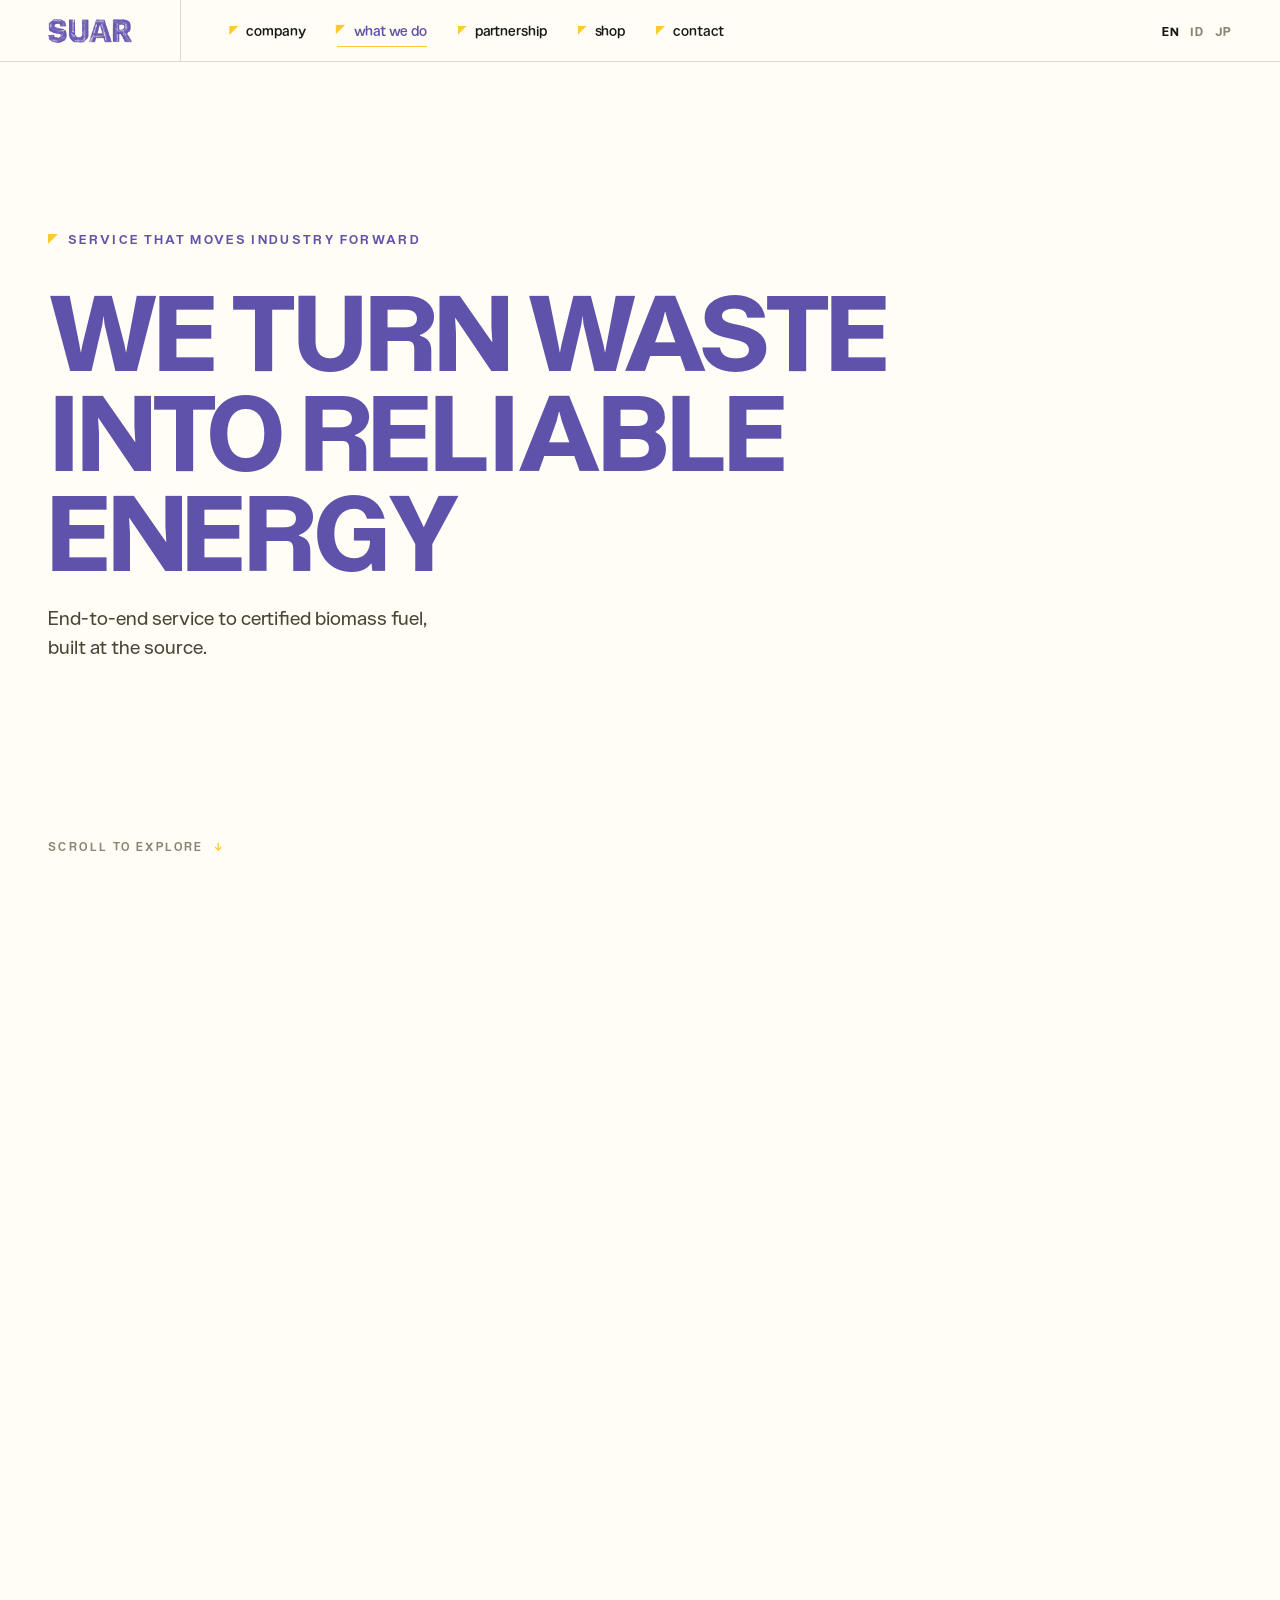
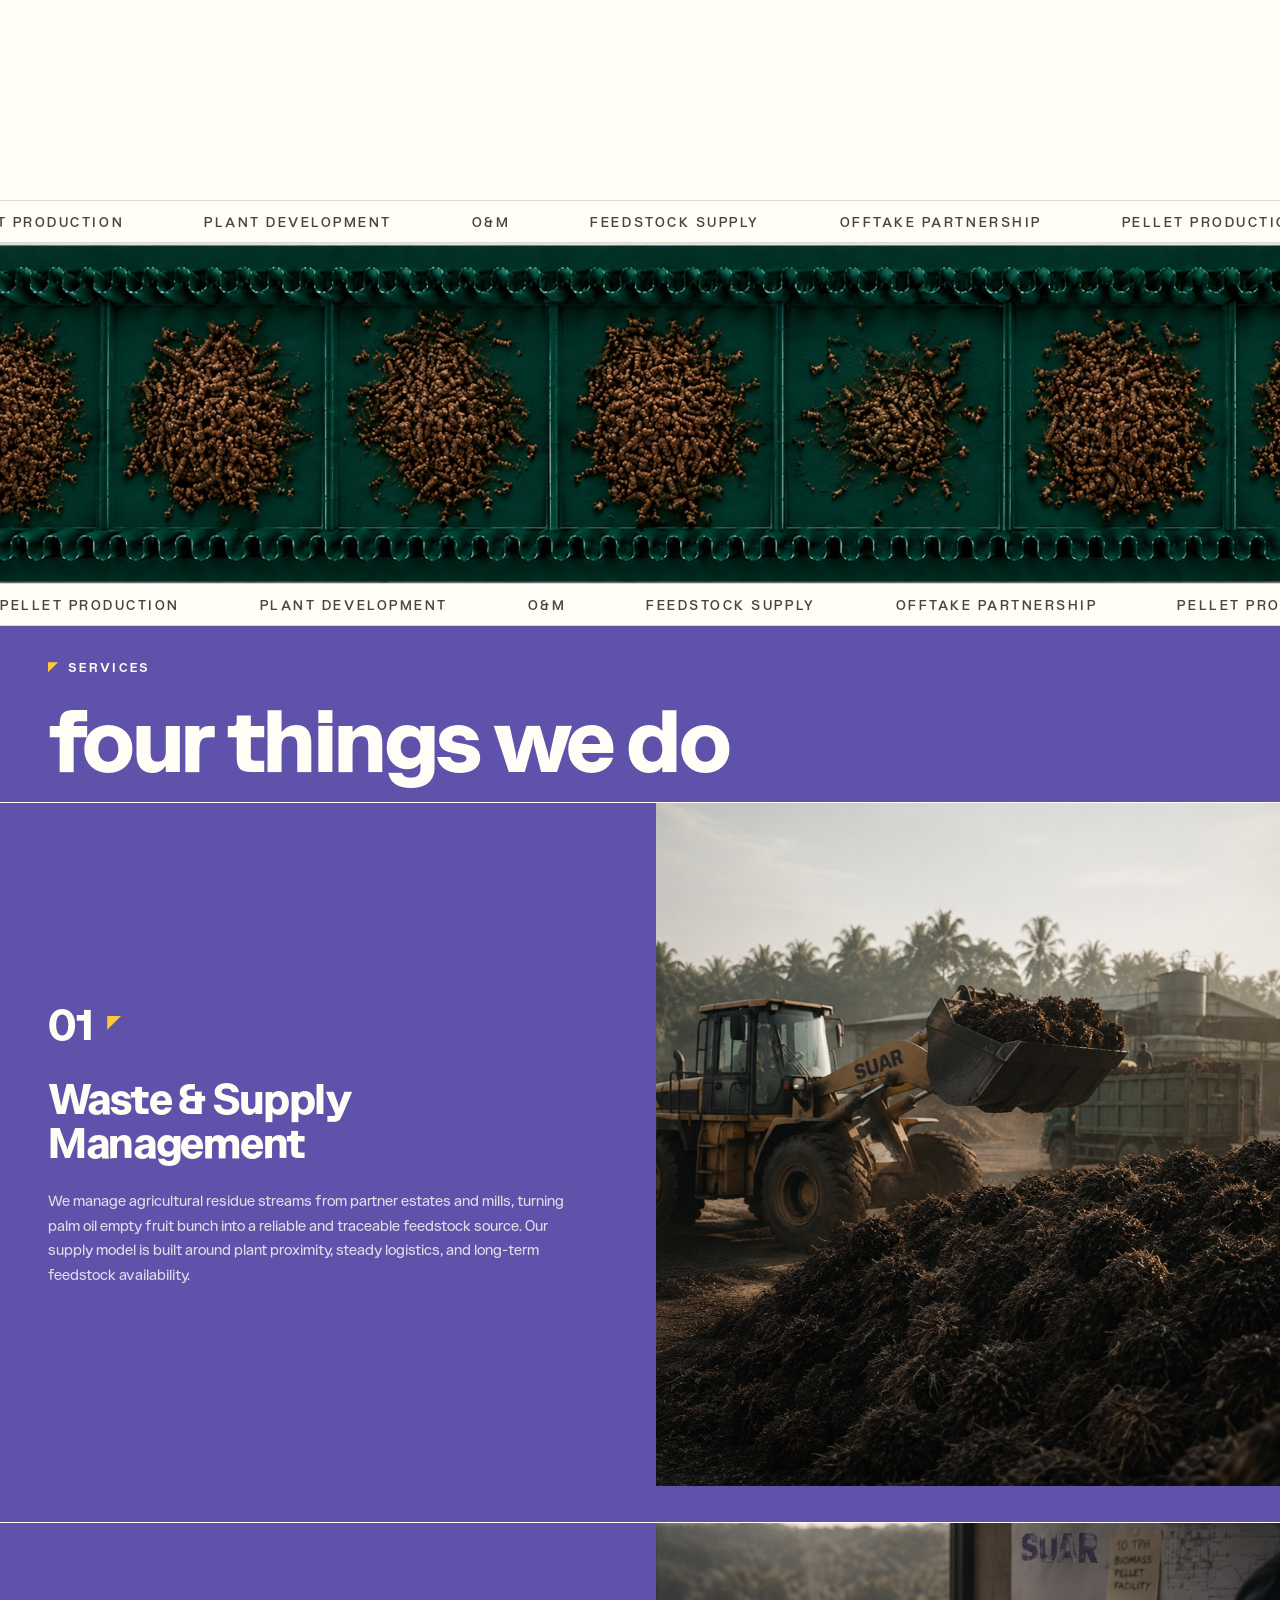
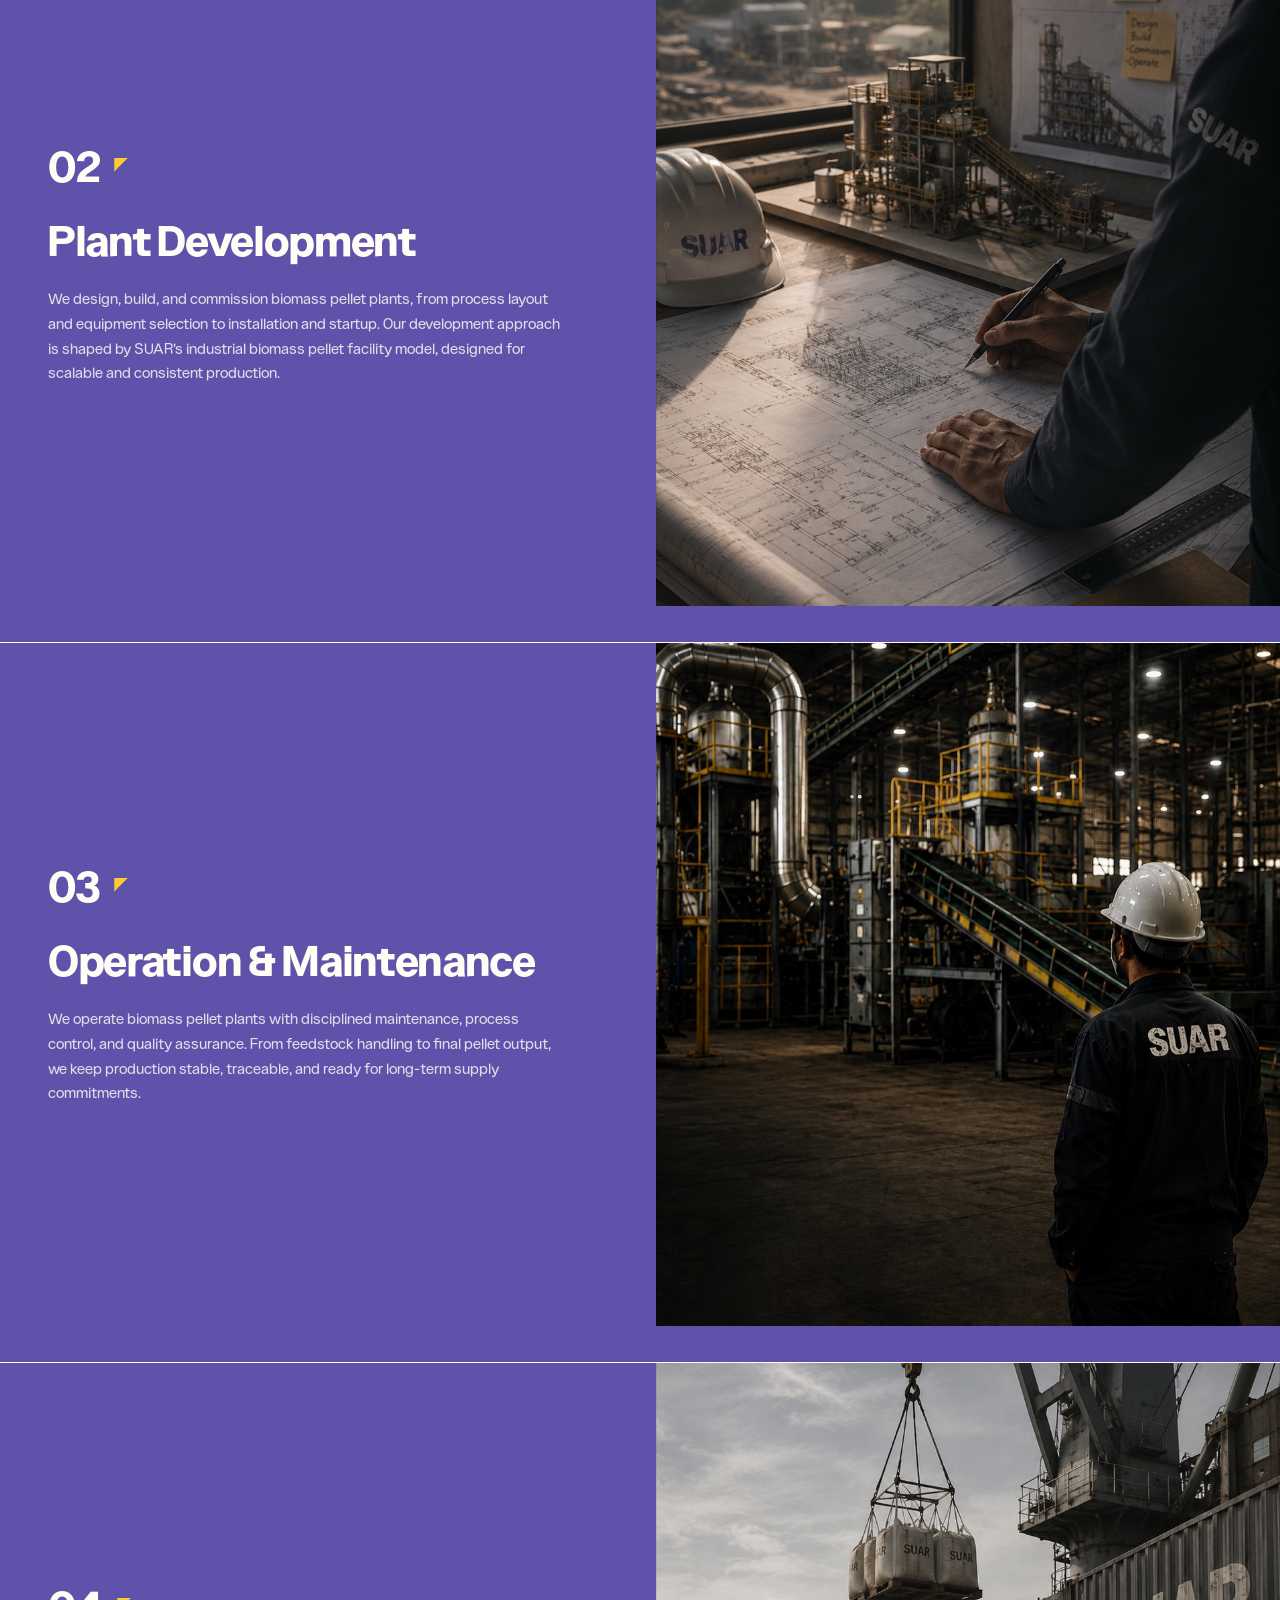
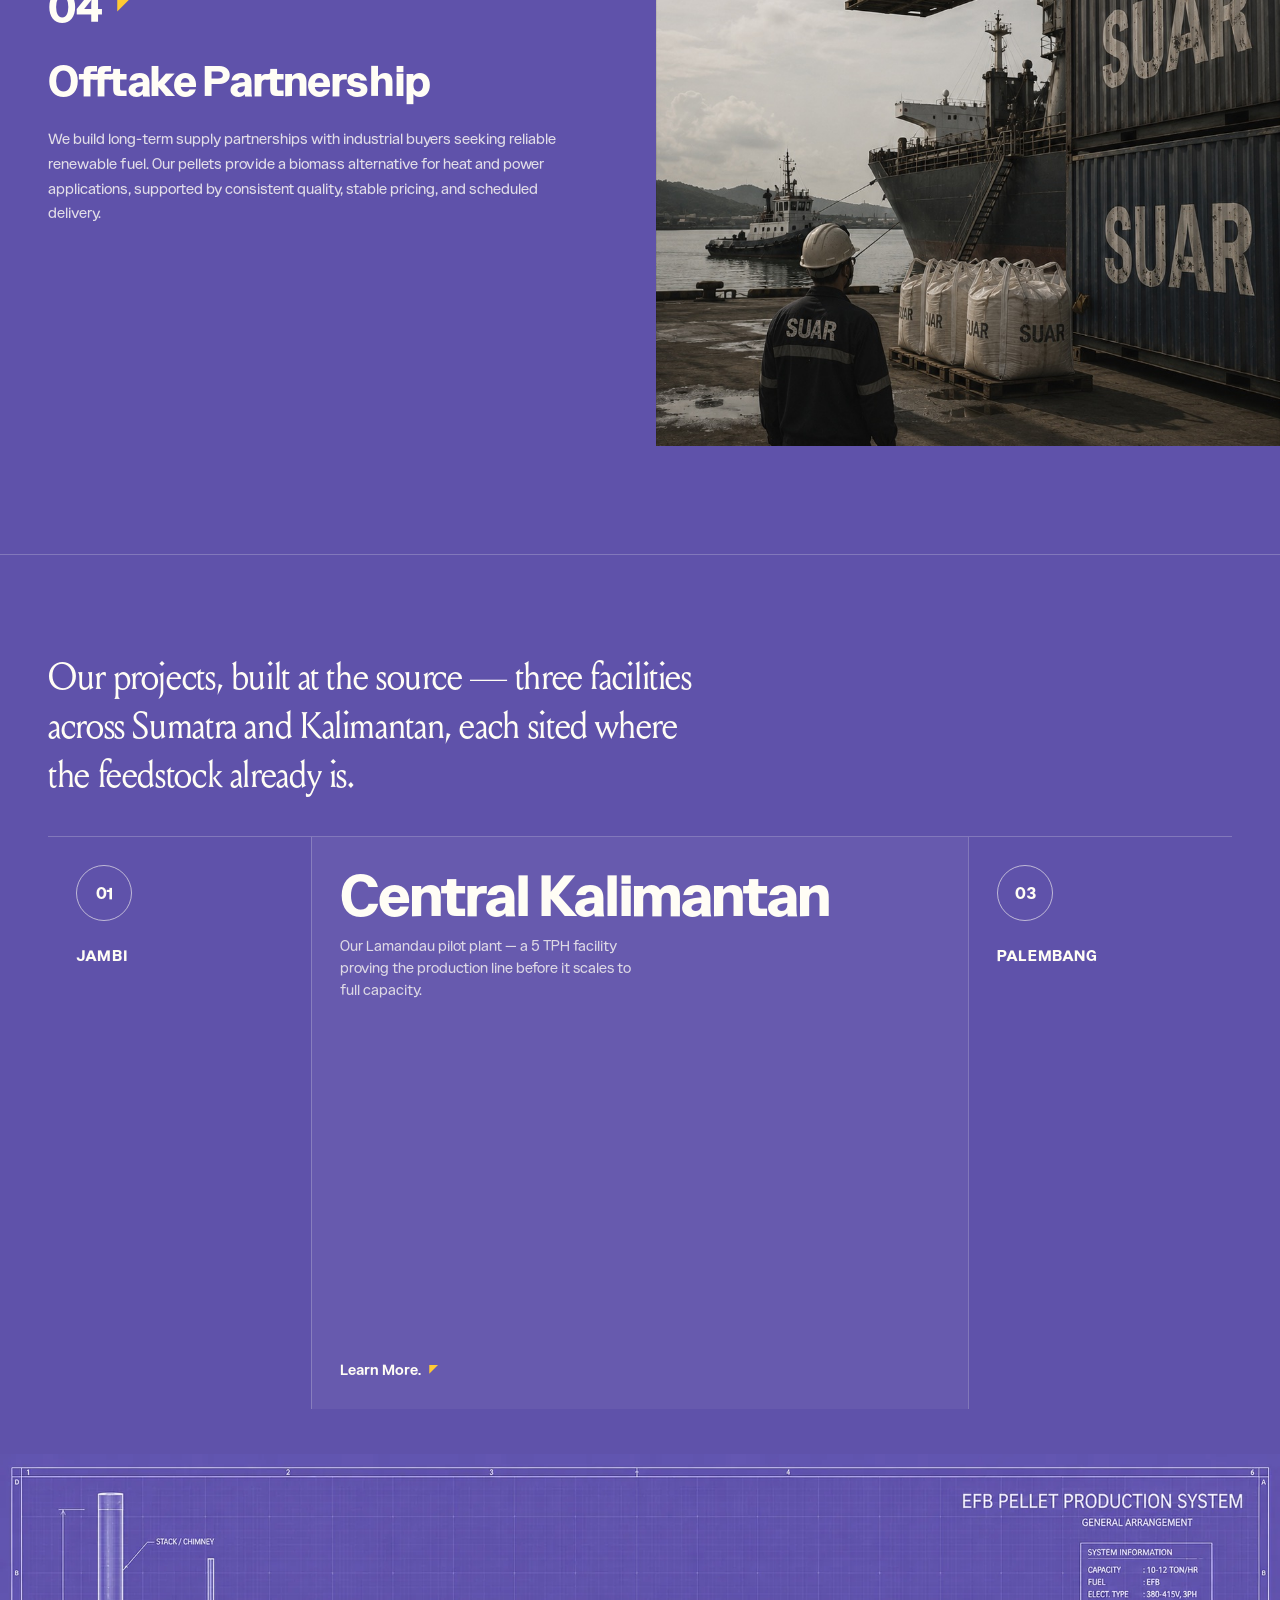
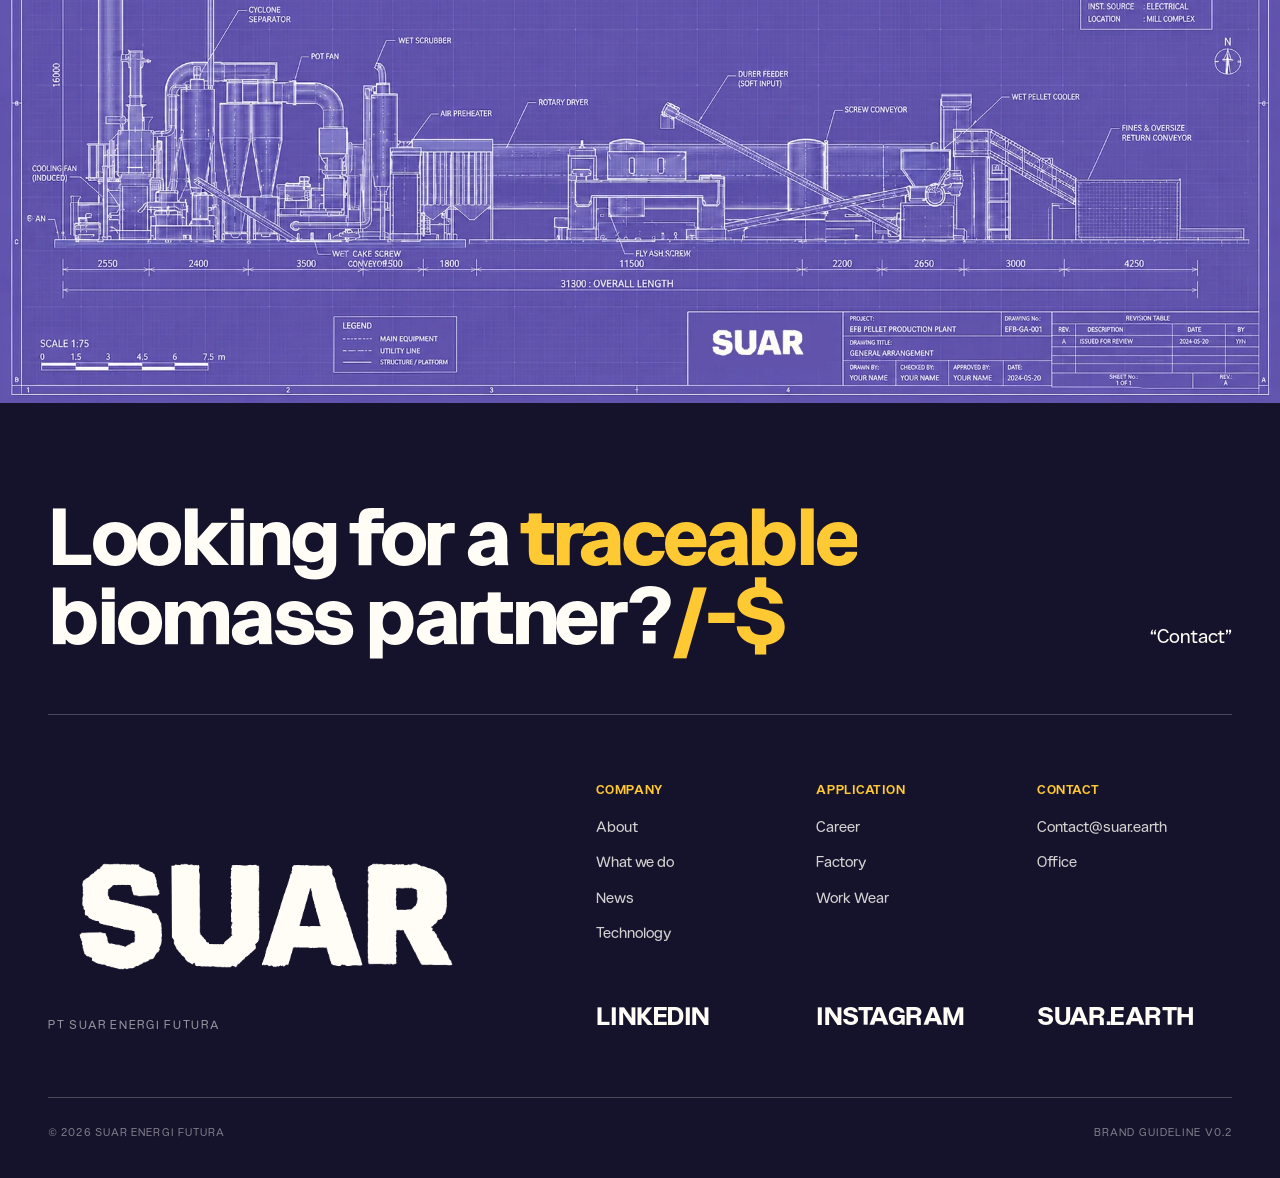
<file: project.html>
<!DOCTYPE html>
<html lang="en"><head>
<meta charset="utf-8">
<title>ENERGI FUTURA</title>
<link rel="canonical" href="https://suar.earth/what-we-do.html">
<meta http-equiv="refresh" content="0; url=what-we-do.html">
<script>location.replace("what-we-do.html");</script>
</head><body>
<p>This page has moved to <a href="what-we-do.html">What We Do</a>.</p>
</body></html>
</file>
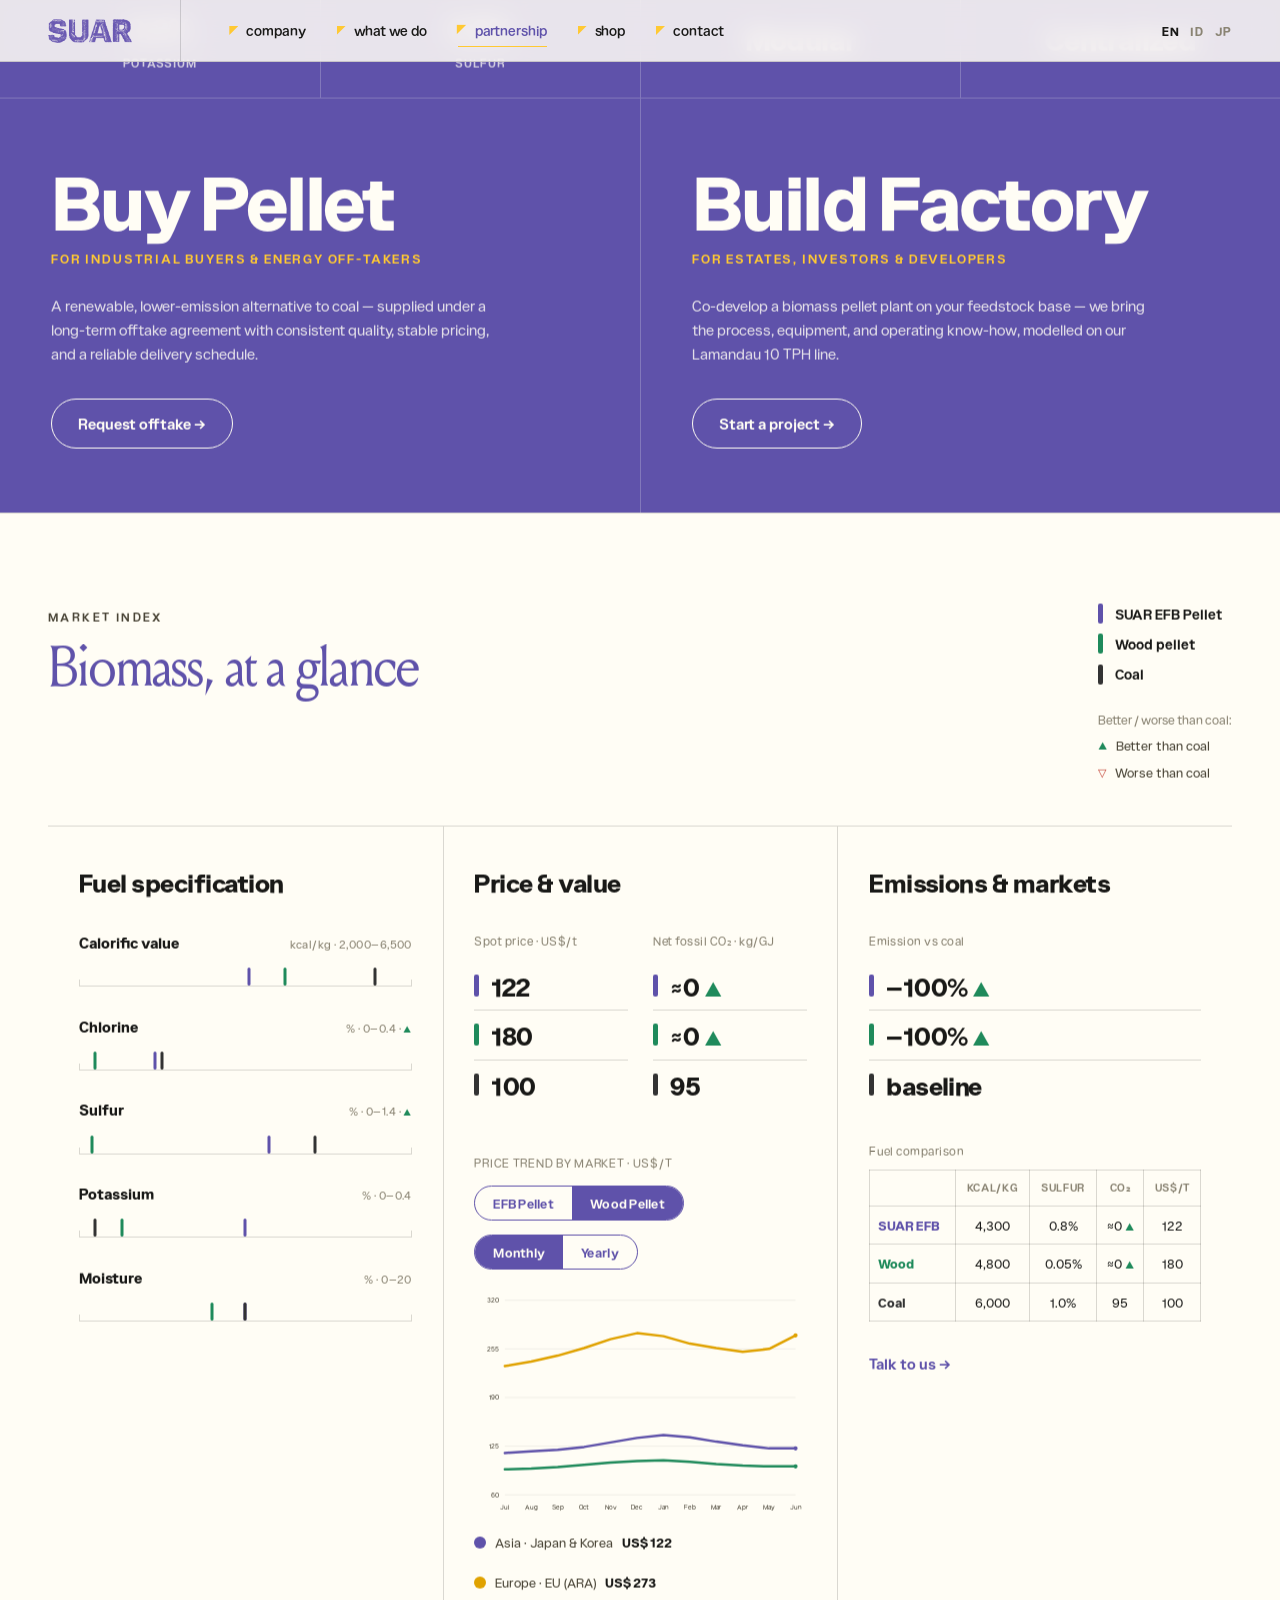
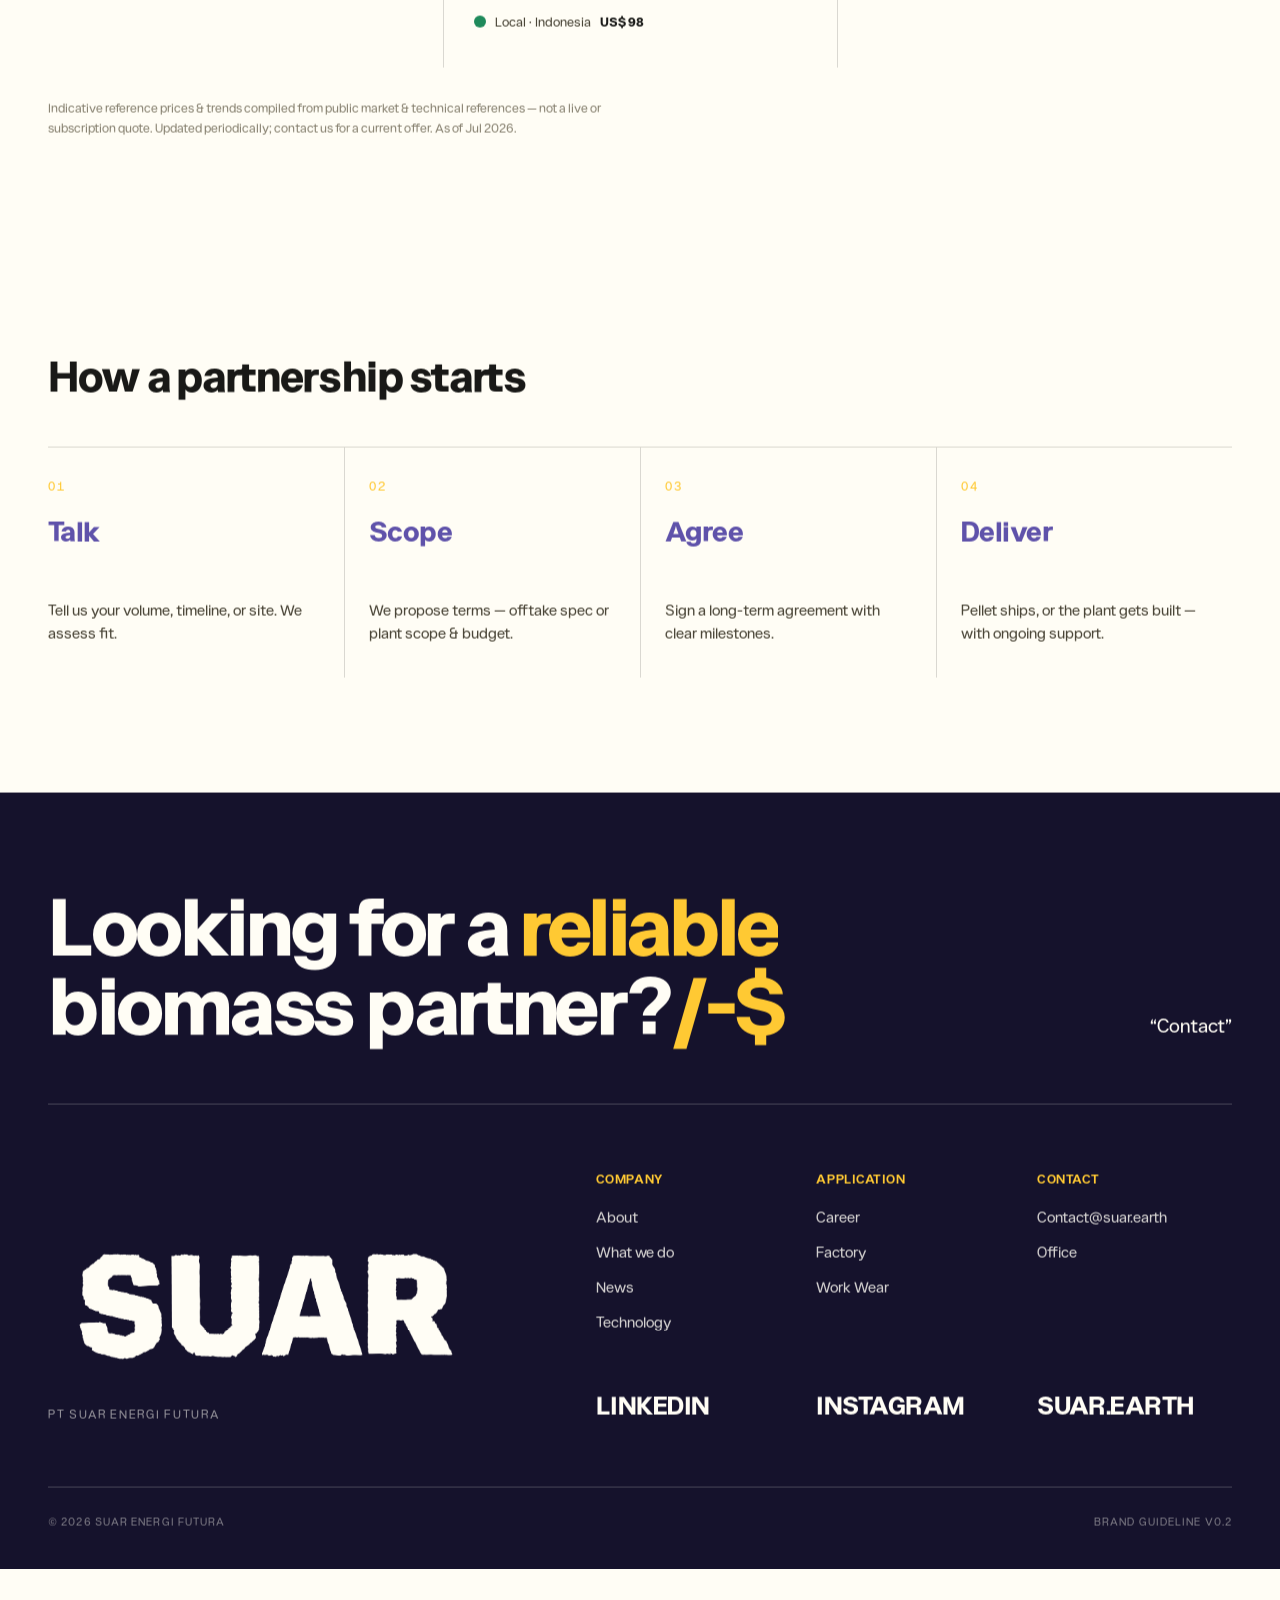
<file: snapshot.html>
<!DOCTYPE html>
<html lang="en"><head>
<meta charset="utf-8">
<title>ENERGI FUTURA</title>
<link rel="canonical" href="https://suar.earth/partnership.html">
<meta http-equiv="refresh" content="0; url=partnership.html#market">
<script>location.replace("partnership.html#market");</script>
</head><body>
<p>Moved to <a href="partnership.html#market">Partnership · Market index</a>.</p>
</body></html>
</file>
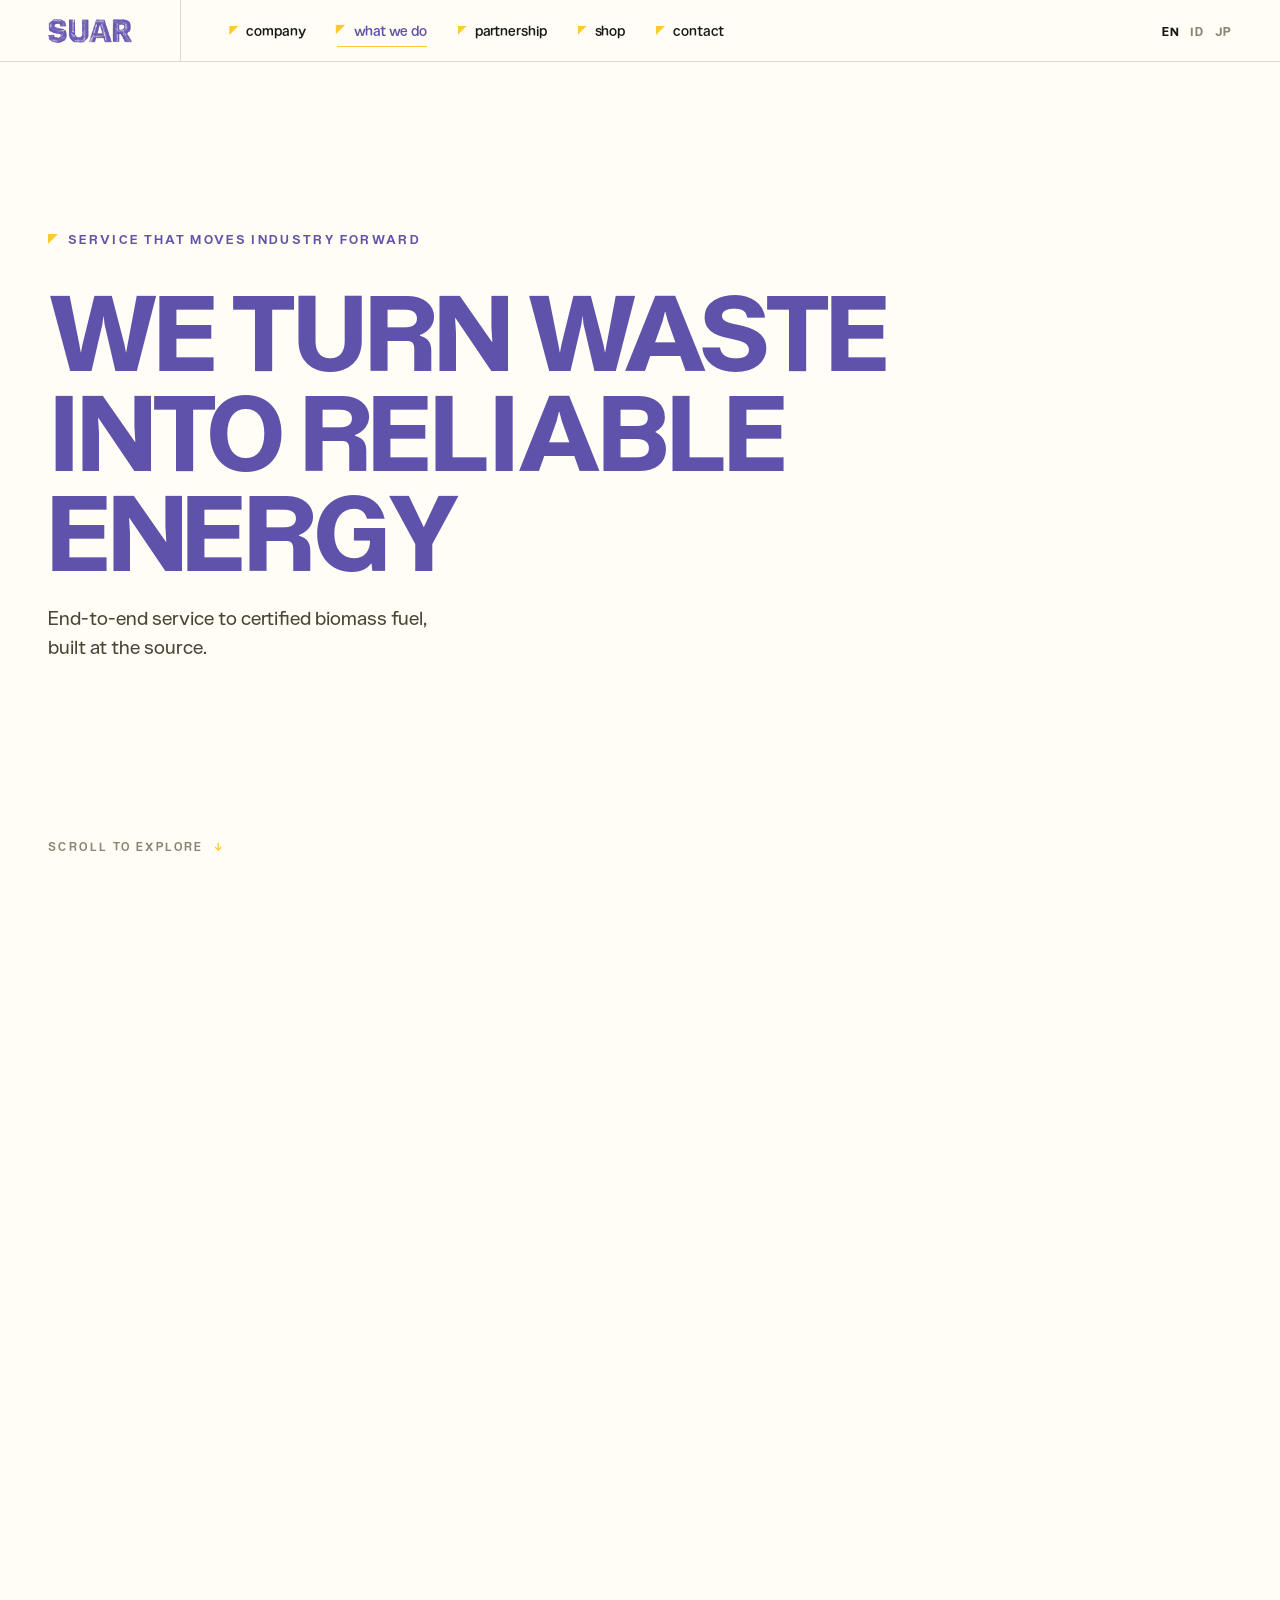
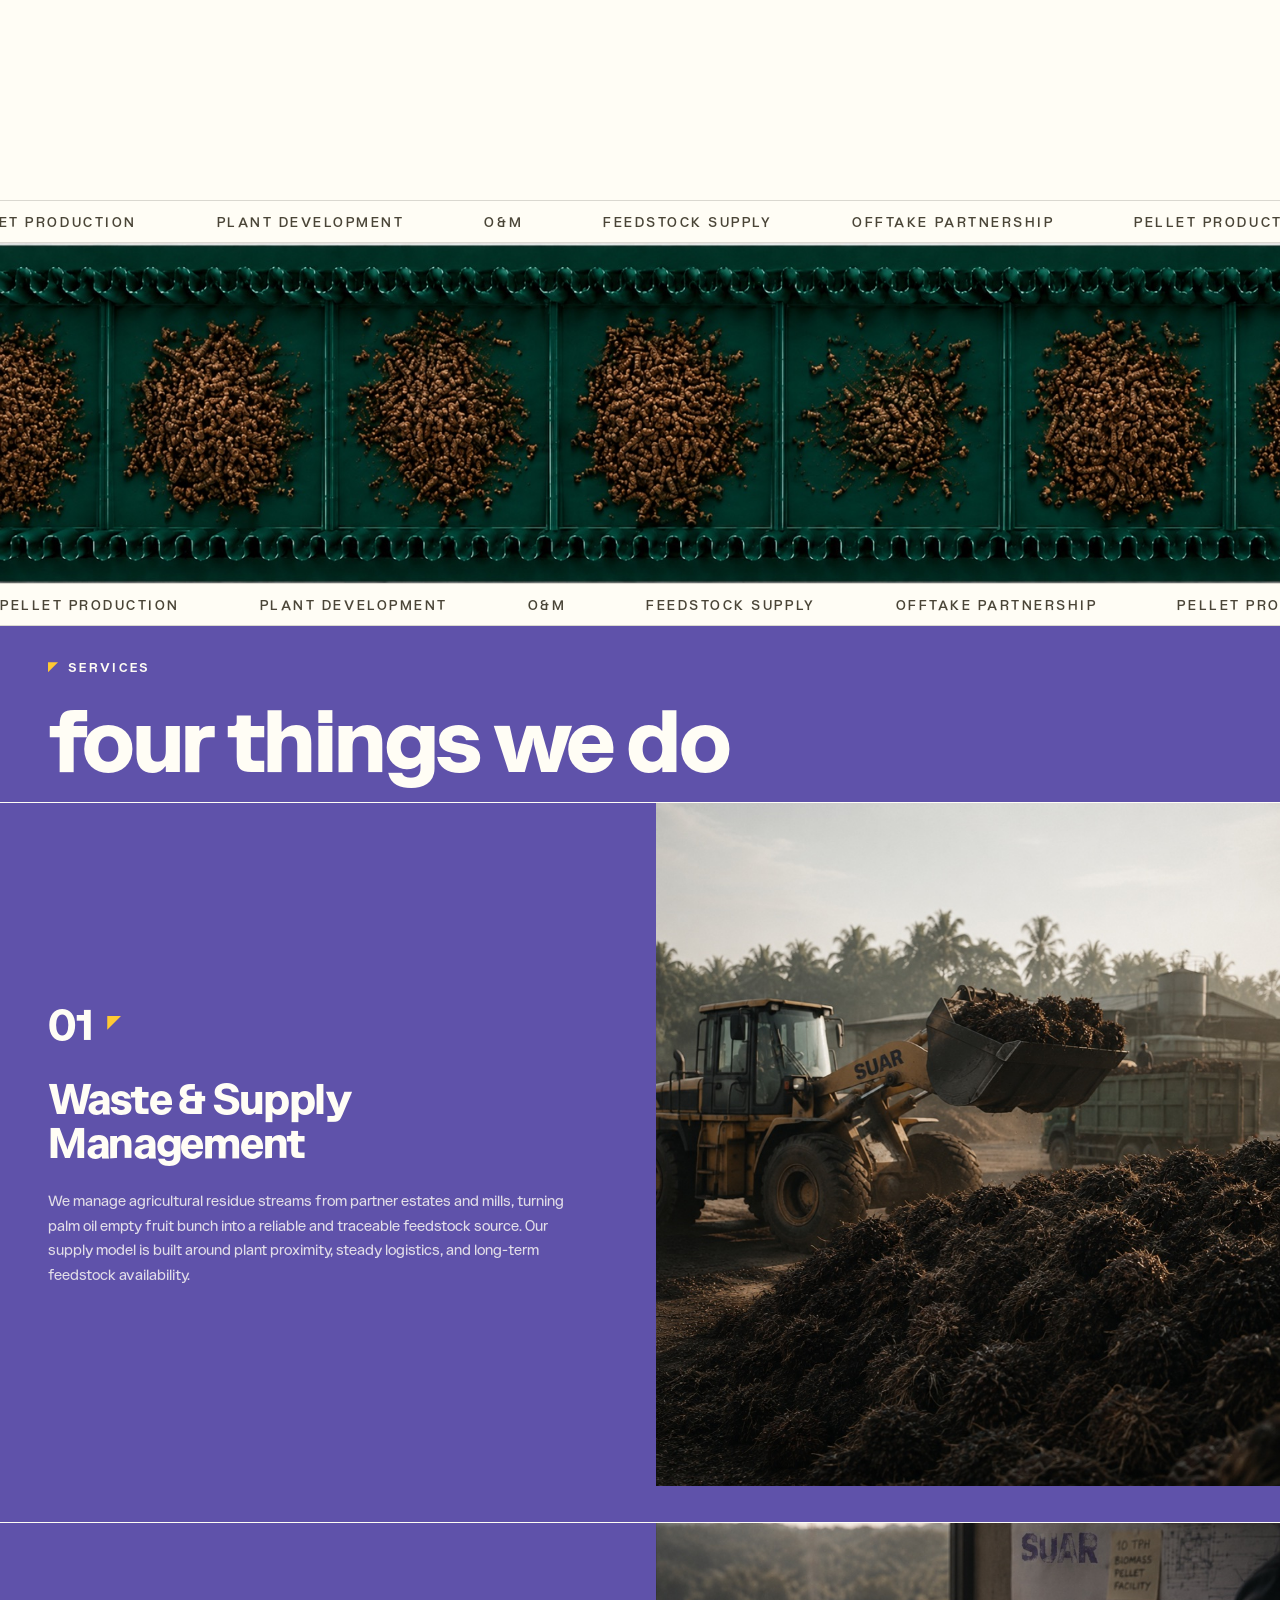
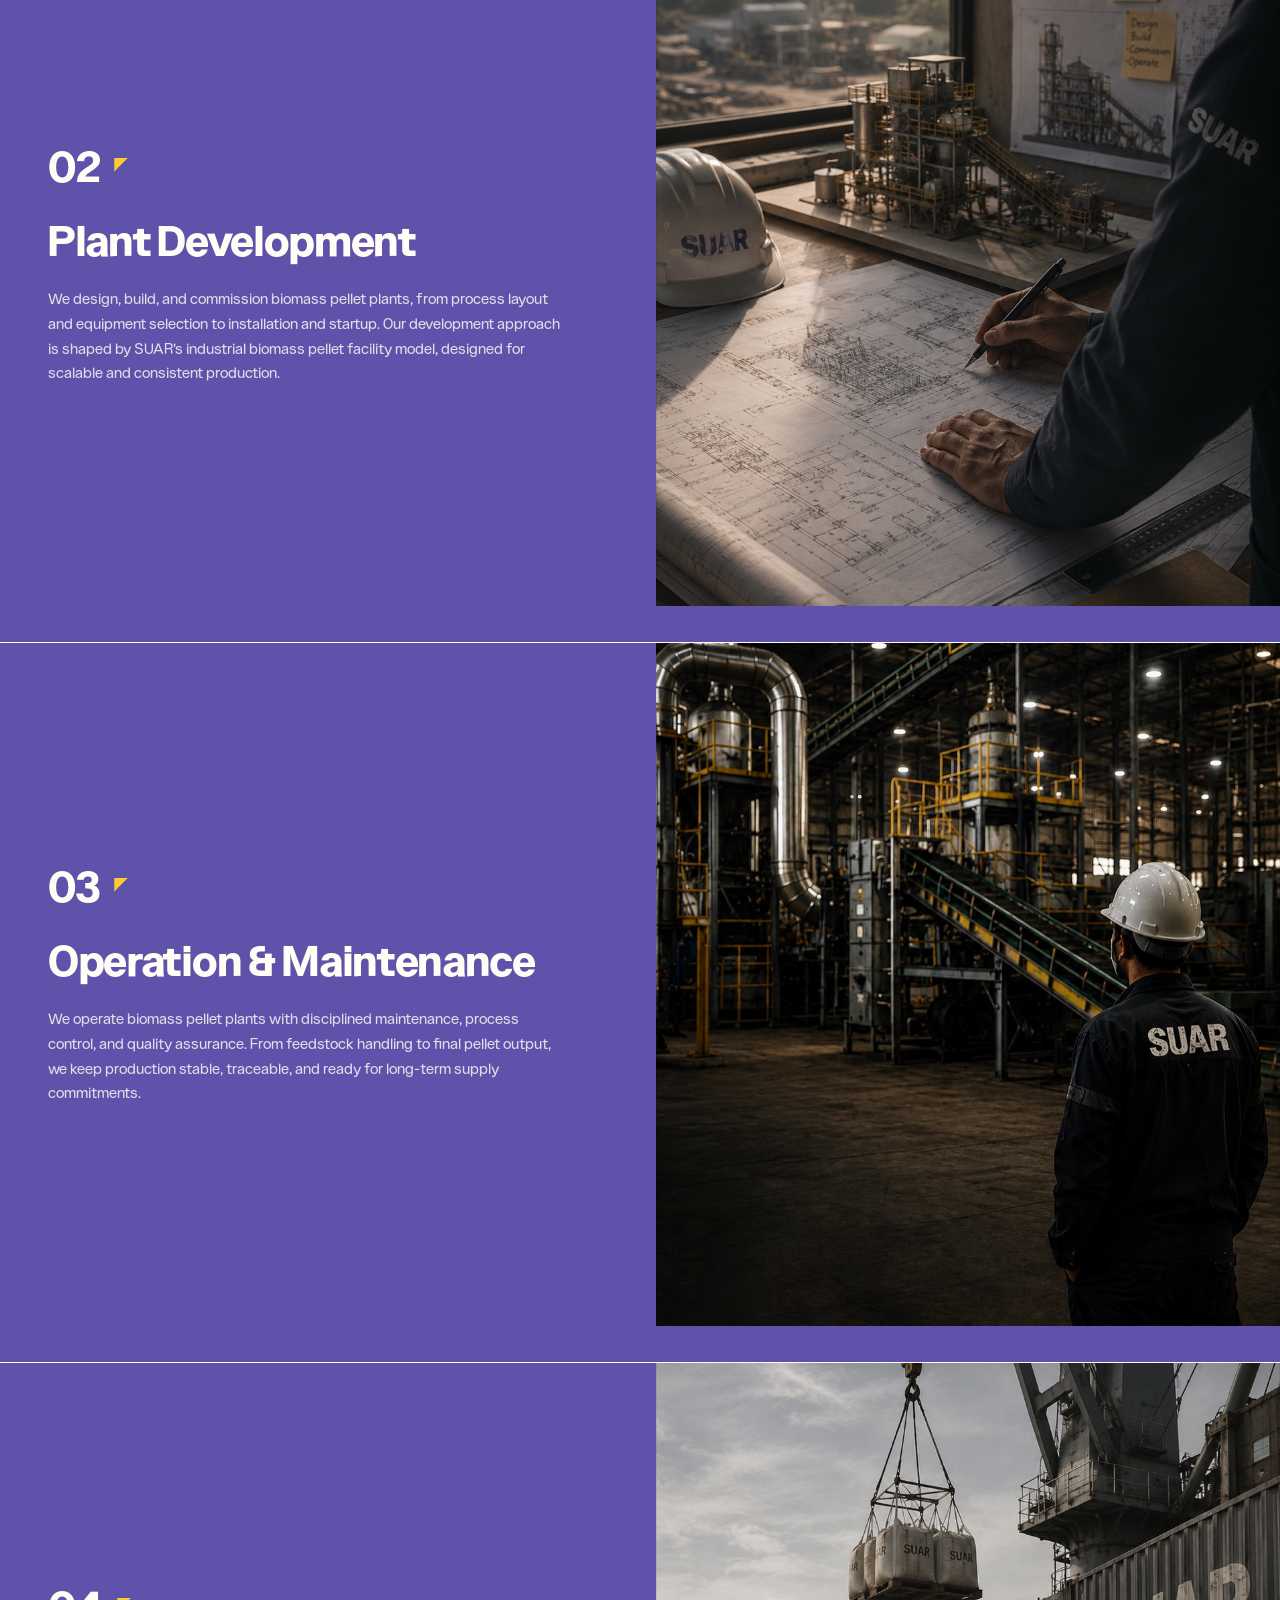
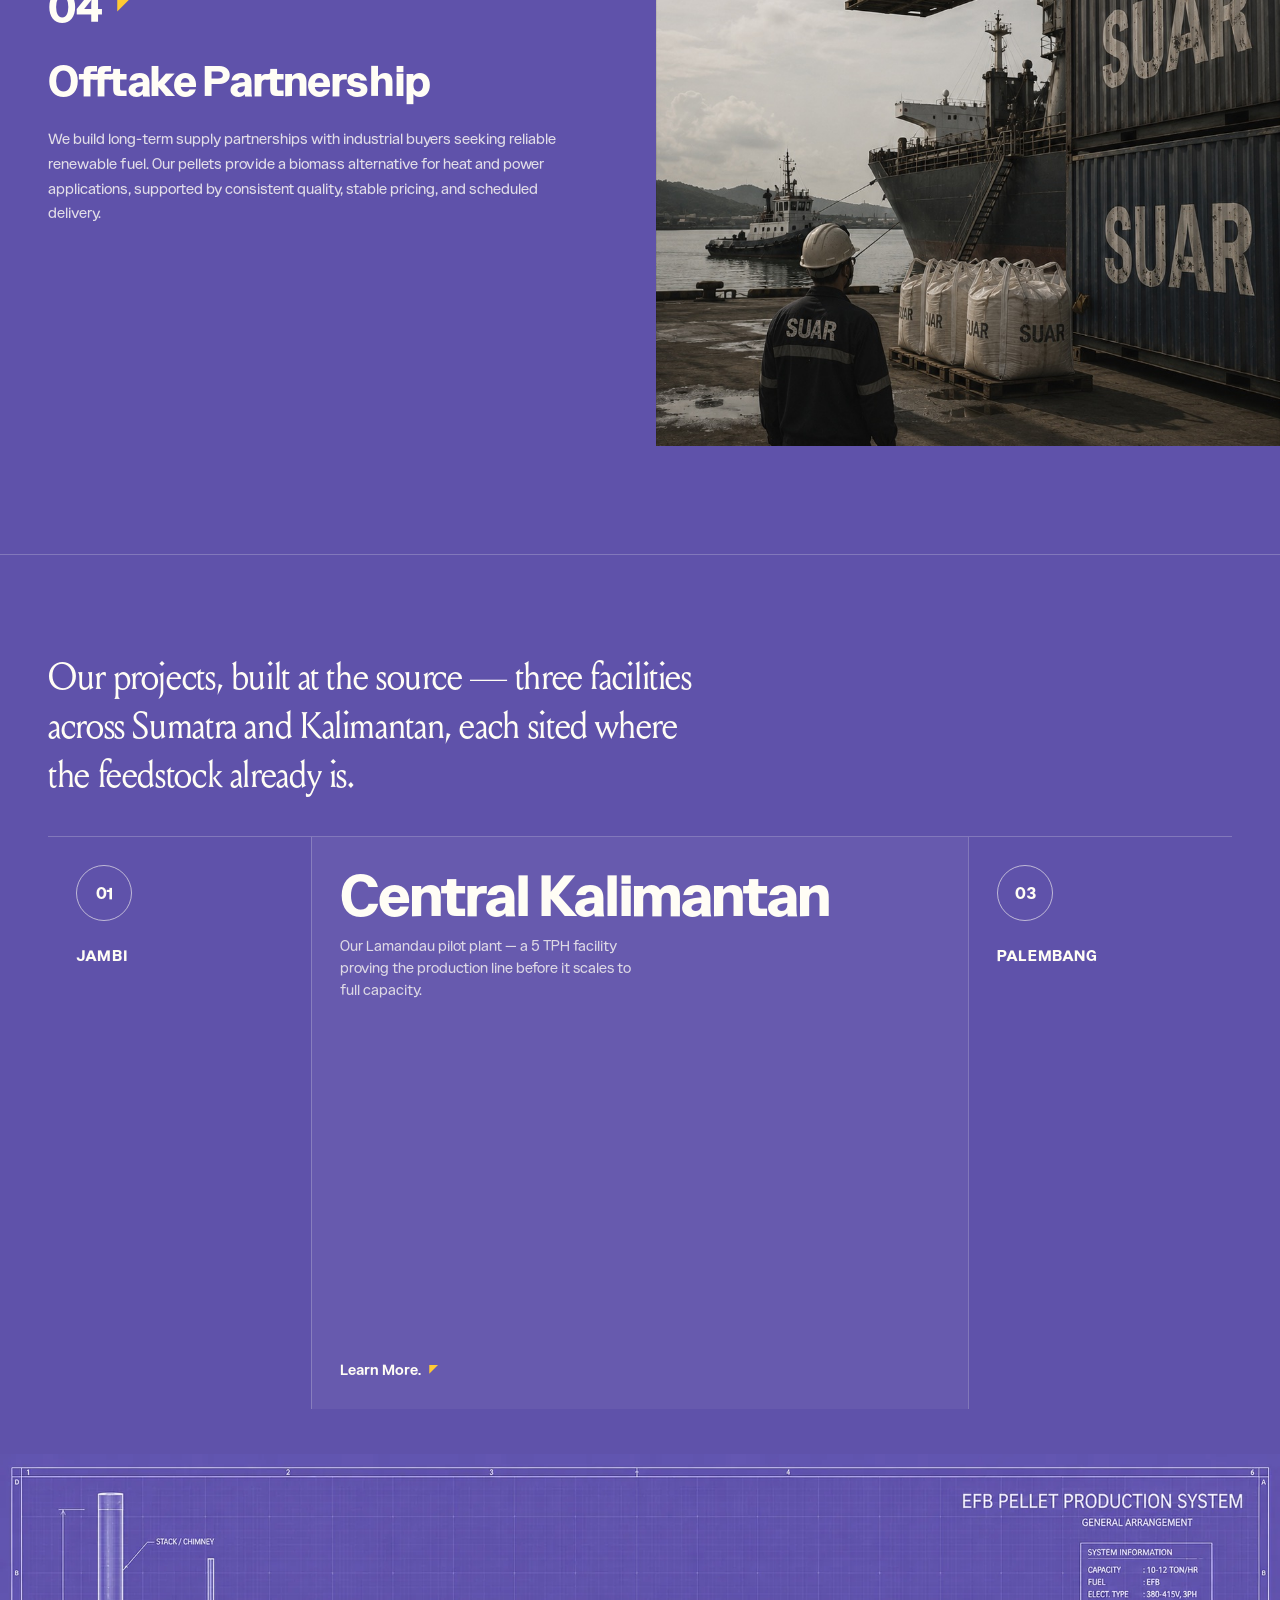
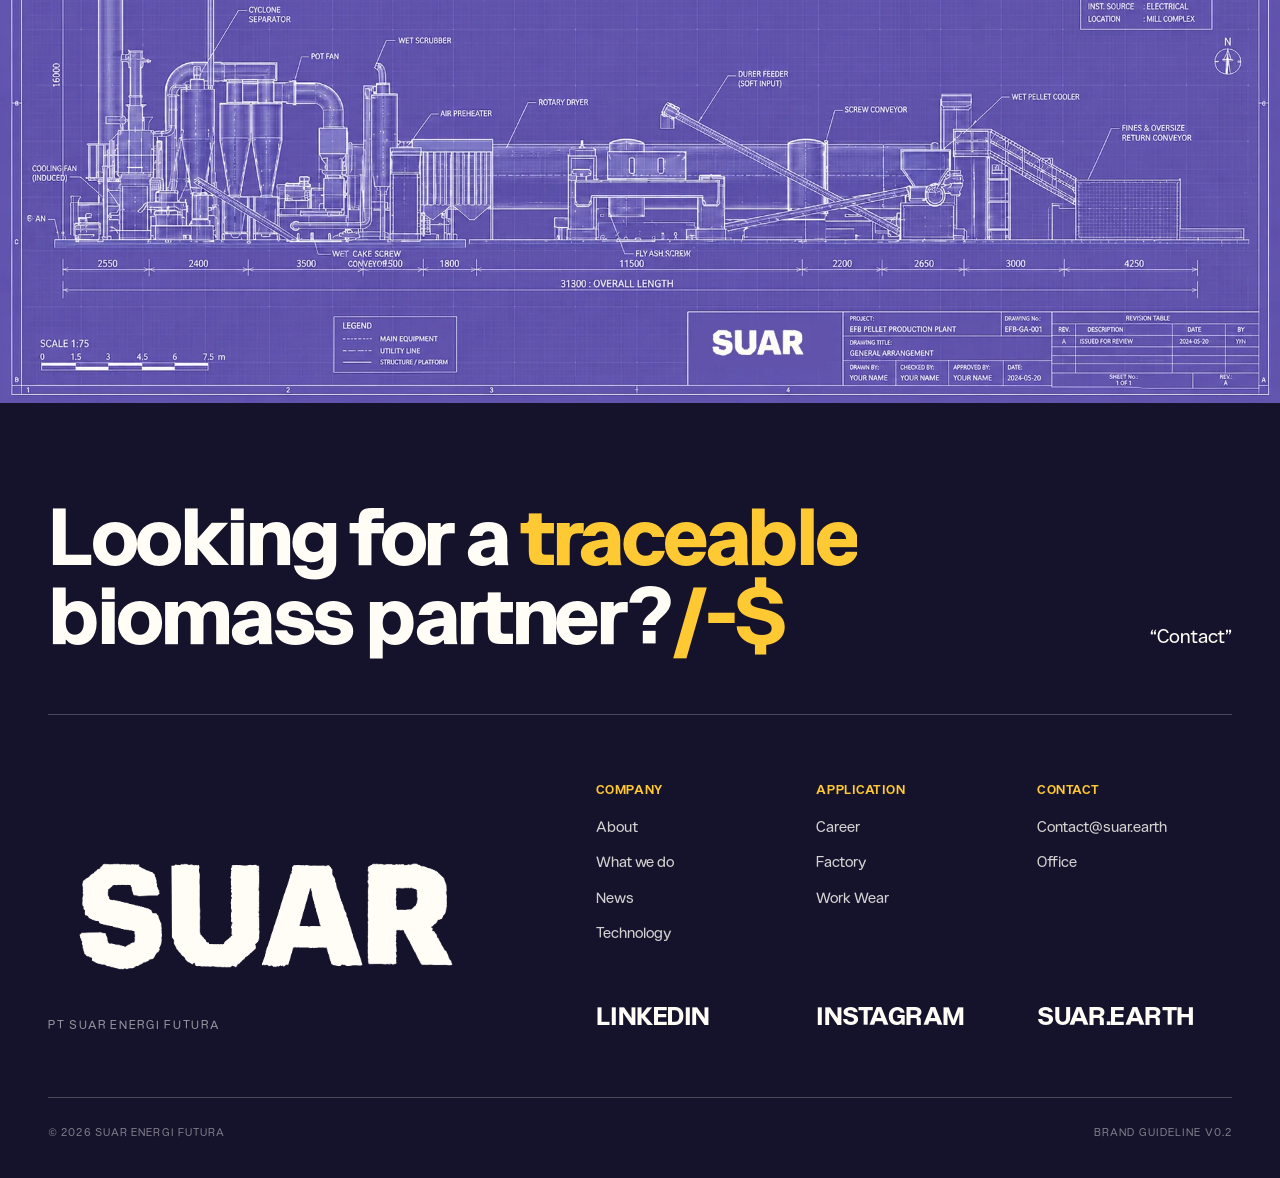
<file: what-we-do.html>
<!DOCTYPE html>
<html lang="en"><head>
<meta charset="utf-8">
<meta name="viewport" content="width=device-width, initial-scale=1">
<title>ENERGI FUTURA</title>
<meta name="description" content="What SUAR does — biomass pellet production, plant development, O&M, feedstock supply, offtake partnership, and our Lamandau pilot plant.">
<link rel="canonical" href="https://suar.earth/what-we-do.html">
<link rel="icon" type="image/png" href="favicon.png">
<link rel="stylesheet" href="site.css">
</head>
<body data-nav-page="what-we-do.html" class="loading">

<!-- ============ INTRO LOADER ============ -->
<div id="loader" class="loader">
  <div class="loader-mark"><img src="logo-bone.png" alt="SUAR"></div>
  <div class="loader-count"><span>0</span></div>
</div>

<!-- ============ NAV ============ -->
<nav class="nav">
  <a class="brand" href="index.html"><img class="brand-uv" src="logo-uv.png" alt="SUAR"><img class="brand-dark" src="logo-sg.png" alt=""></a>
  <div class="links">
    <a data-page="company.html" href="company.html"><span class="tick">▼</span><span class="lbl">company</span></a>
    <a data-page="what-we-do.html" href="what-we-do.html"><span class="tick">▼</span><span class="lbl">what we do</span></a>
    <a data-page="partnership.html" href="partnership.html"><span class="tick">▼</span><span class="lbl">partnership</span></a>
    <a data-page="shop.html" href="shop.html"><span class="tick">▼</span><span class="lbl">shop</span></a>
    <a data-page="contact.html" href="contact.html"><span class="tick">▼</span><span class="lbl">contact</span></a>
    <span class="lang">
      <button data-lang="en" class="active">EN</button>
      <button data-lang="id">ID</button>
      <button data-lang="ja">JP</button>
    </span>
  </div>
</nav>

<!-- ============ PAGE HERO ============ -->
<!-- ============ SERVICE HERO · scroll-driven forklift fly-across ============ -->
<!-- One sticky full-screen hero; the forklift asset moves L→R across the headline
     as the user scrolls (driven by --p). Text stays fixed behind the object. -->
<section class="svc-hero-scroll" id="svc-hero">
  <div class="shs-stage">
    <div class="shs-content">
      <span class="shs-eyebrow">
        <span class="tri" aria-hidden="true"></span>
        <span data-i18n-en="">Service that moves industry forward</span><span data-i18n-id="">Layanan yang menggerakkan industri</span><span data-i18n-ja="">産業を前へ動かすサービス</span>
      </span>
      <h1 class="shs-headline">
        <span data-i18n-en="">We turn waste<br>into reliable<br>energy</span>
        <span data-i18n-id="">Kami ubah yang terbuang<br>jadi energi<br>yang andal</span><span data-i18n-ja="">捨てられたものを<br>確かなエネルギー<br>へと変える</span>
      </h1>
      <p class="shs-support">
        <span data-i18n-en="">End-to-end service to certified biomass fuel, built at the source.</span>
        <span data-i18n-id="">Layanan utuh menuju bahan bakar biomassa bersertifikat — dirawat sejak dari sumbernya.</span><span data-i18n-ja="">認証済みバイオマス燃料まで、一貫したサービス。源となる場所から手をかけて。</span>
      </p>
      <span class="shs-scroll">
        <span data-i18n-en="">Scroll to explore</span><span data-i18n-id="">Gulir untuk jelajahi</span><span data-i18n-ja="">スクロールして見る</span>
        <span class="shs-arrow" aria-hidden="true">&#8595;</span>
      </span>
    </div>

    <!-- moving foreground object — replace images/suar-forklift-jumbo-bag.webp to change the asset -->
    <img class="shs-forklift" src="images/suar-forklift-jumbo-bag.webp" alt="SUAR forklift carrying an EFB pellet jumbo bag"
         onerror="this.onerror=null;this.src='https://placehold.co/1600x900/5F52AA/ffffff?text=SUAR+Forklift+Asset'">
  </div>
</section>

<!-- ============ MARQUEE ============ -->
<div class="marquee">
  <div class="marquee-track">
    <span>Pellet production</span><span>Plant development</span><span>O&amp;M</span><span>Feedstock supply</span><span>Offtake partnership</span>
    <span>Pellet production</span><span>Plant development</span><span>O&amp;M</span><span>Feedstock supply</span><span>Offtake partnership</span>
  </div>
</div>

<!-- ============ CONVEYOR (belt band, moved from company) ============ -->
<div class="about-photo" role="img" aria-label="SUAR EFB biomass pellets in a cleated conveyor belt, moving right">
  <div class="ac-track" aria-hidden="true">
    <img src="images/pellet-belt.jpg" alt="">
    <img src="images/pellet-belt.jpg" alt="">
    <img src="images/pellet-belt.jpg" alt="">
    <img src="images/pellet-belt.jpg" alt="">
  </div>
  <span class="ph-tag">Biomass Pellet · EFB</span>
</div>

<!-- ============ MARQUEE (below belt) ============ -->
<div class="marquee">
  <div class="marquee-track" style="animation-direction:reverse">
    <span>Pellet production</span><span>Plant development</span><span>O&amp;M</span><span>Feedstock supply</span><span>Offtake partnership</span>
    <span>Pellet production</span><span>Plant development</span><span>O&amp;M</span><span>Feedstock supply</span><span>Offtake partnership</span>
  </div>
</div>

<!-- ============ SERVICES LIST ============ -->
<!-- ============ FOUR THINGS WE DO · sticky-stacking cards ============ -->
<section class="ft-section" id="four-things" data-nav-dark="">
  <header class="ft-head">
    <span class="ft-eyebrow"><span class="tri" aria-hidden="true"></span><span data-i18n-en="">Services</span><span data-i18n-id="">Layanan</span><span data-i18n-ja="">サービス</span></span>
    <h2 class="ft-title" data-i18n-en="">four things we do</h2><h2 class="ft-title" data-i18n-id="">empat hal yang kami kerjakan</h2><h2 class="ft-title" data-i18n-ja="">私たちが手がける四つのこと</h2>
  </header>

  <div class="ft-stack">

    <article class="ft-card" style="--i:0">
      <div class="ftc-text">
        <div class="ftc-top"><span class="ftc-no">01</span><span class="tri" aria-hidden="true"></span></div>
        <h3 class="ftc-title" data-i18n-en="">Waste &amp; Supply Management</h3><h3 class="ftc-title" data-i18n-id="">Manajemen Limbah &amp; Pasokan</h3><h3 class="ftc-title" data-i18n-ja="">廃棄物・供給マネジメント</h3>
        <p class="ftc-desc" data-i18n-en="">We manage agricultural residue streams from partner estates and mills, turning palm oil empty fruit bunch into a reliable and traceable feedstock source. Our supply model is built around plant proximity, steady logistics, and long-term feedstock availability.</p>
        <p class="ftc-desc" data-i18n-id="">Kami merawat aliran sisa panen dari kebun dan pabrik mitra, mengubah tandan kosong sawit jadi bahan baku yang andal dan bisa ditelusuri. Model pasokan kami tumbuh dari kedekatan dengan pabrik, logistik yang tenang, dan bahan baku yang tersedia untuk waktu yang panjang.</p><p class="ftc-desc" data-i18n-ja="">提携する農園や工場から出る農業残さの流れを管理し、パーム空果房を、信頼でき追跡可能な原料へと変えていきます。私たちの供給モデルは、工場との近さ、落ち着いた物流、そして長期にわたる原料の確保を土台にしています。</p>
      </div>
      <!-- replace with images/services/waste-supply-management.jpg -->
      <div class="ftc-media"><span class="ftc-ph">01</span><img src="images/services/waste-supply-management.jpg" alt="" onerror="this.style.display='none'"></div>
    </article>

    <article class="ft-card" style="--i:1">
      <div class="ftc-text">
        <div class="ftc-top"><span class="ftc-no">02</span><span class="tri" aria-hidden="true"></span></div>
        <h3 class="ftc-title" data-i18n-en="">Plant Development</h3><h3 class="ftc-title" data-i18n-id="">Pengembangan Pabrik</h3><h3 class="ftc-title" data-i18n-ja="">プラント開発</h3>
        <p class="ftc-desc" data-i18n-en="">We design, build, and commission biomass pellet plants, from process layout and equipment selection to installation and startup. Our development approach is shaped by SUAR&rsquo;s industrial biomass pellet facility model, designed for scalable and consistent production.</p>
        <p class="ftc-desc" data-i18n-id="">Kami merancang, membangun, dan menghidupkan pabrik pelet biomassa — dari tata letak proses dan pilihan mesin hingga pemasangan dan penyalaan pertama. Pendekatan kami berpijak pada model fasilitas industrial SUAR, dibuat untuk tumbuh tanpa kehilangan keajekan.</p><p class="ftc-desc" data-i18n-ja="">プロセスのレイアウトや設備の選定から、据え付け、初回の立ち上げまで、バイオマスペレット工場の設計・建設・試運転を手がけます。私たちの開発は、拡張性と安定生産のために設計されたSUARの産業用バイオマスペレット施設モデルに基づいています。</p>
      </div>
      <!-- replace with images/services/plant-development.jpg -->
      <div class="ftc-media"><span class="ftc-ph">02</span><img src="images/services/plant-development.jpg" alt="" onerror="this.style.display='none'"></div>
    </article>

    <article class="ft-card" style="--i:2">
      <div class="ftc-text">
        <div class="ftc-top"><span class="ftc-no">03</span><span class="tri" aria-hidden="true"></span></div>
        <h3 class="ftc-title" data-i18n-en="">Operation &amp; Maintenance</h3><h3 class="ftc-title" data-i18n-id="">Operasi &amp; Pemeliharaan</h3><h3 class="ftc-title" data-i18n-ja="">運転・保守</h3>
        <p class="ftc-desc" data-i18n-en="">We operate biomass pellet plants with disciplined maintenance, process control, and quality assurance. From feedstock handling to final pellet output, we keep production stable, traceable, and ready for long-term supply commitments.</p>
        <p class="ftc-desc" data-i18n-id="">Kami menjalankan pabrik pelet biomassa dengan perawatan yang telaten, kendali proses, dan jaminan mutu. Dari bahan baku masuk hingga pelet terakhir keluar, kami menjaga produksi tetap tenang, terlacak, dan siap menepati janji pasokan jangka panjang.</p><p class="ftc-desc" data-i18n-ja="">行き届いた保守、プロセス制御、品質保証のもとでバイオマスペレット工場を運転します。原料の受け入れから最終ペレットの出荷まで、生産を安定・追跡可能に保ち、長期の供給契約に応えられる状態を維持します。</p>
      </div>
      <!-- replace with images/services/operation-maintenance.jpg -->
      <div class="ftc-media"><span class="ftc-ph">03</span><img src="images/services/operation-maintenance.jpg" alt="" onerror="this.style.display='none'"></div>
    </article>

    <article class="ft-card" style="--i:3">
      <div class="ftc-text">
        <div class="ftc-top"><span class="ftc-no">04</span><span class="tri" aria-hidden="true"></span></div>
        <h3 class="ftc-title" data-i18n-en="">Offtake Partnership</h3><h3 class="ftc-title" data-i18n-id="">Kemitraan Offtake</h3><h3 class="ftc-title" data-i18n-ja="">オフテイク・パートナーシップ</h3>
        <p class="ftc-desc" data-i18n-en="">We build long-term supply partnerships with industrial buyers seeking reliable renewable fuel. Our pellets provide a biomass alternative for heat and power applications, supported by consistent quality, stable pricing, and scheduled delivery.</p>
        <p class="ftc-desc" data-i18n-id="">Kami merajut kemitraan pasokan jangka panjang dengan pembeli industri yang mencari bahan bakar terbarukan yang bisa diandalkan. Pelet kami jadi alternatif biomassa untuk panas dan listrik — ditopang mutu yang ajek, harga yang tenang, dan pengiriman yang selalu tepat waktu.</p><p class="ftc-desc" data-i18n-ja="">信頼できる再生可能燃料を求める産業向けの買い手と、長期の供給パートナーシップを築きます。私たちのペレットは、熱・電力用途に向けたバイオマスの代替燃料であり、安定した品質、落ち着いた価格、計画的な納入に支えられています。</p>
      </div>
      <!-- replace with images/services/offtake-partnership.jpg -->
      <div class="ftc-media"><span class="ftc-ph">04</span><img src="images/services/offtake-partnership.jpg" alt="" onerror="this.style.display='none'"></div>
    </article>

  </div>
</section>

<!-- ============ PROJECTS · Jambi / Central Kalimantan / Palembang ============ -->
<section class="section capacity uv-bg" id="projects" data-nav-dark="">
  <div class="wrap">
    <p class="cap-intro louize reveal">
      <span data-i18n-en="">Our projects, built at the source — three facilities across Sumatra and Kalimantan, each sited where the feedstock already is.</span>
      <span data-i18n-id="">Proyek kami tumbuh di sumbernya — tiga fasilitas di Sumatra dan Kalimantan, masing-masing berdiri tepat di tempat bahan baku sudah menanti.</span><span data-i18n-ja="">私たちのプロジェクトは源で育ちます。スマトラとカリマンタンに三つの施設。いずれも原料がすでに待つ場所に建っています。</span>
    </p>
    <div class="cap-selector reveal d1" id="proj-selector" role="tablist" aria-label="SUAR projects"></div>
  </div>
</section>

<!-- ============ SYSTEM BLUEPRINT ============ -->
<section class="wwd-blueprint" data-nav-dark="" aria-label="EFB pellet production system blueprint">
  <img src="images/efb-production-blueprint.webp" alt="EFB pellet production system — general arrangement engineering blueprint" loading="lazy">
</section>

<!-- ============ FOOTER ============ -->
<footer class="footer" data-nav-dark="">
  <div class="footer-inner">
    <div class="footer-cta">
      <h2 class="fc-head">
        <span data-i18n-en="">Looking for a <span class="fc-rotate" data-words="reliable, traceable, sustainable, consistent, certified">reliable</span><br>biomass partner?<span class="fc-glyph">/-$</span></span>
        <span data-i18n-id="">Mencari mitra biomassa<br>yang <span class="fc-rotate" data-words="andal, terlacak, lestari, konsisten, tepat">andal</span>?<span class="fc-glyph">/-$</span></span><span data-i18n-ja=""><span class="fc-rotate" data-words="信頼できる, 追跡できる, 持続可能な, 安定した, 認証された">信頼できる</span>バイオマスの<br>パートナーをお探しですか？<span class="fc-glyph">/-$</span></span>
      </h2>
      <a class="fc-contact" href="contact.html">&ldquo;Contact&rdquo;</a>
    </div>

    <div class="footer-main">
      <div class="fm-brand">
        <img src="logo-bone.png" alt="SUAR">
        <span class="fm-sub">PT SUAR ENERGI FUTURA</span>
      </div>
      <div class="fm-right">
        <div class="fm-cols">
          <div class="fm-col">
            <h4 data-i18n-en="">Company</h4><h4 data-i18n-id="">Perusahaan</h4><h4 data-i18n-ja="">会社概要</h4>
            <a href="company.html">About</a>
            <a href="what-we-do.html">What we do</a>
            <a href="news.html">News</a>
            <a href="#">Technology</a>
          </div>
          <div class="fm-col">
            <h4 data-i18n-en="">Application</h4><h4 data-i18n-id="">Aplikasi</h4><h4 data-i18n-ja="">活用</h4>
            <a href="#">Career</a>
            <a href="#">Factory</a>
            <a href="#">Work Wear</a>
          </div>
          <div class="fm-col">
            <h4 data-i18n-en="">Contact</h4><h4 data-i18n-id="">Kontak</h4><h4 data-i18n-ja="">お問い合わせ</h4>
            <a href="mailto:contact@suar.earth">Contact@suar.earth</a>
            <a href="contact.html">Office</a>
          </div>
        </div>
        <div class="footer-social">
          <a href="https://id.linkedin.com/company/suar-energi" target="_blank" rel="noopener">LINKEDIN</a>
          <a href="https://www.instagram.com/suar_energi" target="_blank" rel="noopener">INSTAGRAM</a>
          <a href="https://suar.earth" target="_blank" rel="noopener">SUAR.EARTH</a>
        </div>
      </div>
    </div>

    <div class="footer-bottom">
      <span>© 2026 SUAR Energi Futura</span>
      <span>Brand Guideline v0.2</span>
    </div>
  </div>
</footer>

<script src="web-home.js"></script>
<script src="atoll-fx.js"></script>
<script src="service-hero.js"></script>
<script src="projects-selector.js"></script>
<script>
/* keep the sticky "four things we do" header measured so the stacking cards
   pin exactly beneath it as they transition */
(function () {
  var sec = document.getElementById("four-things");
  if (!sec) return;
  var head = sec.querySelector(".ft-head");
  if (!head) return;
  function set() { sec.style.setProperty("--ft-head-h", head.offsetHeight + "px"); }
  set();
  window.addEventListener("load", set);
  window.addEventListener("resize", set, { passive: true });
})();
</script>

<style>
/* ===== SERVICES-specific ===== */
/* ===== SERVICE HERO · scroll-driven forklift fly-across ===== */
.svc-hero-scroll { --p:0; position:relative; height:200vh; background:var(--bn); }
.shs-stage { position:sticky; top:0; height:100vh; overflow:hidden; background:var(--bn); }

/* text content — left-aligned, stays behind the moving object */
.shs-content { position:absolute; inset:0; z-index:2; display:flex; flex-direction:column; justify-content:center;
  padding:calc(var(--nav-h) + clamp(24px,4vh,56px)) var(--gutter) clamp(72px,12vh,120px); }
.shs-eyebrow { display:inline-flex; align-items:center; gap:10px; font-family:"Catalogue",sans-serif; font-weight:600; font-size:13px; letter-spacing:.18em; text-transform:uppercase; color:var(--uv); margin-bottom:clamp(20px,3vh,40px); }
.shs-eyebrow .tri { width:10px; height:10px; background:var(--sg); clip-path:polygon(0 0,100% 0,0 100%); flex:none; }
.shs-eyebrow [data-i18n-id] { display:none; } body.lang-id .shs-eyebrow [data-i18n-en] { display:none; } body.lang-id .shs-eyebrow [data-i18n-id] { display:inline; }
.shs-eyebrow [data-i18n-ja] { display:none; } body.lang-ja .shs-eyebrow [data-i18n-en] { display:none; } body.lang-ja .shs-eyebrow [data-i18n-ja] { display:inline; }
.shs-headline { font-family:"Catalogue",sans-serif; font-weight:700; font-size:clamp(44px,8.5vw,150px); line-height:.92; letter-spacing:-.03em; text-transform:uppercase; color:var(--uv); }
.shs-headline [data-i18n-id] { display:none; } body.lang-id .shs-headline [data-i18n-en] { display:none; } body.lang-id .shs-headline [data-i18n-id] { display:block; }
.shs-headline [data-i18n-ja] { display:none; } body.lang-ja .shs-headline [data-i18n-en] { display:none; } body.lang-ja .shs-headline [data-i18n-ja] { display:block; }
.shs-support { font-size:clamp(16px,1.5vw,22px); line-height:1.5; color:var(--ink-soft); max-width:34ch; margin-top:clamp(22px,3vh,40px); }
.shs-support [data-i18n-id] { display:none; } body.lang-id .shs-support [data-i18n-en] { display:none; } body.lang-id .shs-support [data-i18n-id] { display:inline; }
.shs-support [data-i18n-ja] { display:none; } body.lang-ja .shs-support [data-i18n-en] { display:none; } body.lang-ja .shs-support [data-i18n-ja] { display:inline; }
.shs-scroll { position:absolute; left:var(--gutter); bottom:clamp(28px,5vh,54px); display:inline-flex; align-items:center; gap:10px;
  font-family:"Catalogue",sans-serif; font-weight:600; font-size:12px; letter-spacing:.2em; text-transform:uppercase; color:var(--ink-faint); }
.shs-scroll [data-i18n-id] { display:none; } body.lang-id .shs-scroll [data-i18n-en] { display:none; } body.lang-id .shs-scroll [data-i18n-id] { display:inline; }
.shs-scroll [data-i18n-ja] { display:none; } body.lang-ja .shs-scroll [data-i18n-en] { display:none; } body.lang-ja .shs-scroll [data-i18n-ja] { display:inline; }
.shs-arrow { color:var(--sg); animation:shs-bob 1.8s ease-in-out infinite; }
@keyframes shs-bob { 0%,100%{ transform:translateY(0); } 50%{ transform:translateY(4px); } }

/* the moving foreground object — L (off-screen) → centre (over headline) → R (off-screen) */
.shs-forklift { position:absolute; z-index:3; left:50%; bottom:6vh; width:74vw; max-width:none; height:auto; object-fit:contain;
  transform:translateX(-50%) translateX(calc(-118vw + 236vw * var(--p)));
  opacity:calc(clamp(0, var(--p) / 0.14, 1) * clamp(0, (1 - var(--p)) / 0.14, 1));
  pointer-events:none; will-change:transform,opacity; }
@media (prefers-reduced-motion:reduce){ .shs-arrow{ animation:none; } }

/* ===== FOUR THINGS WE DO · sticky-stacking cards ===== */
.ft-section { --ft-top: calc(var(--nav-h) + 26px); background:var(--uv); padding:0 0 clamp(80px,12vh,160px); }
.ft-head { position:sticky; top:var(--nav-h); z-index:20; background:var(--uv); padding:clamp(18px,2.2vw,30px) var(--gutter) clamp(16px,2vw,26px); margin-bottom:0; }
.ft-eyebrow { display:inline-flex; align-items:center; gap:10px; font-family:"Catalogue",sans-serif; font-weight:600; font-size:13px; letter-spacing:.18em; text-transform:uppercase; color:var(--bn); }
.ft-eyebrow .tri { width:10px; height:10px; background:var(--sg); clip-path:polygon(0 0,100% 0,0 100%); flex:none; }
.ft-eyebrow [data-i18n-id] { display:none; } body.lang-id .ft-eyebrow [data-i18n-en] { display:none; } body.lang-id .ft-eyebrow [data-i18n-id] { display:inline; }
.ft-eyebrow [data-i18n-ja] { display:none; } body.lang-ja .ft-eyebrow [data-i18n-en] { display:none; } body.lang-ja .ft-eyebrow [data-i18n-ja] { display:inline; }
.ft-title { font-family:"Catalogue",sans-serif; font-weight:700; font-size:clamp(40px,7vw,120px); line-height:.92; letter-spacing:-.04em; text-transform:lowercase; color:var(--bn); margin-top:clamp(10px,1.2vw,18px); }
.ft-title[data-i18n-id] { display:none; } body.lang-id .ft-title[data-i18n-en] { display:none; } body.lang-id .ft-title[data-i18n-id] { display:block; }
.ft-title[data-i18n-ja] { display:none; } body.lang-ja .ft-title[data-i18n-en] { display:none; } body.lang-ja .ft-title[data-i18n-ja] { display:block; }

.ft-stack { display:flex; flex-direction:column; gap:clamp(28px,4vh,60px); width:100%; }
.ft-card { position:sticky; top:calc(var(--nav-h) + var(--ft-head-h,150px) + var(--i) * 18px); z-index:calc(var(--i) + 1);
  display:grid; grid-template-columns:1.05fr 1fr; min-height:clamp(440px,76vh,760px);
  background:var(--uv); border:0; border-top:1px solid var(--bn); }
.ftc-text { display:flex; flex-direction:column; justify-content:center; padding:clamp(28px,3.2vw,64px); padding-left:var(--gutter); }
.ftc-top { display:flex; align-items:center; gap:14px; margin-bottom:clamp(20px,2.4vw,36px); }
.ftc-no { font-family:"Catalogue",sans-serif; font-weight:700; font-size:clamp(30px,3.4vw,56px); letter-spacing:-.02em; color:var(--bn); line-height:1; }
.ftc-top .tri { width:14px; height:14px; background:var(--sg); clip-path:polygon(0 0,100% 0,0 100%); }
.ftc-title { font-family:"Catalogue",sans-serif; font-weight:700; font-size:clamp(28px,3.4vw,54px); line-height:1; letter-spacing:-.03em; color:var(--bn); }
.ftc-title[data-i18n-id] { display:none; } body.lang-id .ftc-title[data-i18n-en] { display:none; } body.lang-id .ftc-title[data-i18n-id] { display:block; }
.ftc-title[data-i18n-ja] { display:none; } body.lang-ja .ftc-title[data-i18n-en] { display:none; } body.lang-ja .ftc-title[data-i18n-ja] { display:block; }
.ftc-desc { font-size:clamp(15px,1.15vw,18px); line-height:1.65; color:rgba(255,253,245,.82); max-width:52ch; margin-top:clamp(16px,2vw,26px); }
.ftc-desc[data-i18n-id] { display:none; } body.lang-id .ftc-desc[data-i18n-en] { display:none; } body.lang-id .ftc-desc[data-i18n-id] { display:block; }
.ftc-desc[data-i18n-ja] { display:none; } body.lang-ja .ftc-desc[data-i18n-en] { display:none; } body.lang-ja .ftc-desc[data-i18n-ja] { display:block; }
.ftc-media { position:relative; overflow:hidden; background:var(--bn); display:grid; place-items:center; }
.ftc-ph { font-family:"Louize Display",serif; font-size:clamp(64px,9vw,150px); color:rgba(95,82,170,.22); line-height:1; }
.ftc-media img { position:absolute; inset:0; width:100%; height:100%; object-fit:cover; display:block; }

.cap-head { display:flex; align-items:flex-start; justify-content:space-between; gap:24px; margin-bottom:48px; }
.proc { display:grid; grid-template-columns:1fr auto 1fr auto 1fr auto 1fr auto 1fr; align-items:stretch; gap:0; border-top:1px solid var(--hair-bn); padding-top:36px; }
.proc-step { display:flex; flex-direction:column; gap:6px; padding-right:16px; }
.proc-step .ps-no { font-size:13px; color:var(--sg); letter-spacing:.18em; }
.proc-step h4 { font-family:"Catalogue"; font-weight:700; font-size:clamp(18px,1.8vw,26px); letter-spacing:-.02em; color:var(--bn); margin-top:6px; }
.proc-step p { font-size:14px; line-height:1.4; color:rgba(255,253,245,.78); }
.proc-arrow { display:flex; align-items:center; justify-content:center; font-size:26px; color:var(--sg); padding:0 6px; }
.svc-process .bigword-row { display:flex; justify-content:flex-end; margin-top:clamp(28px,4vw,60px); }

.cta-grid { display:grid; grid-template-columns:1.5fr 1fr; gap:48px; align-items:end; }
.svc-cta h2 { font-size:clamp(34px,5vw,80px); line-height:1.02; letter-spacing:-.01em; color:var(--bk); }
.cta-side p { font-size:17px; line-height:1.5; color:var(--ink-soft); margin-bottom:24px; max-width:30ch; }
.cta-btn { display:inline-block; font-family:"Catalogue"; font-weight:600; font-size:17px; color:var(--bn); background:var(--uv); padding:15px 26px; border-radius:999px; transition:background .2s var(--ease); }
.cta-btn:hover { background:var(--bk); }

@media (max-width:900px){
  /* service hero: keep the fly-across but subtler; guard against horizontal overflow */
  .shs-headline { font-size:clamp(38px,11vw,64px); }
  .shs-support { max-width:none; }
  .shs-forklift { top:auto; bottom:clamp(90px,16vh,150px); width:min(560px,150vw); }
  /* four things: drop sticky → normal stacked cards, image below text */
  .ft-head { position:static; }
  .ft-card { position:static; grid-template-columns:1fr; min-height:0; }
  .ftc-media { border-left:0; border-top:1px solid var(--bn); aspect-ratio:16/10; }
  .proc { grid-template-columns:1fr 1fr; gap:20px 16px; border-top:none; }
  .proc-arrow { display:none; }
  .cta-grid { grid-template-columns:1fr; gap:24px; align-items:start; }
}

/* conveyor belt band (moved from company) */
.about-photo { height:clamp(240px,28vw,340px); margin:0; position:relative; overflow:hidden; background:#022017; }
.about-photo .ac-track { display:flex; width:max-content; height:100%; animation:ac-drift 45s linear infinite; will-change:transform; }
.about-photo .ac-track img { height:100%; width:auto; max-width:none; display:block; }
@keyframes ac-drift { from { transform:translateX(-25%); } to { transform:translateX(0); } }
.about-photo .ph-tag { z-index:2; }
@media (prefers-reduced-motion:reduce){ .about-photo .ac-track{ animation:none; } }

/* ===== PROJECTS selector (home.capacity-style expanding accordion) ===== */
.capacity { min-height:100svh; padding:0; display:flex; align-items:stretch; border-top:1px solid var(--hair-bn); }
.capacity > .wrap { display:flex; flex-direction:column; justify-content:center; width:100%; padding-top:calc(var(--nav-h) + clamp(24px,4vh,56px)); padding-bottom:clamp(32px,5vh,64px); }
.cap-intro { font-family:"Louize Display","Louize",Georgia,serif; font-weight:400; font-size:clamp(22px,2.9vw,42px); line-height:1.32; letter-spacing:-.01em; color:var(--bn); max-width:36ch; margin-bottom:clamp(28px,4vh,56px); }
.cap-intro .cat { font-family:"Catalogue",sans-serif; font-weight:700; color:var(--sg); letter-spacing:-.02em; }
.cap-selector { display:flex; gap:0; width:100%; flex:1 1 auto; height:auto; min-height:clamp(340px,50vh,580px); align-items:stretch; border-top:1px solid var(--hair-bn); }
.cap-opt { position:relative; flex:1 1 0%; min-width:0; overflow:hidden; isolation:isolate; border:0; border-left:1px solid var(--hair-bn); background:transparent; cursor:pointer; padding:clamp(22px,2.2vw,38px); color:var(--bn); text-align:left; opacity:0; transform:translateY(26px); transition:flex-grow .7s var(--ease), opacity .6s var(--ease), transform .6s var(--ease), background .5s var(--ease); }
.cap-opt:first-child { border-left:0; }
.cap-opt.in { opacity:1; transform:translateY(0); }
.cap-opt.active { flex-grow:2.9; background:rgba(255,253,245,.05); }
.cap-opt:focus-visible { outline:2px solid var(--sg); outline-offset:-3px; }
.cs-rest { position:absolute; inset:0; padding:inherit; display:flex; flex-direction:column; align-items:flex-start; gap:clamp(16px,2vw,26px); opacity:1; transition:opacity .45s var(--ease); }
.cap-opt.active .cs-rest { opacity:0; pointer-events:none; }
.cs-circle { width:clamp(48px,4.4vw,68px); height:clamp(48px,4.4vw,68px); border:1px solid rgba(255,253,245,.6); border-radius:50%; display:grid; place-items:center; flex:none; transition:border-color .4s var(--ease); }
.cs-num { font-family:"Catalogue",sans-serif; font-weight:700; font-size:clamp(15px,1.3vw,20px); color:var(--bn); letter-spacing:-.02em; }
.cap-opt:hover .cs-circle { border-color:var(--sg); }
.cap-opt:hover .cs-num { color:var(--sg); }
.cs-label { font-family:"Catalogue",sans-serif; font-weight:700; font-size:clamp(15px,1.2vw,18px); letter-spacing:.04em; text-transform:uppercase; color:var(--bn); line-height:1.15; }
.cs-active { position:absolute; inset:0; padding:inherit; display:flex; flex-direction:column; justify-content:flex-start; opacity:0; pointer-events:none; transition:opacity .5s var(--ease) .12s; }
.cap-opt.active .cs-active { opacity:1; pointer-events:auto; }
.cs-h { font-family:"Catalogue",sans-serif; font-weight:700; font-size:clamp(38px,4.6vw,80px); line-height:.92; letter-spacing:-.035em; color:var(--bn); }
.cs-asub { margin-top:clamp(10px,1.2vw,16px); font-size:clamp(14px,1.15vw,17px); line-height:1.5; color:rgba(255,253,245,.78); max-width:34ch; }
.cs-more { margin-top:auto; padding-top:clamp(20px,2.4vw,34px); display:inline-flex; align-items:center; gap:8px; align-self:flex-start; font-size:15px; font-weight:600; color:var(--bn); text-decoration:none; transition:gap .3s var(--ease), color .3s var(--ease); }
.cs-more::after { content:""; width:9px; height:9px; background:var(--sg); clip-path:polygon(0 0,100% 0,0 100%); transition:transform .25s var(--ease); }
.cs-more:hover { color:var(--sg); gap:12px; }
.cs-more:hover::after { transform:translate(2px,-2px); }
@media (max-width:900px){
  .capacity { min-height:0; }
  .capacity > .wrap { justify-content:flex-start; padding-top:calc(var(--nav-h) + clamp(28px,6vw,44px)); padding-bottom:clamp(28px,6vw,44px); }
  .cap-intro { max-width:none; }
  .cap-selector { flex-direction:column; height:auto; flex:none; min-height:0; }
  .cap-opt { flex:none; width:100%; height:88px; padding:22px 2px; border-left:0; border-top:1px solid var(--hair-bn); transform:translateY(-20px); }
  .cap-opt:first-child { border-top:0; }
  .cap-opt.in { transform:translateY(0); }
  .cap-opt.active { flex-grow:0; height:auto; min-height:clamp(280px,70vw,360px); }
  .cs-rest { flex-direction:row; align-items:center; gap:16px; }
}

/* ===== system blueprint banner ===== */
.wwd-blueprint { background:#5F52AA; line-height:0; }
.wwd-blueprint img { display:block; width:100%; height:auto; }
</style>

</body></html>
</file>
<file: site.css>
/* =========================================================================
   SUAR website · SHARED stylesheet (site.css)
   Single source of truth for all pages. Edit here → propagates everywhere.
   ========================================================================= */

/* =========================================================================
   SUAR — Company Profile Website · shared styles
   Web-native system: bone base · UV dominant · Catalogue + Louize · editorial
   ========================================================================= */

/* ---------- FONTS (embedded as data URIs in fonts.css → always load) ---------- */
@import url("fonts.css");

/* ---------- TOKENS ---------- */
:root {
  --uv:#5F52AA; --uv-deep:#4c4191; --pg:#21B14C; --sg:#FFC933;
  --bn:#FFFDF5; --bk:#191917; --cly:#B87A4A; --mos:#6B7338;
  --ink-soft:#4a4537; --ink-faint:#8a8473; --paper:#FFFDF5;
  --hair:rgba(25,25,23,.16); --hair-bn:rgba(255,253,245,.22);
  --maxw:1480px; --gutter:48px;
  --nav-h:62px;
  --ease:cubic-bezier(.22,.61,.36,1);
}

* { box-sizing:border-box; margin:0; padding:0; }
html { scroll-behavior:smooth; -webkit-text-size-adjust:100%; }
body {
  font-family:"Catalogue",-apple-system,sans-serif; font-weight:400;
  background:var(--bn); color:var(--bk); line-height:1.5;
  overflow-x:hidden; position:relative;
}
/* Swiss hairline column grid — faint, fixed behind content (shows through on bone areas) */
body::before {
  content:""; position:fixed; top:0; bottom:0; left:0; right:0; width:100%;
  background-image:linear-gradient(90deg, rgba(95,82,170,var(--grid-alpha,.055)) 0 1px, transparent 1px);
  background-size:calc(100% / 12) 100%;
  z-index:-1; pointer-events:none;
}
img { display:block; max-width:100%; }
a { color:inherit; text-decoration:none; }
::selection { background:var(--sg); color:var(--bk); }

/* ---------- TYPE HELPERS ---------- */
.louize { font-family:"Louize Display",Georgia,serif; font-weight:400; }
.louize-it { font-family:"Louize Display",Georgia,serif; font-style:italic; font-weight:400; }
.mono { font-feature-settings:"tnum"; letter-spacing:.04em; }
.eyebrow { font-size:12px; font-weight:600; letter-spacing:.2em; text-transform:uppercase; color:var(--ink-soft); }

/* giant display word */
.bigword {
  font-family:"Catalogue",sans-serif; font-weight:700;
  letter-spacing:normal; line-height:.82; color:var(--uv);
  font-size:clamp(64px,15vw,260px);
  font-variant-ligatures:common-ligatures discretionary-ligatures contextual;
  font-feature-settings:"liga" 1,"dlig" 1,"clig" 1,"calt" 1;
}
.bigword sup { font-size:.16em; font-weight:400; letter-spacing:0; vertical-align:super; color:var(--sg); margin-left:.04em; }
.section-num { font-family:"Louize Display",serif; color:var(--ink-faint); }

/* ---------- LAYOUT ---------- */
/* full-bleed: content fills the viewport edge-to-edge; gutter is internal padding only */
.wrap { width:100%; max-width:none; margin:0; padding:0 var(--gutter); }
.section { padding:clamp(56px,9vw,150px) 0; }
section[id] { scroll-margin-top:var(--nav-h); }

/* ---------- NAV ---------- */
.nav {
  position:fixed; top:0; left:0; right:0; height:var(--nav-h); z-index:1000;
  display:flex; align-items:stretch; justify-content:flex-start;
  background:rgba(255,253,245,.86); backdrop-filter:blur(12px) saturate(1.2);
  border-bottom:1px solid var(--hair);
  transition:background .3s, border-color .3s, transform .4s var(--ease);
}
.nav.hide { transform:translateY(-100%); }
.nav.on-dark { background:rgba(76,65,145,.78); border-color:var(--hair-bn); }
/* logo + vertical divider after it (per sketch) */
.nav .brand { display:flex; align-items:center; padding:0 var(--gutter); border-right:1px solid var(--hair); }
.nav.on-dark .brand { border-right-color:var(--hair-bn); }
/* hero morph: the big hero logo is the brand while the hero is pinned,
   and the nav items sit over the right column (above the headline) per sketch */
body.hero-active .nav .brand { display:none; }
body.hero-active .nav .links { padding-left:calc(50vw + clamp(24px,3vw,48px)); }
.nav .brand img { height:24px; width:auto; display:block; }
.nav .brand .brand-dark { display:none; }
.nav.on-dark .brand .brand-uv { display:none; }
.nav.on-dark .brand .brand-dark { display:block; }
.nav .links { display:flex; align-items:center; gap:clamp(20px,2.4vw,40px); padding:0 var(--gutter); flex:1; }
.nav .links a { position:relative; font-size:14px; font-weight:500; letter-spacing:-.005em; color:var(--bk); display:inline-flex; align-items:center; gap:8px; padding:4px 0; }
.nav.on-dark .links a { color:var(--sg); }
/* Sun Glow corner-triangle marker (◤) before each label */
.nav .links a .tick { display:inline-block; width:9px; height:9px; font-size:0; line-height:0; background:var(--sg); clip-path:polygon(0 0,100% 0,0 100%); transition:transform .22s var(--ease), opacity .22s; }
.nav .links a:hover .tick, .nav .links a.active .tick { transform:translate(-1px,-1px) scale(1.12); }
.nav .links a:hover { color:var(--uv); }
.nav.on-dark .links a:hover { color:var(--bn); }
.nav .links a.active { color:var(--uv); }
.nav.on-dark .links a.active { color:var(--bn); }
.nav .links a::after { content:""; position:absolute; left:0; bottom:-2px; height:1.5px; width:0; background:var(--sg); transition:width .25s var(--ease); }
.nav .links a:hover::after, .nav .links a.active::after { width:100%; }
.lang { display:inline-flex; align-items:center; gap:10px; margin-left:auto; }
.lang button { appearance:none; border:none; background:none; cursor:pointer; font-family:inherit; font-size:12px; font-weight:700; letter-spacing:.1em; padding:2px 0; color:var(--ink-faint); transition:color .2s; }
.lang button:hover { color:var(--bk); }
.nav.on-dark .lang button { color:rgba(255,253,245,.5); }
.lang button.active { color:var(--bk); }
.nav.on-dark .lang button.active, .nav.on-dark .lang button:hover { color:var(--bn); }
/* burger (injected by web-home.js; hidden on desktop) */
.nav-burger { display:none; align-items:center; justify-content:center; width:44px; height:var(--nav-h); margin-left:auto; margin-right:calc(var(--gutter) - 10px); background:none; border:none; cursor:pointer; padding:0; }
.nav-burger span, .nav-burger span::before, .nav-burger span::after { display:block; width:22px; height:2px; background:var(--bk); border-radius:2px; transition:transform .3s var(--ease), top .3s var(--ease), background .2s; }
.nav-burger span { position:relative; }
.nav-burger span::before, .nav-burger span::after { content:""; position:absolute; left:0; }
.nav-burger span::before { top:-7px; } .nav-burger span::after { top:7px; }
.nav.on-dark .nav-burger span, .nav.on-dark .nav-burger span::before, .nav.on-dark .nav-burger span::after { background:var(--bn); }
.nav-burger.open span { background:transparent; }
.nav-burger.open span::before { top:0; transform:rotate(45deg); }
.nav-burger.open span::after { top:0; transform:rotate(-45deg); }

/* ---------- BUTTONS ---------- */
.btn {
  display:inline-flex; align-items:center; gap:10px;
  font-family:"Catalogue"; font-weight:600; font-size:14px; letter-spacing:-.005em;
  padding:13px 22px; border:1.5px solid var(--bk); border-radius:100px;
  background:none; color:var(--bk); cursor:pointer; transition:.25s var(--ease);
}
.btn .arr { transition:transform .25s var(--ease); }
.btn:hover { background:var(--uv); border-color:var(--uv); color:var(--bn); }
.btn:hover .arr { transform:translate(3px,-3px); }
.btn.on-uv { border-color:var(--bn); color:var(--bn); }
.btn.on-uv:hover { background:var(--bn); color:var(--uv); border-color:var(--bn); }
.btn.solid { background:var(--uv); border-color:var(--uv); color:var(--bn); }
.btn.solid:hover { background:var(--sg); border-color:var(--sg); color:var(--bk); }

/* ---------- IMAGE PLACEHOLDERS ---------- */
.ph { position:relative; overflow:hidden; background:#d8d2c2; }
.ph-bw { background:linear-gradient(135deg,#3a3a3a,#6a6a6a 40%,#9a9a9a 70%,#bdbdbd); filter:grayscale(1) contrast(1.05); }
.ph-pellet {
  background:
    radial-gradient(ellipse 40% 35% at 25% 75%, rgba(74,58,40,.95) 30%, transparent 66%),
    radial-gradient(ellipse 55% 45% at 72% 88%, rgba(26,20,16,.96) 50%, transparent 80%),
    radial-gradient(ellipse 35% 30% at 60% 28%, rgba(120,90,55,.6) 25%, transparent 62%),
    repeating-linear-gradient(38deg,#1a1410 0 8px,#2a2118 8px 13px,#3a2f1c 13px 19px,#221810 19px 26px);
}
.ph .ph-tag {
  position:absolute; left:12px; bottom:12px; z-index:2;
  font-size:10px; letter-spacing:.16em; text-transform:uppercase;
  color:rgba(255,255,255,.7); background:rgba(0,0,0,.35); padding:3px 8px; border-radius:3px;
  font-weight:500;
}

/* ---------- FOOTER ---------- */
/* ===== FOOTER (redesigned per sketch: CTA band + brush wordmark + link columns) ===== */
.footer { background:#15122c; color:var(--bn); padding:clamp(56px,7vw,104px) var(--gutter) clamp(28px,3vw,40px); }
.footer-inner { width:100%; }
/* CTA band */
.footer-cta { display:flex; align-items:flex-end; justify-content:space-between; gap:clamp(28px,5vw,80px); padding-bottom:clamp(40px,5vw,72px); border-bottom:1px solid var(--hair-bn); }
.fc-head { font-family:"Catalogue",sans-serif; font-weight:700; font-size:clamp(38px,6.4vw,104px); line-height:.96; letter-spacing:-.04em; color:var(--bn); max-width:none; }
.fc-glyph { color:var(--sg); }
/* rotating word (ported from framer animated-hero: vertical spring slide) */
.fc-rotate { display:inline-block; position:relative; overflow:hidden; vertical-align:bottom; color:var(--sg); }
.fc-rotate .fc-sizer { visibility:hidden; white-space:nowrap; }
.fc-rotate .w { position:absolute; left:0; top:0; white-space:nowrap; transform:translateY(115%); opacity:0;
  transition:transform .72s cubic-bezier(.16,.84,.3,1.12), opacity .45s ease; will-change:transform,opacity; }
.fc-rotate .w.is-active { transform:translateY(0); opacity:1; }
.fc-rotate .w.is-prev { transform:translateY(-115%); opacity:0; }
.fc-contact { flex:none; align-self:flex-end; font-size:clamp(17px,1.5vw,24px); color:var(--bn); text-decoration:none; transition:color .25s var(--ease); }
.fc-contact:hover { color:var(--sg); }
/* main: brush wordmark + link columns */
.footer-main { display:grid; grid-template-columns:1fr 1.35fr; gap:clamp(36px,6vw,90px); align-items:end; padding-top:clamp(40px,5vw,72px); }
.fm-brand { align-self:end; }
.fm-brand img { height:clamp(74px,13vw,190px); width:auto; display:block; }
.fm-sub { display:block; margin-top:clamp(10px,1.2vw,16px); font-size:12px; letter-spacing:.14em; color:rgba(255,253,245,.55); }
.fm-right { display:flex; flex-direction:column; gap:clamp(34px,4vw,58px); }
.fm-cols { display:grid; grid-template-columns:repeat(3,1fr); gap:clamp(18px,2vw,30px); }
.fm-col { display:flex; flex-direction:column; gap:clamp(10px,1vw,14px); }
.fm-col h4 { font-size:13px; letter-spacing:.04em; text-transform:uppercase; color:var(--sg); font-weight:600; margin-bottom:4px; }
.fm-col a { font-size:15px; color:rgba(255,253,245,.82); text-decoration:none; transition:color .2s; }
.fm-col a:hover { color:var(--bn); }
.footer-social { display:grid; grid-template-columns:repeat(3,1fr); gap:clamp(18px,2vw,30px); }
.footer-social a { font-family:"Catalogue",sans-serif; font-weight:700; font-size:clamp(18px,2vw,30px); letter-spacing:-.02em; color:var(--bn); text-decoration:none; transition:color .25s var(--ease); }
.footer-social a:hover { color:var(--sg); }
.footer-bottom { display:flex; justify-content:space-between; gap:20px; margin-top:clamp(40px,5vw,72px); padding-top:clamp(20px,2vw,28px); border-top:1px solid var(--hair-bn); font-size:11px; letter-spacing:.1em; text-transform:uppercase; color:rgba(255,253,245,.45); flex-wrap:wrap; }
.footer-bottom a:hover { color:var(--sg); }

/* ---------- REVEAL ANIMATION ---------- */
.reveal { opacity:0; transform:translateY(28px); transition:opacity var(--reveal-dur,.8s) var(--ease), transform var(--reveal-dur,.8s) var(--ease); }
.reveal.in { opacity:1; transform:none; }
.reveal.d1 { transition-delay:.08s; } .reveal.d2 { transition-delay:.16s; } .reveal.d3 { transition-delay:.24s; } .reveal.d4 { transition-delay:.32s; }
@media (prefers-reduced-motion:reduce) { .reveal { opacity:1; transform:none; transition:none; } }

/* clip-reveal for big words */
.clipword { display:inline-block; overflow:hidden; vertical-align:top; }
.clipword > span { display:inline-block; transform:translateY(105%); transition:transform .9s var(--ease); }
.clipword.in > span { transform:none; }

/* ---------- MARQUEE ---------- */
.marquee { overflow:hidden; white-space:nowrap; border-top:1px solid var(--hair); border-bottom:1px solid var(--hair); }
.marquee-track { display:inline-flex; gap:40px; padding:10px 0; animation:marq var(--marq-dur,32s) linear infinite; }
.marquee-track span { font-size:14px; letter-spacing:.18em; text-transform:uppercase; color:var(--ink-soft); font-weight:500; padding-right:40px; }
@keyframes marq { to { transform:translateX(-50%); } }

/* ---------- METADATA CHIP (atoll motif) ---------- */
.chip { display:inline-flex; align-items:center; gap:16px; border:1.5px solid currentColor; border-radius:10px; padding:12px 18px; }
.chip .chip-l { font-size:11px; font-weight:600; letter-spacing:.16em; text-transform:uppercase; line-height:1.25; }
.chip .chip-n { font-family:"Louize Display",serif; font-size:38px; line-height:.8; }

/* ---------- UTIL ---------- */
.uv-bg { background:var(--uv); color:var(--bn); }
.bk-bg { background:var(--bk); color:var(--bn); }
.hairline { height:1px; background:var(--hair); border:none; }
[data-i18n-id] { display:none; }
[data-i18n-ja] { display:none; }
body.lang-id [data-i18n-en] { display:none; }
body.lang-id [data-i18n-id] { display:revert; }
body.lang-ja [data-i18n-en], body.lang-ja [data-i18n-id] { display:none; }
body.lang-ja [data-i18n-ja] { display:revert; }

/* ---------- ATOLL MOTION LAYER ---------- */
body.loading { overflow:hidden; }
/* intro loader */
.loader { position:fixed; inset:0; z-index:5000; background:var(--uv); display:flex; align-items:flex-end; justify-content:space-between; padding:48px var(--gutter); transition:transform 1s cubic-bezier(.76,0,.24,1); will-change:transform; }
.loader.done { transform:translateY(-100%); }
.loader-mark { display:flex; align-items:flex-end; }
.loader-mark img { height:clamp(58px,12vw,150px); width:auto; display:block; }
.loader-count { font-family:"Louize Display",serif; font-size:clamp(40px,7vw,96px); color:var(--sg); line-height:.8; }
.loader-count span::after { content:"%"; font-size:.4em; vertical-align:super; margin-left:2px; color:rgba(255,253,245,.7); }
@media (prefers-reduced-motion:reduce){ .loader{ display:none; } }

/* line-mask reveal */
[data-line-mask] .lmask { display:block; overflow:hidden; padding-bottom:.18em; margin-bottom:-.18em; }
[data-line-mask] .lmask-i { display:block; transform:translateY(110%); transition:transform 1s cubic-bezier(.22,.61,.36,1); }
[data-line-mask].lines-in .lmask-i { transform:none; }
@media (prefers-reduced-motion:reduce){ [data-line-mask] .lmask-i{ transform:none; } }

/* image clip-reveal */
.clip-reveal { clip-path:inset(0 0 100% 0); transition:clip-path 1.1s cubic-bezier(.22,.61,.36,1); }
.clip-reveal > * { transform:scale(1.12); transition:transform 1.3s cubic-bezier(.22,.61,.36,1); }
.clip-reveal.in { clip-path:inset(0 0 0 0); }
.clip-reveal.in > * { transform:none; }
@media (prefers-reduced-motion:reduce){ .clip-reveal{ clip-path:none; } .clip-reveal>*{ transform:none; } }

/* inertia smooth scroll */
html.has-smooth, html.has-smooth body { margin:0; }
#smooth-content { position:fixed; top:0; left:0; width:100%; will-change:transform; }
#smooth-spacer { width:1px; pointer-events:none; }

/* ---------- VALUE BRUSH ICONS (from SUAR icon library) ---------- */
.val-ico { width:58px; height:58px; object-fit:contain; display:block; }
.val-ico.sm { width:46px; height:46px; }
.uv-bg .val-ico, .bk-bg .val-ico { filter:invert(1) brightness(1.7); }

/* ---------- RESPONSIVE ---------- */
@media (max-width:900px) {
  :root { --gutter:24px; }

  /* mobile nav → burger + dropdown */
  .nav { justify-content:space-between; }
  .nav-burger { display:inline-flex; }
  .nav .links {
    position:absolute; top:100%; left:0; right:0; flex:none;
    flex-direction:column; align-items:stretch; gap:0;
    padding:4px var(--gutter) 18px;
    background:rgba(255,253,245,.98); -webkit-backdrop-filter:blur(14px) saturate(1.2); backdrop-filter:blur(14px) saturate(1.2);
    border-bottom:1px solid var(--hair);
    max-height:0; overflow:hidden; opacity:0; visibility:hidden;
    transition:max-height .38s var(--ease), opacity .25s ease, visibility .25s;
  }
  .nav .links.open { max-height:calc(100vh - var(--nav-h)); opacity:1; visibility:visible; }
  .nav.on-dark .links { background:rgba(25,25,23,.97); }
  .nav .links a { width:100%; padding:14px 0; font-size:18px; border-bottom:1px solid var(--hair); }
  .nav.on-dark .links a { border-color:var(--hair-bn); }
  .nav .links a .tick { display:none; }
  .nav .links a::after { display:none; }
  .lang { margin:16px 0 0; align-self:flex-start; }

  .footer-cta { flex-direction:column; align-items:flex-start; gap:24px; }
  .fc-contact { align-self:flex-start; }
  .footer-main { grid-template-columns:1fr; gap:clamp(32px,8vw,48px); align-items:start; }
  .fm-brand { order:2; }
  .fm-right { order:1; }
  .fm-cols { grid-template-columns:1fr 1fr; gap:28px 18px; }
  .footer-social { grid-template-columns:1fr; gap:10px; }
  .footer-bottom { flex-direction:column; gap:8px; }
}
</file>
